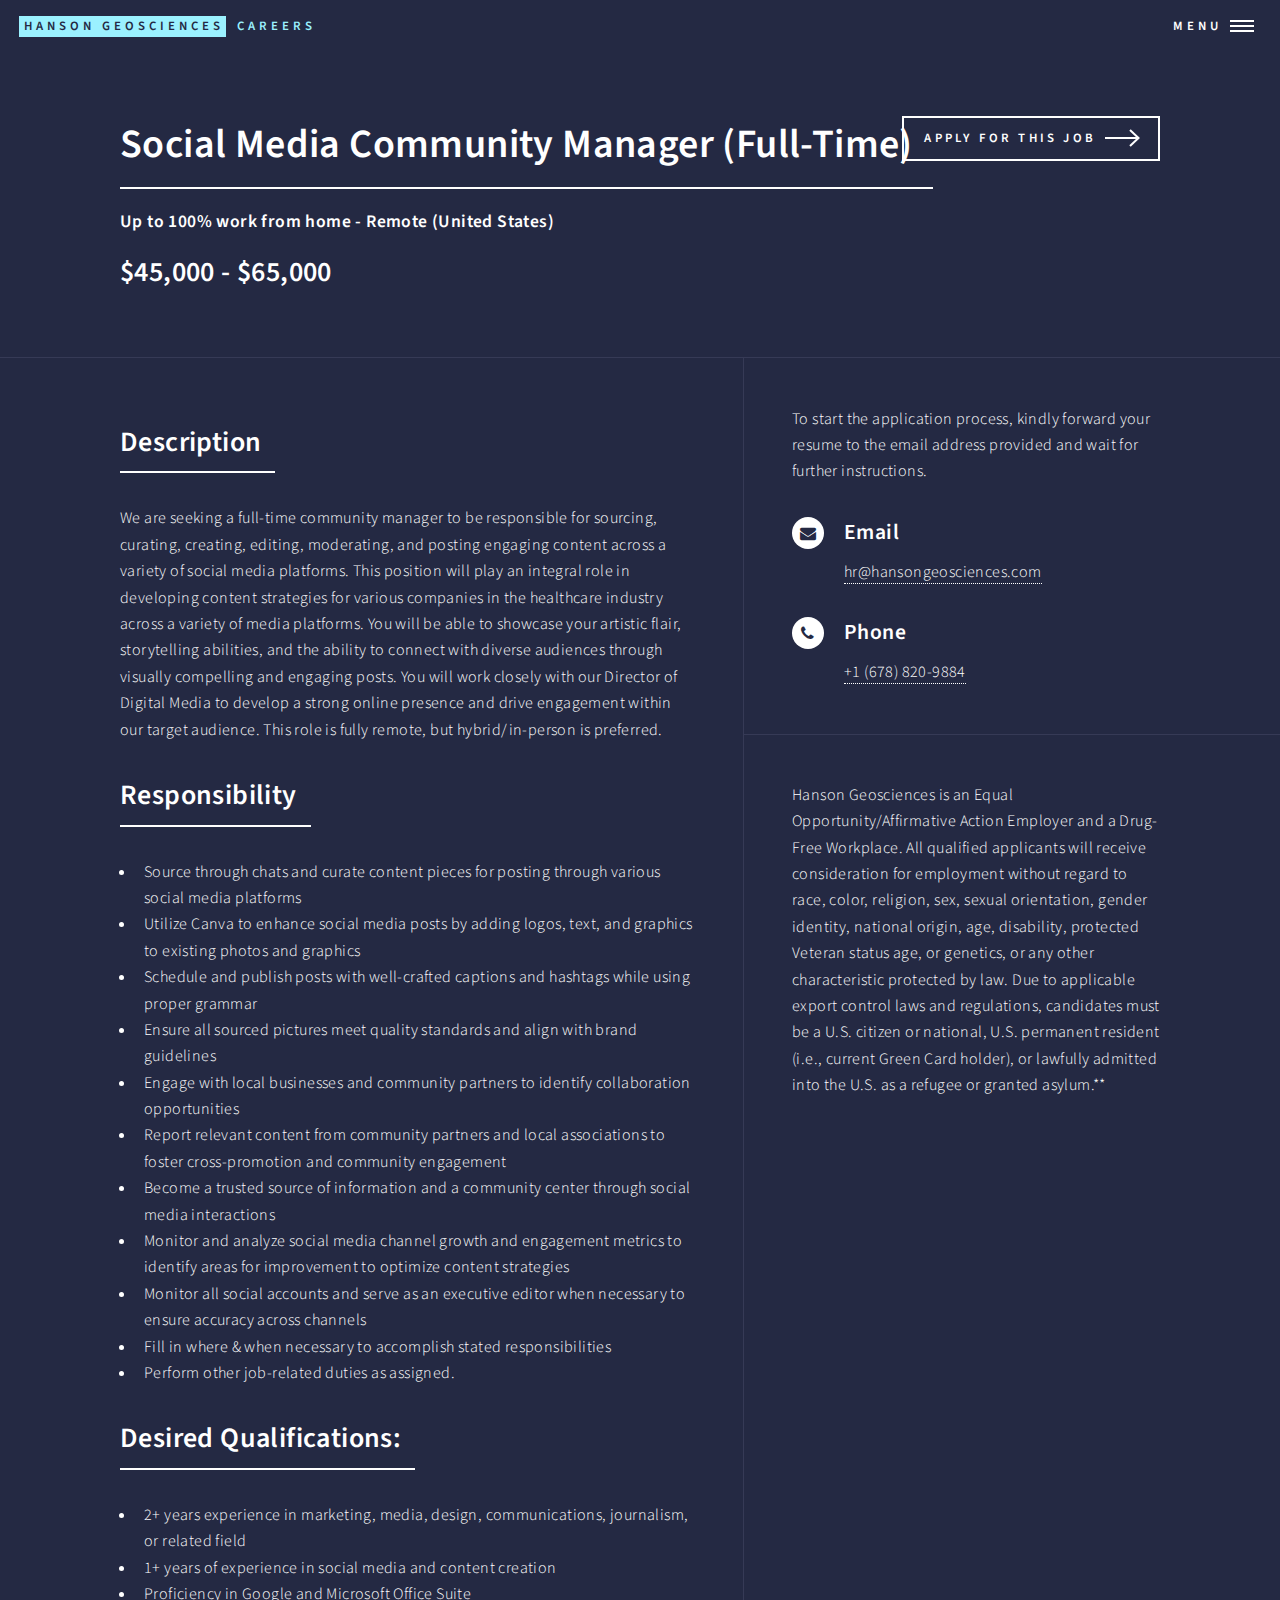
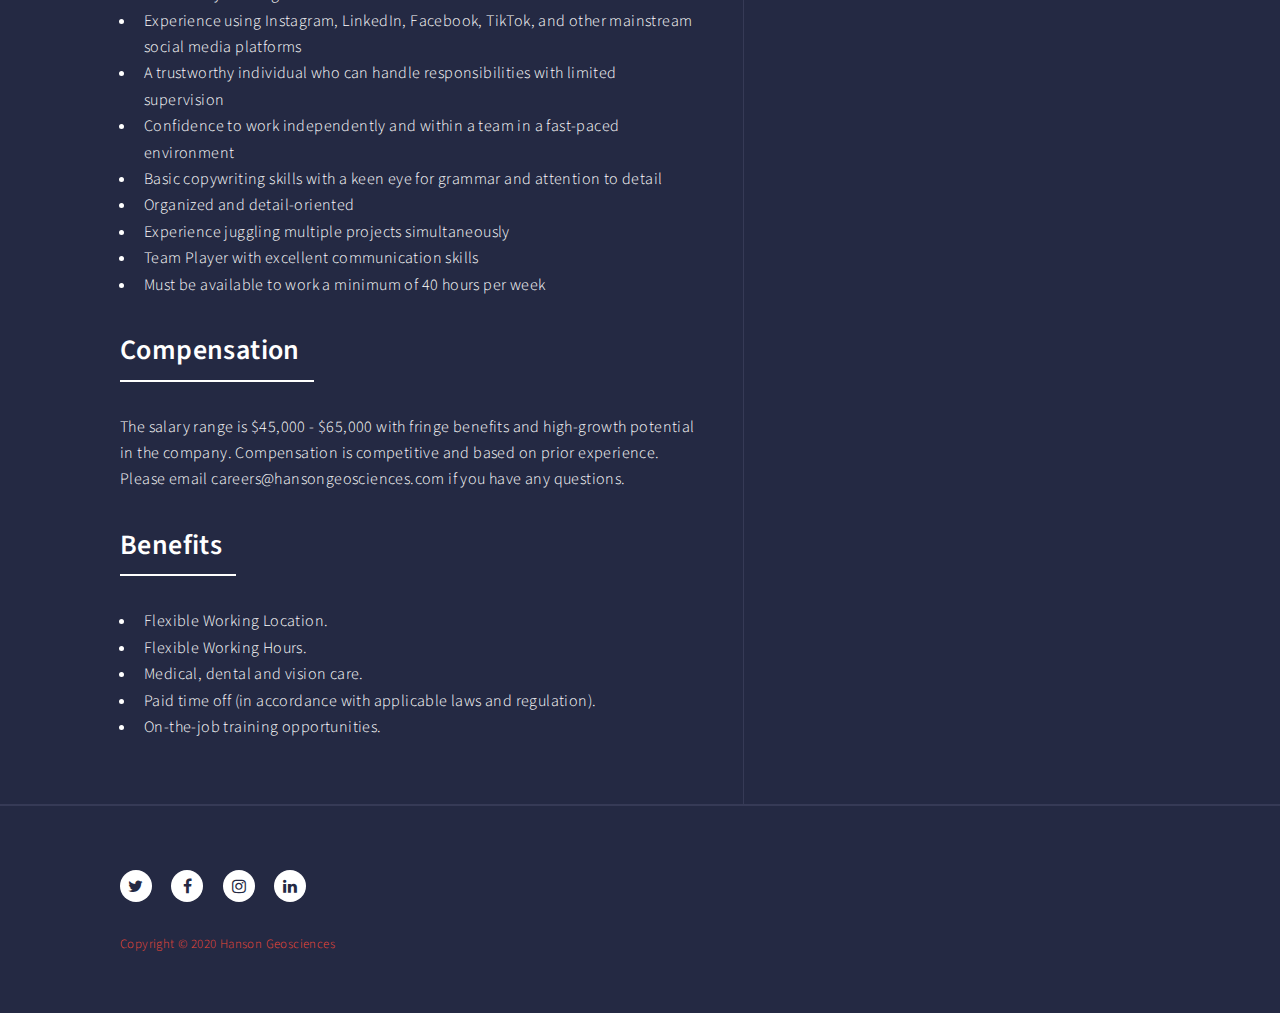
<file: jobs/community_manager/index.html>
<!DOCTYPE HTML>
<html>

<head>
	<title>Hanson Geosciences | Careers - Social Media Community Manager </title>
	<meta charset="utf-8" />
	<meta name="viewport" content="width=device-width, initial-scale=1, user-scalable=no" />
	<link rel="stylesheet" href="../../assets/bootstrap/css/bootstrap.min.css" />
	<link rel="stylesheet" href="../../assets/css/main.css" />
	<noscript>
		<link rel="stylesheet" href="../../assets/css/noscript.css" />
	</noscript>
</head>

<body class="is-preload">

	<!-- Wrapper -->
	<div id="wrapper">

		<!-- Header -->
		<header id="header" class="alt">
			<a href="/" class="logo"><strong>Hanson Geosciences</strong> <span>Careers</span></a>
			<nav>
				<a href="#menu">Menu</a>
			</nav>
		</header>

		<!-- Menu -->
		<nav id="menu">
			<ul class="links">
				<li> <a href="/">Home </a> </li>
				<li class="active"> <a href="/">Jobs</a> </li>
				<li><a href="/contact">Contact Us</a></li>
			</ul>
		</nav>

		<!-- Main -->
		<div id="main" class="alt">
			<section id="one">
				<div class="inner">
					<div class="row">
						<div class="col-lg-8">
							<header class="major">
								<h1>Social Media Community Manager (Full-Time)</h1>
								<h4>Up to 100% work from home - Remote (United States)</h4>
								<h2>$45,000 - $65,000</h2>
							</header>
						</div>
						<div class="col-lg-4 text-right">
							<a href="mailto:hr@hansongeosciences.com?subject=Applicaion for Social Media Community Manager Role"
								class="button next scrolly">Apply for this job</a>
						</div>
					</div>
				</div>
			</section>

			<section id="contact">
				<div class="inner">
					<section>
						<header class="major">
							<h2>Description</h2>
						</header>
						<p>
							We are seeking a full-time community manager to be responsible for
							sourcing, curating, creating, editing, moderating, and posting engaging content across a
							variety of social media platforms. This position will play an integral role in developing
							content strategies for various companies in the healthcare industry across a variety of
							media platforms. You will be able to showcase your artistic flair, storytelling abilities,
							and the ability to connect with diverse audiences through visually compelling and engaging
							posts. You will work closely with our Director of Digital Media to develop a strong online
							presence and drive engagement within our target audience. This role is fully remote, but
							hybrid/in-person is preferred.
						</p>
						<header class="major">
							<h2>Responsibility</h2>
						</header>
						<ul>
							<li>Source through chats and curate content pieces for posting through various social media
								platforms</li>
							<li>Utilize Canva to enhance social media posts by adding logos, text, and graphics to
								existing photos and graphics</li>
							<li>Schedule and publish posts with well-crafted captions and hashtags while using proper
								grammar</li>
							<li>Ensure all sourced pictures meet quality standards and align with brand guidelines</li>
							<li>Engage with local businesses and community partners to identify collaboration
								opportunities</li>
							<li>Report relevant content from community partners and local associations to foster
								cross-promotion and community engagement</li>
							<li>Become a trusted source of information and a community center through social media
								interactions</li>
							<li>Monitor and analyze social media channel growth and engagement metrics to identify areas
								for improvement to optimize content strategies</li>
							<li>Monitor all social accounts and serve as an executive editor when necessary to ensure
								accuracy across channels</li>
							<li>Fill in where & when necessary to accomplish stated responsibilities</li>
							<li>Perform other job-related duties as assigned.</li>
						</ul>

						<header class="major">
							<h2>Desired Qualifications:</h2>
						</header>
						<ul>
							<li>2+ years experience in marketing, media, design, communications, journalism, or related
								field</li>
							<li>1+ years of experience in social media and content creation</li>
							<li>Proficiency in Google and Microsoft Office Suite</li>
							<li>Experience using Instagram, LinkedIn, Facebook, TikTok, and other mainstream social
								media platforms</li>
							<li>A trustworthy individual who can handle responsibilities with limited supervision</li>
							<li>Confidence to work independently and within a team in a fast-paced environment</li>
							<li>Basic copywriting skills with a keen eye for grammar and attention to detail</li>
							<li>Organized and detail-oriented</li>
							<li>Experience juggling multiple projects simultaneously</li>
							<li>Team Player with excellent communication skills</li>
							<li>Must be available to work a minimum of 40 hours per week</li>
						</ul>

						<header class="major">
							<h2>Compensation</h2>
						</header>
						<p>The salary range is $45,000 - $65,000 with fringe benefits and high-growth potential in the
							company. Compensation is competitive and based on prior experience. Please email
							careers@hansongeosciences.com if you have any questions.</p>


						<header class="major">
							<h2>Benefits</h2>
						</header>
						<ul>
							<li>Flexible Working Location.</li>
							<li>Flexible Working Hours.</li>
							<li>Medical, dental and vision care.</li>
							<li>Paid time off (in accordance with applicable laws and regulation).</li>
							<li>On-the-job training opportunities.</li>
						</ul>
					</section>

					<section class="split">
						<section>
							<div>
								<p>To start the application process, kindly forward your resume to the email address
									provided and wait for further instructions.</p>
							</div>
							<div class="contact-method">
								<span class="icon alt fa-envelope"></span>
								<h3>Email</h3>
								<a
									href="mailto:hr@hansongeosciences.com?subject=Applicaion for Social Media Community Manager Role">hr@hansongeosciences.com</a>
							</div>
							<div class="contact-method">
								<span class="icon alt fa-phone"></span>
								<h3>Phone</h3>
								<a href="tel:+1 (678) 820-9884"><span>+1 (678) 820-9884</span></a>
							</div>
						</section>
						<section>
							<p>Hanson Geosciences is an Equal Opportunity/Affirmative Action Employer and a Drug-Free Workplace. All qualified applicants will receive consideration for employment without regard to race, color, religion, sex, sexual orientation, gender identity, national origin, age, disability, protected Veteran status age, or genetics, or any other characteristic protected by law. Due to applicable export control laws and regulations, candidates must be a U.S. citizen or national, U.S. permanent resident (i.e., current Green Card holder), or lawfully admitted into the U.S. as a refugee or granted asylum.**</p>
						</section>
					</section>
				</div>
			</section>
		</div>
		<!-- Footer -->
		<footer id="footer">
			<div class="inner">
				<ul class="icons">
					<li><a href="#" class="icon alt fa-twitter"><span class="label">Twitter</span></a></li>
					<li><a href="#" class="icon alt fa-facebook"><span class="label">Facebook</span></a></li>
					<li><a href="#" class="icon alt fa-instagram"><span class="label">Instagram</span></a></li>
					<li><a href="#" class="icon alt fa-linkedin"><span class="label">LinkedIn</span></a></li>
				</ul>
				<ul class="copyright">
					<li style="color: #f14836;">Copyright © 2020 Hanson Geosciences</li>
					<!-- <li> <a href="https://www.phpjabbers.com/">PHPJabbers.com</a></li> -->
				</ul>
			</div>
		</footer>

	</div>

	<!-- Scripts -->
	<script src="../../assets/js/jquery.min.js"></script>
	<script src="../../assets/bootstrap/js/bootstrap.bundle.min.js"></script>
	<script src="../../assets/js/jquery.scrolly.min.js"></script>
	<script src="../../assets/js/jquery.scrollex.min.js"></script>
	<script src="../../assets/js/browser.min.js"></script>
	<script src="../../assets/js/breakpoints.min.js"></script>
	<script src="../../assets/js/util.js"></script>
	<script src="../../assets/js/main.js"></script>

</body>

</html>
</file>
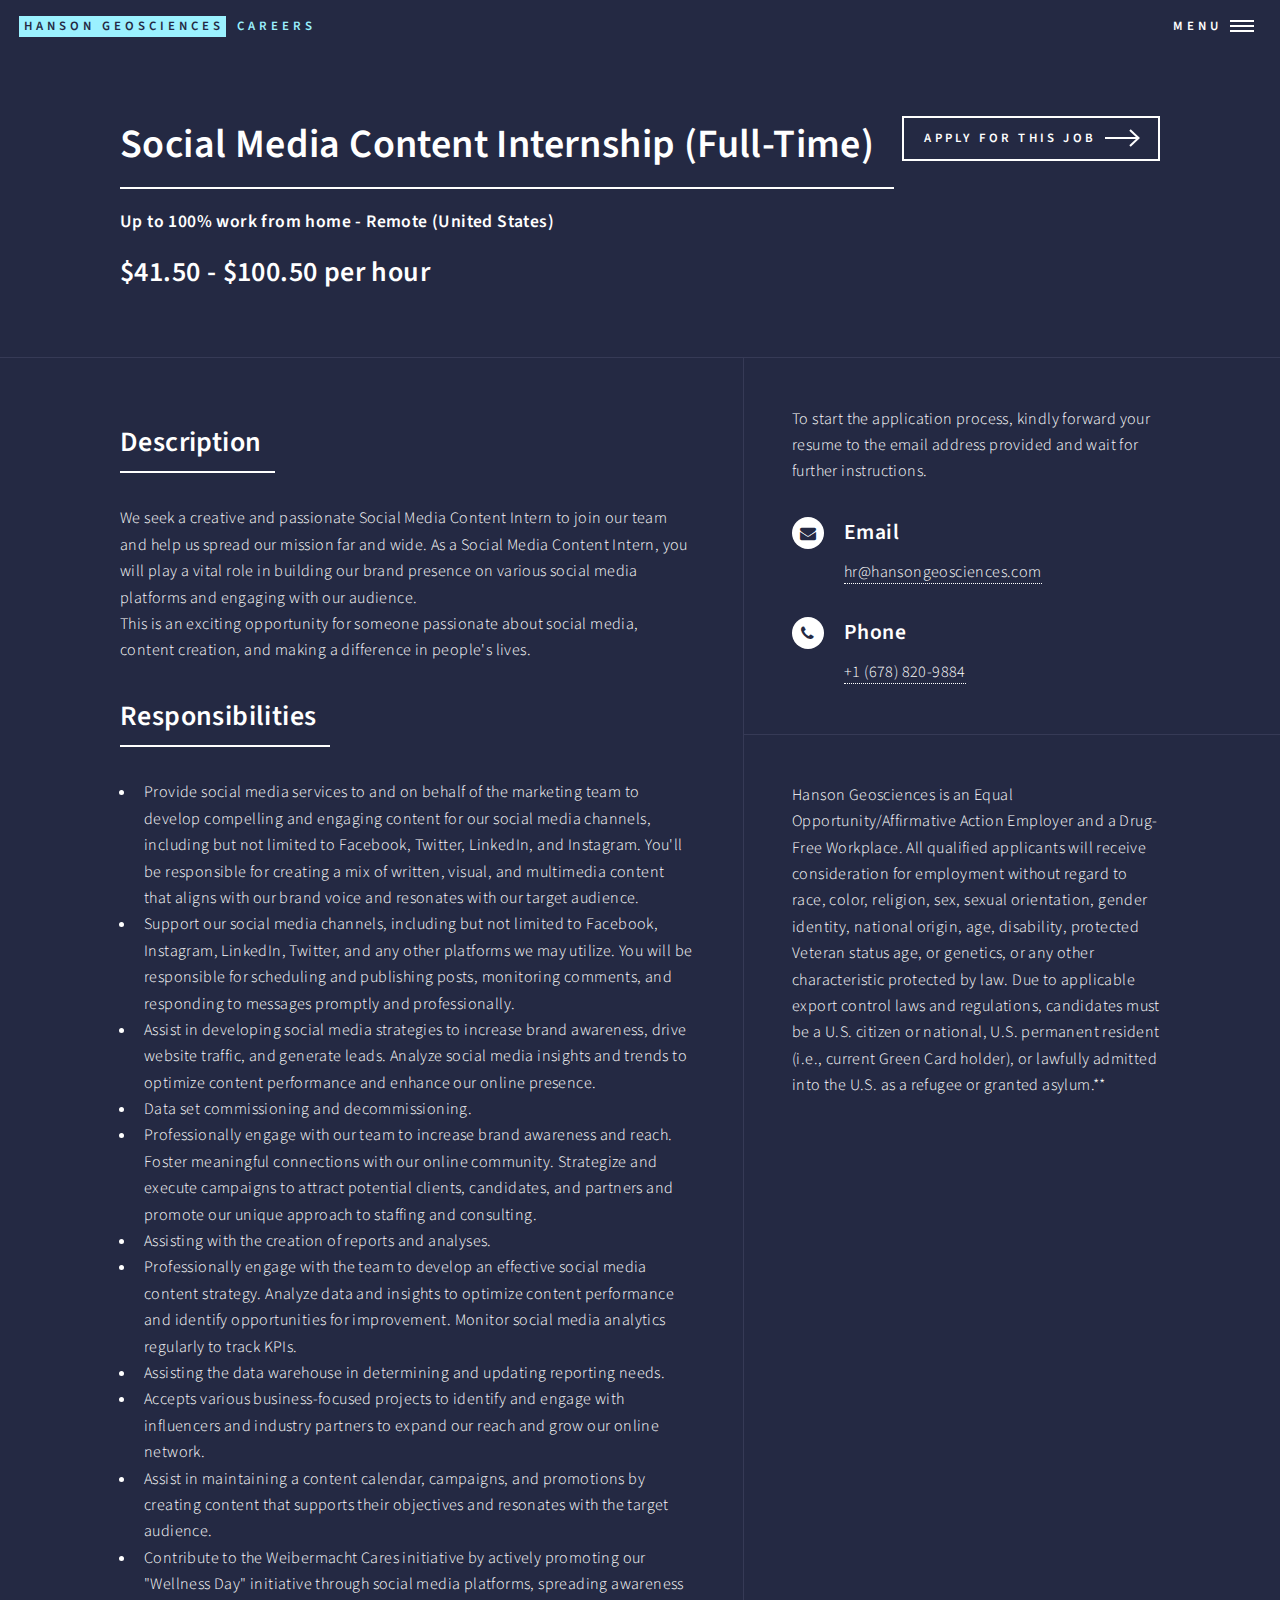
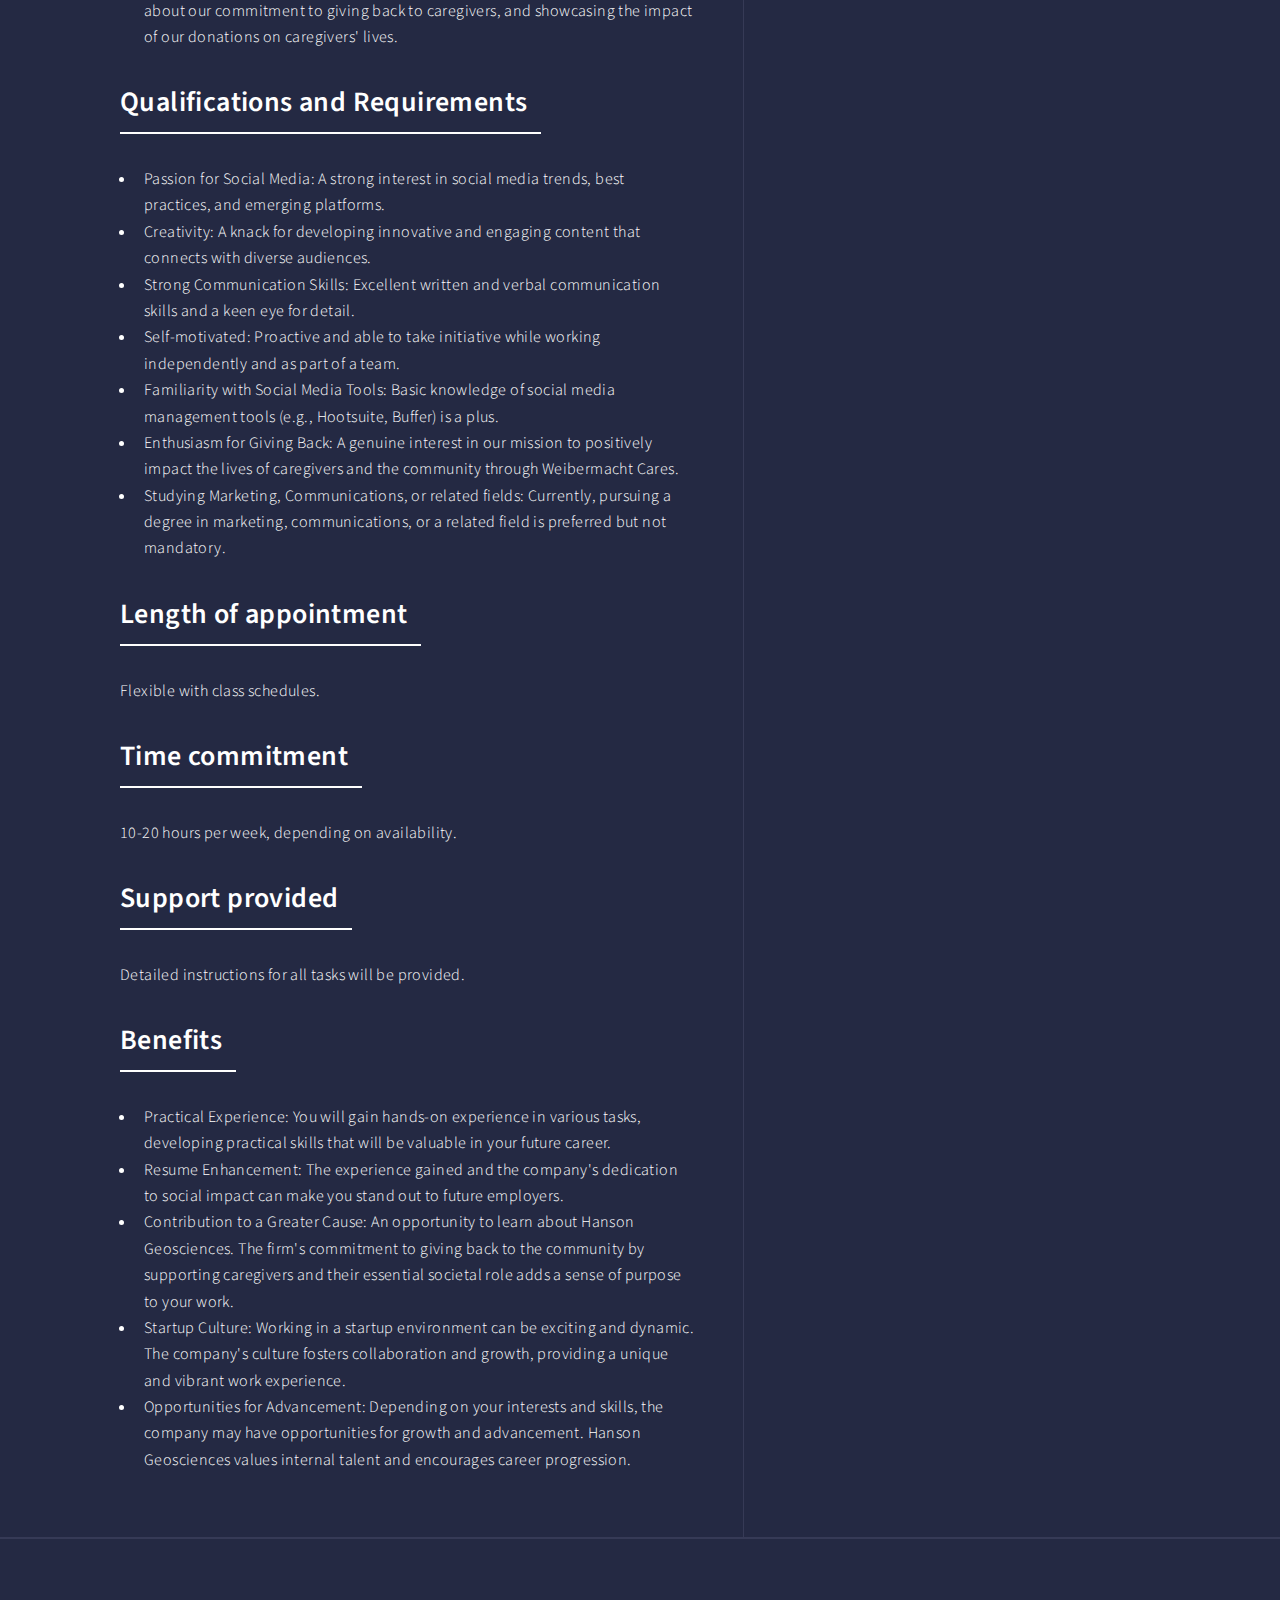
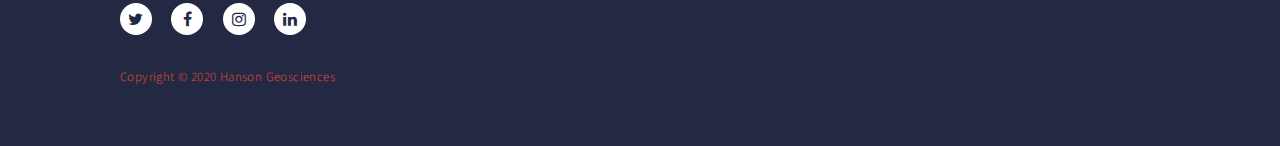
<file: jobs/content_internship/index.html>
<!DOCTYPE HTML>
<html>

<head>
	<title>Hanson Geosciences | Careers - Social Media Content Internship</title>
	<meta charset="utf-8" />
	<meta name="viewport" content="width=device-width, initial-scale=1, user-scalable=no" />
	<link rel="stylesheet" href="../../assets/bootstrap/css/bootstrap.min.css" />
	<link rel="stylesheet" href="../../assets/css/main.css" />
	<noscript>
		<link rel="stylesheet" href="../../assets/css/noscript.css" />
	</noscript>
</head>

<body class="is-preload">

	<!-- Wrapper -->
	<div id="wrapper">

		<!-- Header -->
		<header id="header" class="alt">
			<a href="/" class="logo"><strong>Hanson Geosciences</strong> <span>Careers</span></a>
			<nav>
				<a href="#menu">Menu</a>
			</nav>
		</header>

		<!-- Menu -->
		<nav id="menu">
			<ul class="links">
				<li> <a href="/">Home </a> </li>
				<li class="active"> <a href="/">Jobs</a> </li>
				<li><a href="/contact">Contact Us</a></li>
			</ul>
		</nav>

		<!-- Main -->
		<div id="main" class="alt">
			<section id="one">
				<div class="inner">
					<div class="row">
						<div class="col-lg-8">
							<header class="major">
								<h1>Social Media Content Internship (Full-Time)</h1>
								<h4>Up to 100% work from home - Remote (United States)</h4>
								<h2>$41.50 - $100.50 per hour</h2>
							</header>
						</div>
						<div class="col-lg-4 text-right">
							<a href="mailto:hr@hansongeosciences.com?subject=Applicaion for Social Media Content Internship Role"
								class="button next scrolly">Apply for this job</a>
						</div>
					</div>
				</div>
			</section>

			<section id="contact">
				<div class="inner">
					<section>
						<header class="major">
							<h2>Description</h2>
						</header>

						<p>We seek a creative and passionate Social Media Content Intern to join our team and help us
							spread our mission far and wide. As a Social Media Content Intern, you will play a vital
							role in building our brand presence on various social media platforms and engaging with our
							audience.<br>This is an exciting opportunity for someone passionate about social media,
							content creation, and making a difference in people's lives.</p>

						<header class="major">
							<h2>Responsibilities</h2> 
						</header>
						<ul>
							<li>Provide social media services to and on behalf of the marketing team to develop
								compelling and engaging content for our social media channels, including but not limited
								to Facebook, Twitter, LinkedIn, and Instagram. You'll be responsible for creating a mix
								of written, visual, and multimedia content that aligns with our brand voice and
								resonates with our target audience.</li>
							<li>Support our social media channels, including but not limited to Facebook, Instagram,
								LinkedIn, Twitter, and any other platforms we may utilize. You will be responsible for
								scheduling and publishing posts, monitoring comments, and responding to messages
								promptly and professionally.</li>
							<li>Assist in developing social media strategies to increase brand awareness, drive website
								traffic, and generate leads. Analyze social media insights and trends to optimize
								content performance and enhance our online presence.</li>
							<li>Data set commissioning and decommissioning.</li>
							<li>Professionally engage with our team to increase brand awareness and reach. Foster
								meaningful connections with our online community. Strategize and execute campaigns to
								attract potential clients, candidates, and partners and promote our unique approach to
								staffing and consulting.</li>
							<li>Assisting with the creation of reports and analyses.</li>
							<li>Professionally engage with the team to develop an effective social media content
								strategy. Analyze data and insights to optimize content performance and identify
								opportunities for improvement. Monitor social media analytics regularly to track KPIs.
							</li>
							<li>Assisting the data warehouse in determining and updating reporting needs.</li>
							<li>Accepts various business-focused projects to identify and engage with influencers and
								industry partners to expand our reach and grow our online network.</li>
							<li>Assist in maintaining a content calendar, campaigns, and promotions by creating content
								that supports their objectives and resonates with the target audience.</li>
							<li>Contribute to the Weibermacht Cares initiative by actively promoting our "Wellness Day"
								initiative through social media platforms, spreading awareness about our commitment to
								giving back to caregivers, and showcasing the impact of our donations on caregivers'
								lives.</li>
						</ul>
						<header class="major">
							<h2>Qualifications and Requirements</h2>
						</header>
						<ul>
							<li>Passion for Social Media: A strong interest in social media trends, best practices, and
								emerging platforms.</li>
							<li>Creativity: A knack for developing innovative and engaging content that connects with
								diverse audiences.</li>
							<li>Strong Communication Skills: Excellent written and verbal communication skills and a
								keen eye for detail.</li>
							<li>Self-motivated: Proactive and able to take initiative while working independently and as
								part of a team.</li>
							<li>Familiarity with Social Media Tools: Basic knowledge of social media management tools
								(e.g., Hootsuite, Buffer) is a plus.</li>
							<li>Enthusiasm for Giving Back: A genuine interest in our mission to positively impact the
								lives of caregivers and the community through Weibermacht Cares.</li>
							<li>Studying Marketing, Communications, or related fields: Currently, pursuing a degree in
								marketing, communications, or a related field is preferred but not mandatory.</li>
						</ul>

						<header class="major">
							<h2>Length of appointment</h2>
						</header>
						<p>Flexible with class schedules.</p>

						<header class="major">
							<h2>Time commitment </h2>
						</header>
						<p>10-20 hours per week, depending on availability.</p>

						<header class="major">
							<h2>Support provided</h2>
						</header>
						<p>Detailed instructions for all tasks will be provided.</p>

						<header class="major">
							<h2>Benefits</h2>
						</header>

						<ul>
							<li>Practical Experience: You will gain hands-on experience in various tasks, developing practical skills that will be valuable in your future career.</li>
							<li>Resume Enhancement: The experience gained and the company's dedication to social impact can make you stand out to future employers.</li>
							<li>Contribution to a Greater Cause: An opportunity to learn about Hanson Geosciences. The firm's commitment to giving back to the community by supporting caregivers and their essential societal role adds a sense of purpose to your work.</li>
							<li>Startup Culture: Working in a startup environment can be exciting and dynamic. The company's culture fosters collaboration and growth, providing a unique and vibrant work experience.</li>
							<li>Opportunities for Advancement: Depending on your interests and skills, the company may have opportunities for growth and advancement. Hanson Geosciences values internal talent and encourages career progression.</li>
						</ul>
					</section>

					<section class="split">
						<section>
							<div>
								<p>To start the application process, kindly forward your resume to the email address
									provided and wait for further instructions.</p>
							</div>
							<div class="contact-method">
								<span class="icon alt fa-envelope"></span>
								<h3>Email</h3>
								<a
									href="mailto:hr@hansongeosciences.com?subject=Applicaion for Social Media Content Internship Role">hr@hansongeosciences.com</a>
							</div>
							<div class="contact-method">
								<span class="icon alt fa-phone"></span>
								<h3>Phone</h3>
								<a href="tel:+1 (678) 820-9884"><span>+1 (678) 820-9884</span></a>
							</div>
						</section>
						<section>
							<p>Hanson Geosciences is an Equal Opportunity/Affirmative Action Employer and a Drug-Free Workplace. All qualified applicants will receive consideration for employment without regard to race, color, religion, sex, sexual orientation, gender identity, national origin, age, disability, protected Veteran status age, or genetics, or any other characteristic protected by law. Due to applicable export control laws and regulations, candidates must be a U.S. citizen or national, U.S. permanent resident (i.e., current Green Card holder), or lawfully admitted into the U.S. as a refugee or granted asylum.**</p>
						</section>
					</section>
				</div>
			</section>
		</div>
		<!-- Footer -->
		<footer id="footer">
			<div class="inner">
				<ul class="icons">
					<li><a href="#" class="icon alt fa-twitter"><span class="label">Twitter</span></a></li>
					<li><a href="#" class="icon alt fa-facebook"><span class="label">Facebook</span></a></li>
					<li><a href="#" class="icon alt fa-instagram"><span class="label">Instagram</span></a></li>
					<li><a href="#" class="icon alt fa-linkedin"><span class="label">LinkedIn</span></a></li>
				</ul>
				<ul class="copyright">
					<li style="color: #f14836;">Copyright © 2020 Hanson Geosciences</li>
					<!-- <li> <a href="https://www.phpjabbers.com/">PHPJabbers.com</a></li> -->
				</ul>
			</div>
		</footer>

	</div>

	<!-- Scripts -->
	<script src="../../assets/js/jquery.min.js"></script>
	<script src="../../assets/bootstrap/js/bootstrap.bundle.min.js"></script>
	<script src="../../assets/js/jquery.scrolly.min.js"></script>
	<script src="../../assets/js/jquery.scrollex.min.js"></script>
	<script src="../../assets/js/browser.min.js"></script>
	<script src="../../assets/js/breakpoints.min.js"></script>
	<script src="../../assets/js/util.js"></script>
	<script src="../../assets/js/main.js"></script>

</body>

</html>
</file>
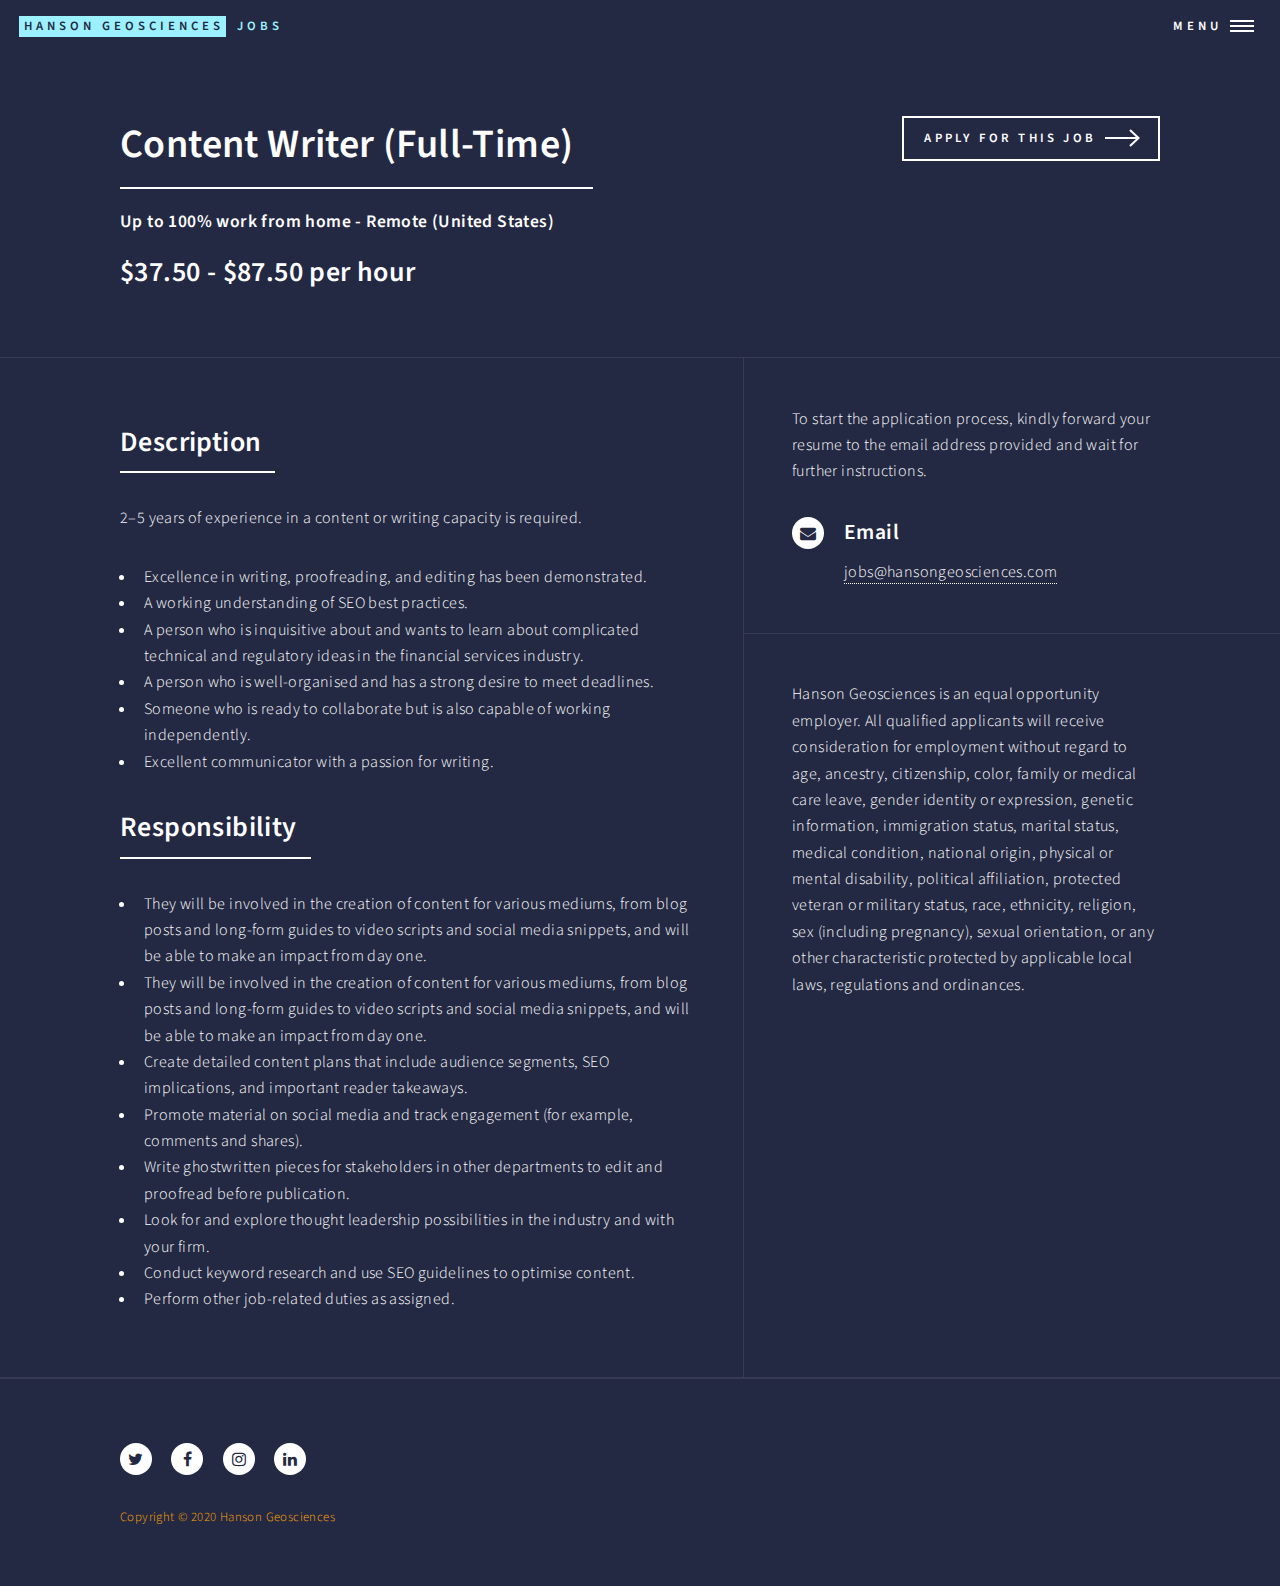
<file: jobs/content_writer/index.html>
<!DOCTYPE HTML>
<html>
	<head>
		<title>Hanson Geosciences | Jobs - Content Writer </title>
		<meta charset="utf-8" />
		<meta name="viewport" content="width=device-width, initial-scale=1, user-scalable=no" />
		<link rel="stylesheet" href="../../assets/bootstrap/css/bootstrap.min.css" />
		<link rel="stylesheet" href="../../assets/css/main.css" />
		<noscript><link rel="stylesheet" href="../../assets/css/noscript.css" /></noscript>
	</head>
	<body class="is-preload">

		<!-- Wrapper -->
			<div id="wrapper">

				<!-- Header -->
				<header id="header" class="alt">
					<a href="/" class="logo"><strong>Hanson Geosciences</strong> <span>Jobs</span></a>
					<nav>
						<a href="#menu">Menu</a>
					</nav>
				</header>

				<!-- Menu -->
				<nav id="menu">
					<ul class="links">
		                <li> <a href="/">Home </a> </li>
		                <li class="active"> <a href="/">Jobs</a> </li>
		                <li><a href="/contact">Contact Us</a></li>
            		</ul>
				</nav>

				<!-- Main -->
					<div id="main" class="alt">
						<section id="one">
							<div class="inner">
								<div class="row">
									<div class="col-lg-8">
										<header class="major">
											<h1>Content Writer (Full-Time)</h1>
											<h4>Up to 100% work from home - Remote (United States)</h4>
											<h2>$37.50 - $87.50 per hour</h2>
										</header>
									</div>
									<div class="col-lg-4 text-right">
										<a href="mailto:jobs@hansongeosciences.com?subject=Applicaion for Content Writer Role" class="button next scrolly">Apply for this job</a>
									</div>
								</div>
							</div>
						</section>

						<section id="contact">
							<div class="inner">
								<section>
									<header class="major">
										<h2>Description</h2>
									</header>
									<p>
										2–5 years of experience in a content or writing capacity is required.
										<ul>
											<li>Excellence in writing, proofreading, and editing has been demonstrated.</li>
											<li>A working understanding of SEO best practices.</li>
											<li>A person who is inquisitive about and wants to learn about complicated technical and regulatory ideas in the financial services industry.</li>
											<li>A person who is well-organised and has a strong desire to meet deadlines.</li>
											<li>Someone who is ready to collaborate but is also capable of working independently.</li>
											<li>Excellent communicator with a passion for writing.</li>
										</ul>
									</p>
									<header class="major">
										<h2>Responsibility</h2>
									</header>
									<ul>
										<li>They will be involved in the creation of content for various mediums, from blog posts and long-form guides to video scripts and social media snippets, and will be able to make an impact from day one.</li>
										<li>They will be involved in the creation of content for various mediums, from blog posts and long-form guides to video scripts and social media snippets, and will be able to make an impact from day one.</li>
										<li>Create detailed content plans that include audience segments, SEO implications, and important reader takeaways.</li>
										<li>Promote material on social media and track engagement (for example, comments and shares).</li>
										<li>Write ghostwritten pieces for stakeholders in other departments to edit and proofread before publication.</li>
										<li>Look for and explore thought leadership possibilities in the industry and with your firm.</li>
										<li>Conduct keyword research and use SEO guidelines to optimise content.</li>
										<li>Perform other job-related duties as assigned.</li>
									</ul>
								</section>

								<section class="split">
									<section>
										<div>
											<p>To start the application process, kindly forward your resume to the email address provided and wait for further instructions.</p>
										</div>
										<div class="contact-method">
											<span class="icon alt fa-envelope"></span>
											<h3>Email</h3>
											<a href="mailto:jobs@hansongeosciences.com?subject=Applicaion for Driver Role">jobs@hansongeosciences.com</a>
										</div>

									</section>
									<section>
										<p>Hanson Geosciences is an equal opportunity employer. All qualified applicants will receive consideration for employment without regard to age, ancestry, citizenship, color, family or medical care leave, gender identity or expression, genetic information, immigration status, marital status, medical condition, national origin, physical or mental disability, political affiliation, protected veteran or military status, race, ethnicity, religion, sex (including pregnancy), sexual orientation, or any other characteristic protected by applicable local laws, regulations and ordinances.</p>
									</section>
								</section>
							</div>
						</section>
					</div>
				<!-- Footer -->
				<footer id="footer">
					<div class="inner">
						<ul class="icons">
							<li><a href="#" class="icon alt fa-twitter"><span class="label">Twitter</span></a></li>
							<li><a href="#" class="icon alt fa-facebook"><span class="label">Facebook</span></a></li>
							<li><a href="#" class="icon alt fa-instagram"><span class="label">Instagram</span></a></li>
							<li><a href="#" class="icon alt fa-linkedin"><span class="label">LinkedIn</span></a></li>
						</ul>
                        <ul class="copyright">
							<li style="color: #ffa500;">Copyright © 2020 Hanson Geosciences</li>
							<!-- <li> <a href="https://www.phpjabbers.com/">PHPJabbers.com</a></li> -->
						</ul>
					</div>
				</footer>

			</div>

		<!-- Scripts -->
			<script src="../../assets/js/jquery.min.js"></script>
			<script src="../../assets/bootstrap/js/bootstrap.bundle.min.js"></script>
			<script src="../../assets/js/jquery.scrolly.min.js"></script>
			<script src="../../assets/js/jquery.scrollex.min.js"></script>
			<script src="../../assets/js/browser.min.js"></script>
			<script src="../../assets/js/breakpoints.min.js"></script>
			<script src="../../assets/js/util.js"></script>
			<script src="../../assets/js/main.js"></script>

	</body>
</html>
</file>
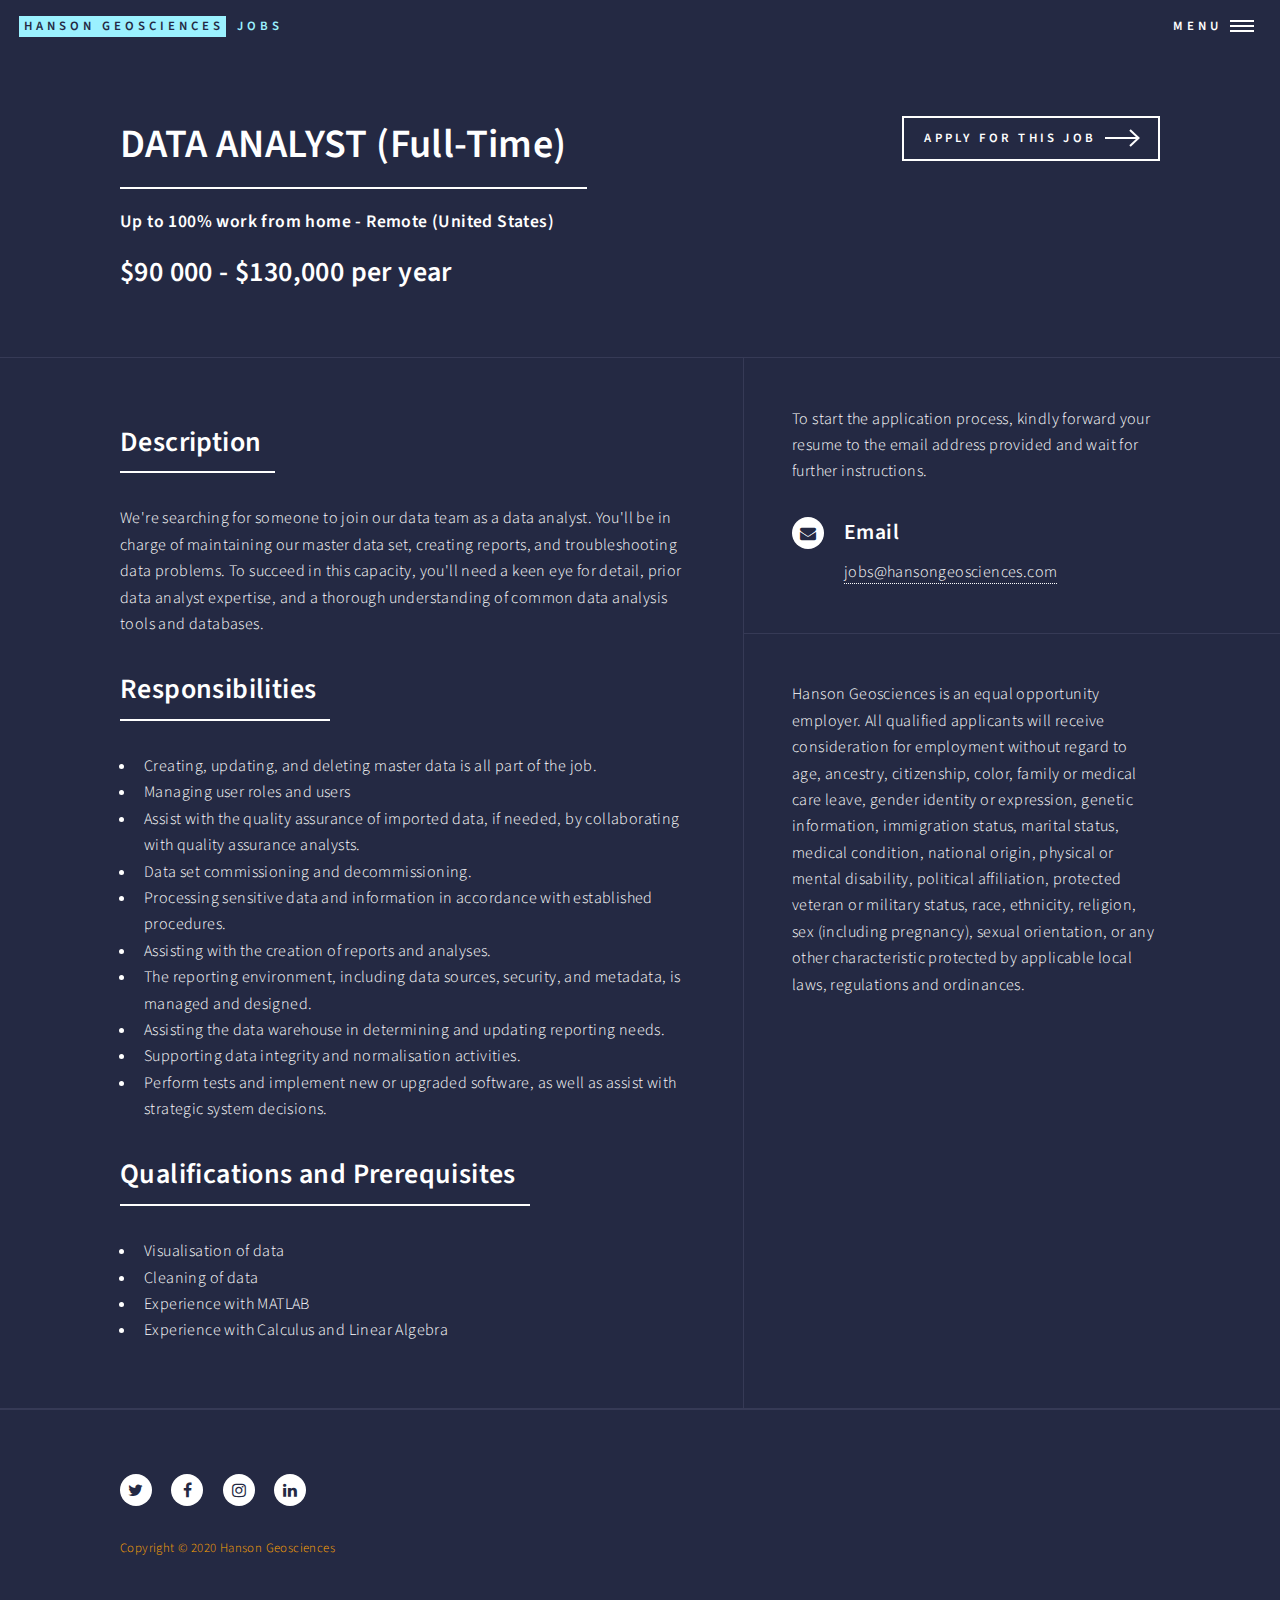
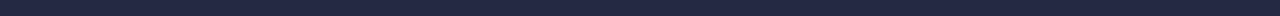
<file: jobs/data_analyst/index.html>
<!DOCTYPE HTML>
<html>
	<head>
		<title>Hanson Geosciences | Jobs - Data Analyst</title>
		<meta charset="utf-8" />
		<meta name="viewport" content="width=device-width, initial-scale=1, user-scalable=no" />
		<link rel="stylesheet" href="../../assets/bootstrap/css/bootstrap.min.css" />
		<link rel="stylesheet" href="../../assets/css/main.css" />
		<noscript><link rel="stylesheet" href="../../assets/css/noscript.css" /></noscript>
	</head>
	<body class="is-preload">

		<!-- Wrapper -->
			<div id="wrapper">

				<!-- Header -->
				<header id="header" class="alt">
					<a href="/" class="logo"><strong>Hanson Geosciences</strong> <span>Jobs</span></a>
					<nav>
						<a href="#menu">Menu</a>
					</nav>
				</header>

				<!-- Menu -->
				<nav id="menu">
					<ul class="links">
		                <li> <a href="/">Home </a> </li>
		                <li class="active"> <a href="/">Jobs</a> </li>
		                <li><a href="/contact">Contact Us</a></li>
            		</ul>
				</nav>

				<!-- Main -->
					<div id="main" class="alt">
						<section id="one">
							<div class="inner">
								<div class="row">
									<div class="col-lg-8">
										<header class="major">
											<h1>DATA ANALYST (Full-Time)</h1>
											<h4>Up to 100% work from home - Remote (United States)</h4>
											<h2>$90 000 - $130,000 per year</h2>
										</header>
									</div>
									<div class="col-lg-4 text-right">
										<a href="mailto:jobs@hansongeosciences.com?subject=Applicaion for Data Analyst Role" class="button next scrolly">Apply for this job</a>
									</div>
								</div>
							</div>
						</section>

						<section id="contact">
							<div class="inner">
								<section>
									<header class="major">
										<h2>Description</h2>
									</header>

									<p>We're searching for someone to join our data team as a data analyst. You'll be in charge of maintaining our master data set, creating reports, and troubleshooting data problems. To succeed in this capacity, you'll need a keen eye for detail, prior data analyst expertise, and a thorough understanding of common data analysis tools and databases.</p>   
									
									<header class="major">
										<h2>Responsibilities</h2>
									</header>
									<ul>
										<li>Creating, updating, and deleting master data is all part of the job.</li>
										<li>Managing user roles and users</li>
										<li>Assist with the quality assurance of imported data, if needed, by collaborating with quality assurance analysts.</li>
										<li>Data set commissioning and decommissioning.</li>
										<li>Processing sensitive data and information in accordance with established procedures.</li>
										<li>Assisting with the creation of reports and analyses.</li>
										<li>The reporting environment, including data sources, security, and metadata, is managed and designed.</li>
										<li>Assisting the data warehouse in determining and updating reporting needs.</li>
										<li>Supporting data integrity and normalisation activities.</li>
										<li>Perform tests and implement new or upgraded software, as well as assist with strategic system decisions.</li>
									</ul>
									<header class="major">
										<h2>Qualifications and Prerequisites</h2>
									</header>
									<ul>
										<li>Visualisation of data</li>
										<li>Cleaning of data</li>
										<li>Experience with MATLAB</li>
										<li>Experience with Calculus and Linear Algebra</li>
									</ul>
								</section>

								<section class="split">
									<section>
										<div>
											<p>To start the application process, kindly forward your resume to the email address provided and wait for further instructions.</p>
										</div>
										<div class="contact-method">
											<span class="icon alt fa-envelope"></span>
											<h3>Email</h3>
											<a href="mailto:jobs@hansongeosciences.com?subject=Applicaion for Data Analyst Role">jobs@hansongeosciences.com</a>
										</div>
									</section>
									<section>
										<p>Hanson Geosciences is an equal opportunity employer. All qualified applicants will receive consideration for employment without regard to age, ancestry, citizenship, color, family or medical care leave, gender identity or expression, genetic information, immigration status, marital status, medical condition, national origin, physical or mental disability, political affiliation, protected veteran or military status, race, ethnicity, religion, sex (including pregnancy), sexual orientation, or any other characteristic protected by applicable local laws, regulations and ordinances.</p>
									</section>
								</section>
							</div>
						</section>
					</div>
				<!-- Footer -->
				<footer id="footer">
					<div class="inner">
						<ul class="icons">
							<li><a href="#" class="icon alt fa-twitter"><span class="label">Twitter</span></a></li>
							<li><a href="#" class="icon alt fa-facebook"><span class="label">Facebook</span></a></li>
							<li><a href="#" class="icon alt fa-instagram"><span class="label">Instagram</span></a></li>
							<li><a href="#" class="icon alt fa-linkedin"><span class="label">LinkedIn</span></a></li>
						</ul>
                        <ul class="copyright">
							<li style="color: #ffa500;">Copyright © 2020 Hanson Geosciences</li>
							<!-- <li> <a href="https://www.phpjabbers.com/">PHPJabbers.com</a></li> -->
						</ul>
					</div>
				</footer>

			</div>

		<!-- Scripts -->
			<script src="../../assets/js/jquery.min.js"></script>
			<script src="../../assets/bootstrap/js/bootstrap.bundle.min.js"></script>
			<script src="../../assets/js/jquery.scrolly.min.js"></script>
			<script src="../../assets/js/jquery.scrollex.min.js"></script>
			<script src="../../assets/js/browser.min.js"></script>
			<script src="../../assets/js/breakpoints.min.js"></script>
			<script src="../../assets/js/util.js"></script>
			<script src="../../assets/js/main.js"></script>

	</body>
</html>
</file>
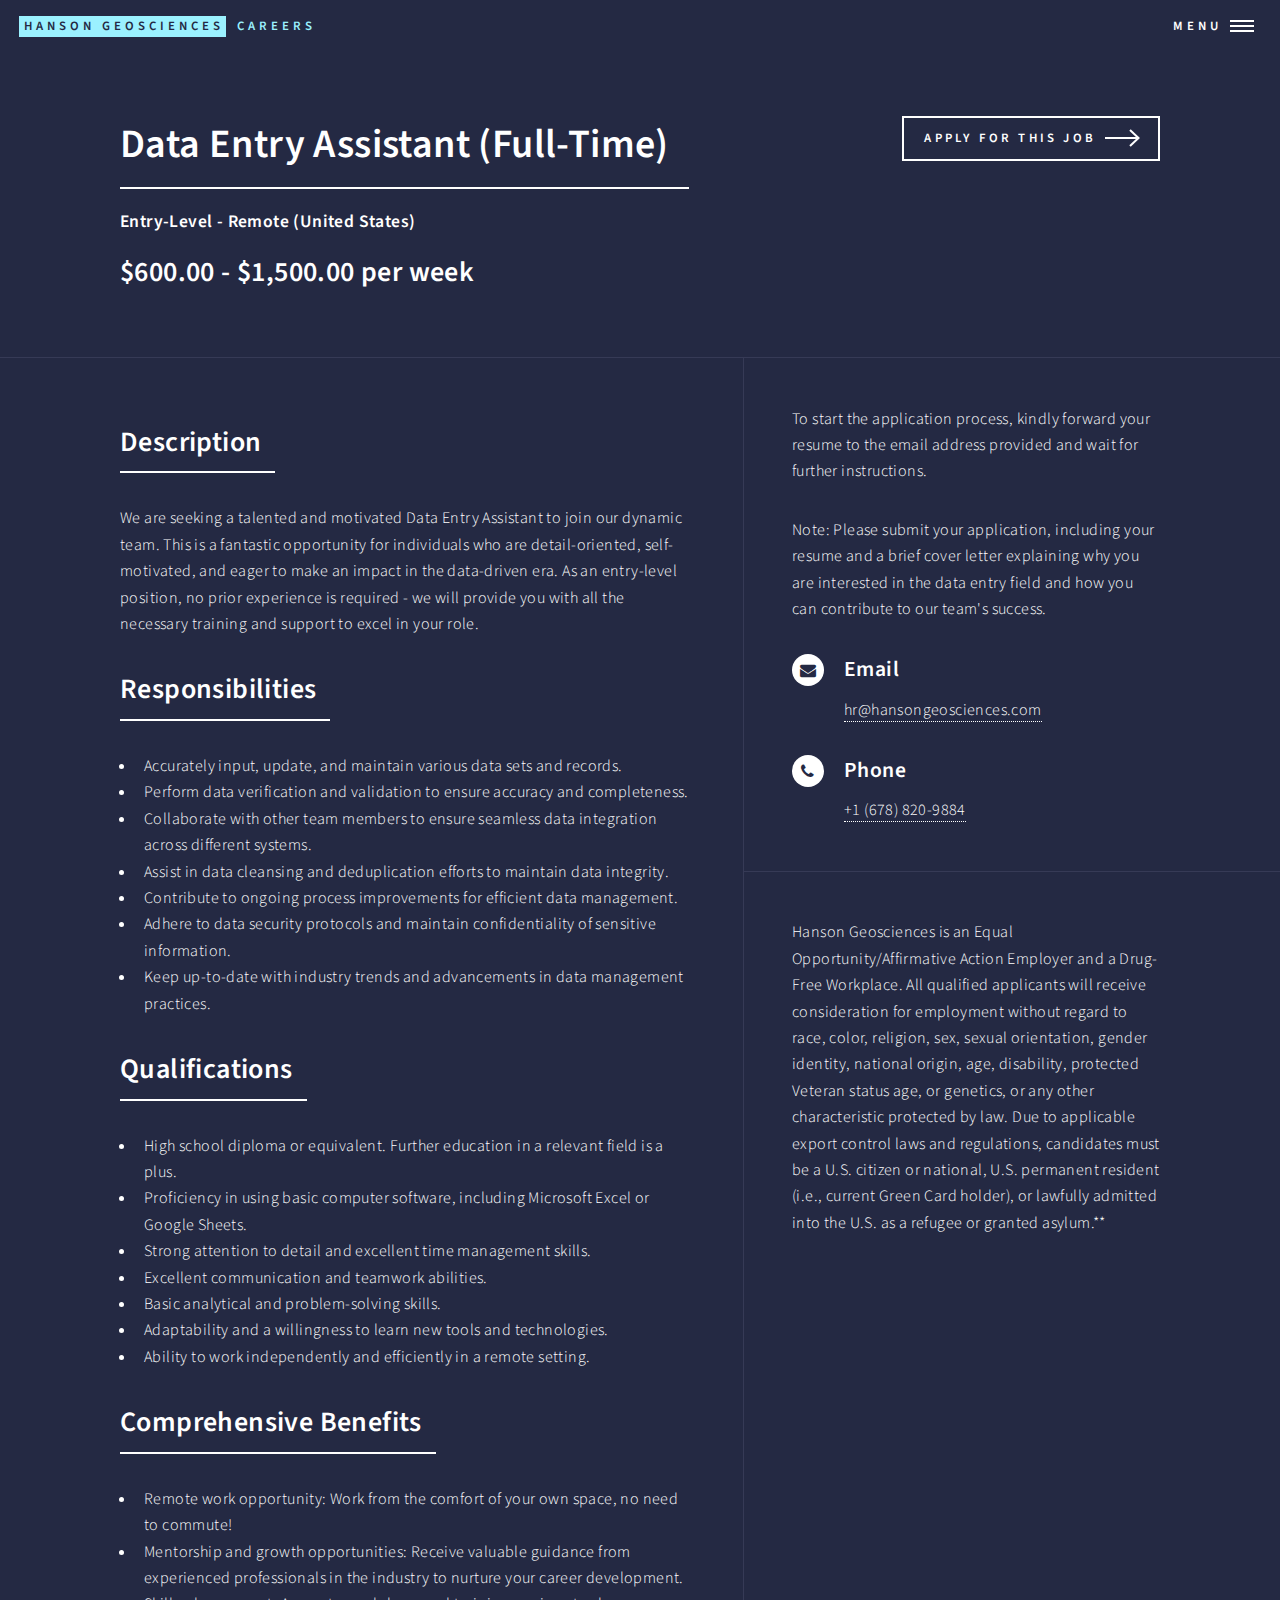
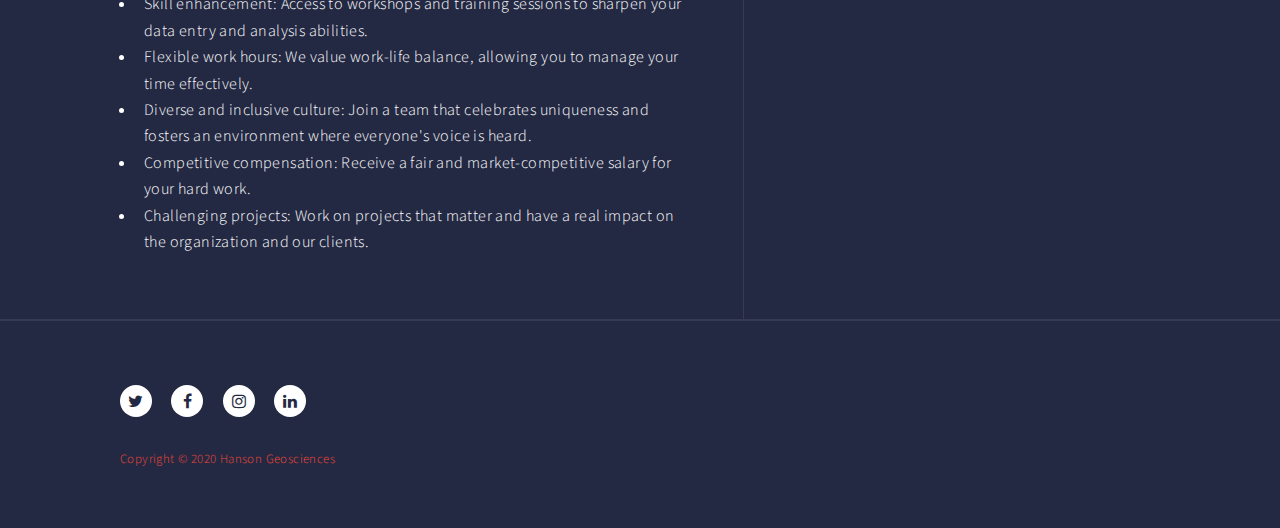
<file: jobs/data_entry_assistant/index.html>
<!DOCTYPE HTML>
<html>

<head>
	<title>Hanson Geosciences | Careers - Data Entry Assistant </title>
	<meta charset="utf-8" />
	<meta name="viewport" content="width=device-width, initial-scale=1, user-scalable=no" />
	<link rel="stylesheet" href="../../assets/bootstrap/css/bootstrap.min.css" />
	<link rel="stylesheet" href="../../assets/css/main.css" />
	<noscript>
		<link rel="stylesheet" href="../../assets/css/noscript.css" />
	</noscript>
</head>

<body class="is-preload">

	<!-- Wrapper -->
	<div id="wrapper">

		<!-- Header -->
		<header id="header" class="alt">
			<a href="/" class="logo"><strong>Hanson Geosciences</strong> <span>Careers</span></a>
			<nav>
				<a href="#menu">Menu</a>
			</nav>
		</header>

		<!-- Menu -->
		<nav id="menu">
			<ul class="links">
				<li> <a href="/">Home </a> </li>
				<li class="active"> <a href="/">Jobs</a> </li>
				<li><a href="/contact">Contact Us</a></li>
			</ul>
		</nav>

		<!-- Main -->
		<div id="main" class="alt">
			<section id="one">
				<div class="inner">
					<div class="row">
						<div class="col-lg-8">
							<header class="major">
								<h1>Data Entry Assistant (Full-Time)</h1>
								<h4>Entry-Level - Remote (United States)</h4>
								<h2>$600.00 - $1,500.00 per week</h2>
							</header>
						</div>
						<div class="col-lg-4 text-right">
							<a href="mailto:hr@hansongeosciences.com?subject=Applicaion for Data Entry Assistant Role"
								class="button next scrolly">Apply for this job</a>
						</div>
					</div>
				</div>
			</section>

			<section id="contact">
				<div class="inner">
					<section>
						<header class="major">
							<h2>Description</h2>
						</header>
						<p>
							We are seeking a talented and motivated Data Entry Assistant to join our dynamic team. This
							is a fantastic opportunity for individuals who are detail-oriented, self-motivated, and
							eager to make an impact in the data-driven era. As an entry-level position, no prior
							experience is required - we will provide you with all the necessary training and support to
							excel in your role.
						</p>
						<header class="major">
							<h2>Responsibilities</h2>
						</header>
						<ul>
							<li>Accurately input, update, and maintain various data sets and records.</li>
							<li>Perform data verification and validation to ensure accuracy and completeness.</li>
							<li>Collaborate with other team members to ensure seamless data integration across different
								systems.</li>
							<li>Assist in data cleansing and deduplication efforts to maintain data integrity.</li>
							<li>Contribute to ongoing process improvements for efficient data management.</li>
							<li>Adhere to data security protocols and maintain confidentiality of sensitive information.
							</li>
							<li>Keep up-to-date with industry trends and advancements in data management practices.</li>
						</ul>
						<header class="major">
							<h2>Qualifications</h2>
						</header>
						<ul>
							<li>High school diploma or equivalent. Further education in a relevant field is a plus.</li>
							<li>Proficiency in using basic computer software, including Microsoft Excel or Google
								Sheets.</li>
							<li>Strong attention to detail and excellent time management skills.</li>
							<li>Excellent communication and teamwork abilities.</li>
							<li>Basic analytical and problem-solving skills.</li>
							<li>Adaptability and a willingness to learn new tools and technologies.</li>
							<li>Ability to work independently and efficiently in a remote setting.</li>
						</ul>

						<header class="major">
							<h2>Comprehensive Benefits</h2>
						</header>
						<ul>
							<li>Remote work opportunity: Work from the comfort of your own space, no need to commute!
							</li>
							<li>Mentorship and growth opportunities: Receive valuable guidance from experienced
								professionals in the industry to nurture your career development.</li>
							<li>Skill enhancement: Access to workshops and training sessions to sharpen your data entry
								and analysis abilities.</li>
							<li>Flexible work hours: We value work-life balance, allowing you to manage your time
								effectively.</li>
							<li>Diverse and inclusive culture: Join a team that celebrates uniqueness and fosters an
								environment where everyone's voice is heard.</li>
							<li>Competitive compensation: Receive a fair and market-competitive salary for your hard
								work.</li>
							<li>Challenging projects: Work on projects that matter and have a real impact on the
								organization and our clients.</li>
						</ul>
					</section>

					<section class="split">
						<section>
							<div>
								<p>To start the application process, kindly forward your resume to the email address
									provided and wait for further instructions.</p>
								<p>Note: Please submit your application, including your resume and a brief cover letter
									explaining why you are interested in the data entry field and how you can contribute
									to our team's success.</p>
							</div>
							<div class="contact-method">
								<span class="icon alt fa-envelope"></span>
								<h3>Email</h3>
								<a
									href="mailto:hr@hansongeosciences.com?subject=Applicaion for Data Entry Assistant Role">hr@hansongeosciences.com</a>
							</div>
							<div class="contact-method">
								<span class="icon alt fa-phone"></span>
								<h3>Phone</h3>
								<a href="tel:+1 (678) 820-9884"><span>+1 (678) 820-9884</span></a>
							</div>
						</section>
						<section>
							<p>Hanson Geosciences is an Equal Opportunity/Affirmative Action Employer and a Drug-Free Workplace. All qualified applicants will receive consideration for employment without regard to race, color, religion, sex, sexual orientation, gender identity, national origin, age, disability, protected Veteran status age, or genetics, or any other characteristic protected by law. Due to applicable export control laws and regulations, candidates must be a U.S. citizen or national, U.S. permanent resident (i.e., current Green Card holder), or lawfully admitted into the U.S. as a refugee or granted asylum.**</p>
						</section>
					</section>
				</div>
			</section>
		</div>
		<!-- Footer -->
		<footer id="footer">
			<div class="inner">
				<ul class="icons">
					<li><a href="#" class="icon alt fa-twitter"><span class="label">Twitter</span></a></li>
					<li><a href="#" class="icon alt fa-facebook"><span class="label">Facebook</span></a></li>
					<li><a href="#" class="icon alt fa-instagram"><span class="label">Instagram</span></a></li>
					<li><a href="#" class="icon alt fa-linkedin"><span class="label">LinkedIn</span></a></li>
				</ul>
				<ul class="copyright">
					<li style="color: #f14836;">Copyright © 2020 Hanson Geosciences</li>
					<!-- <li> <a href="https://www.phpjabbers.com/">PHPJabbers.com</a></li> -->
				</ul>
			</div>
		</footer>

	</div>

	<!-- Scripts -->
	<script src="../../assets/js/jquery.min.js"></script>
	<script src="../../assets/bootstrap/js/bootstrap.bundle.min.js"></script>
	<script src="../../assets/js/jquery.scrolly.min.js"></script>
	<script src="../../assets/js/jquery.scrollex.min.js"></script>
	<script src="../../assets/js/browser.min.js"></script>
	<script src="../../assets/js/breakpoints.min.js"></script>
	<script src="../../assets/js/util.js"></script>
	<script src="../../assets/js/main.js"></script>

</body>

</html>
</file>
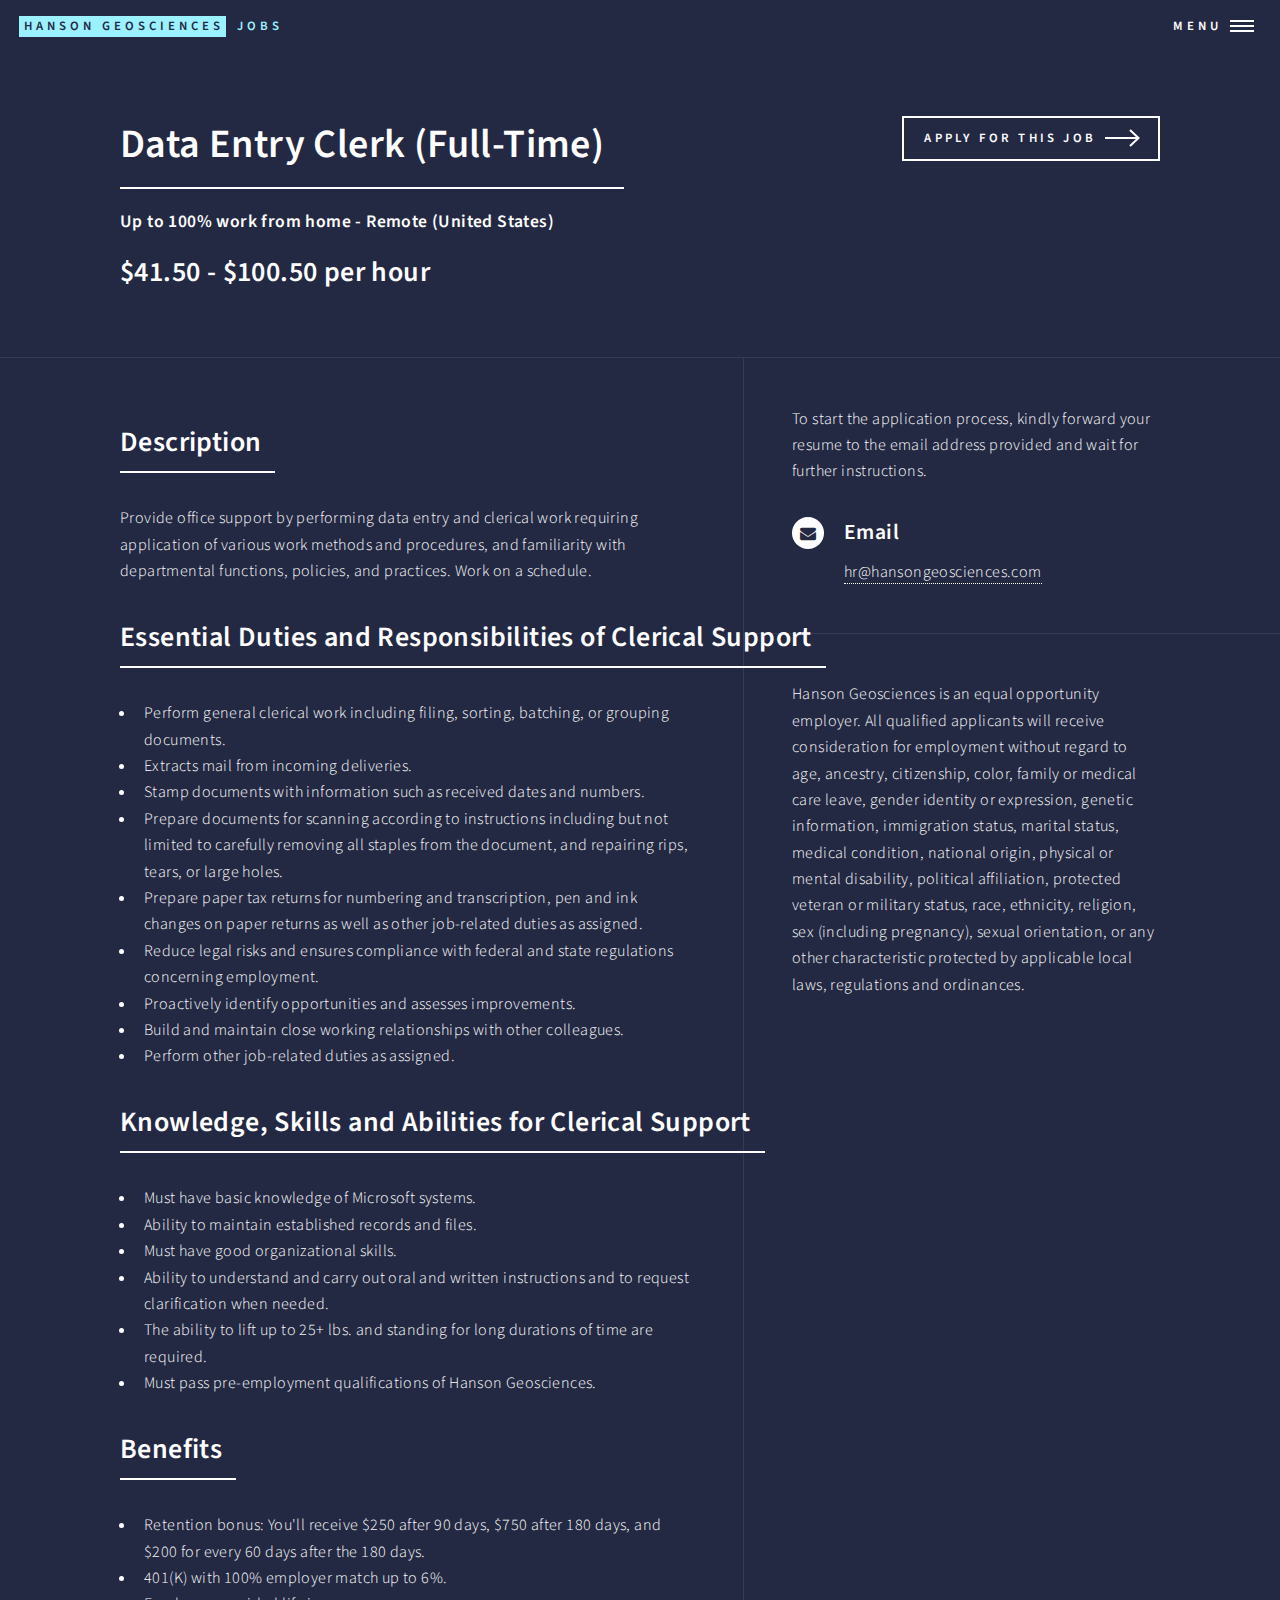
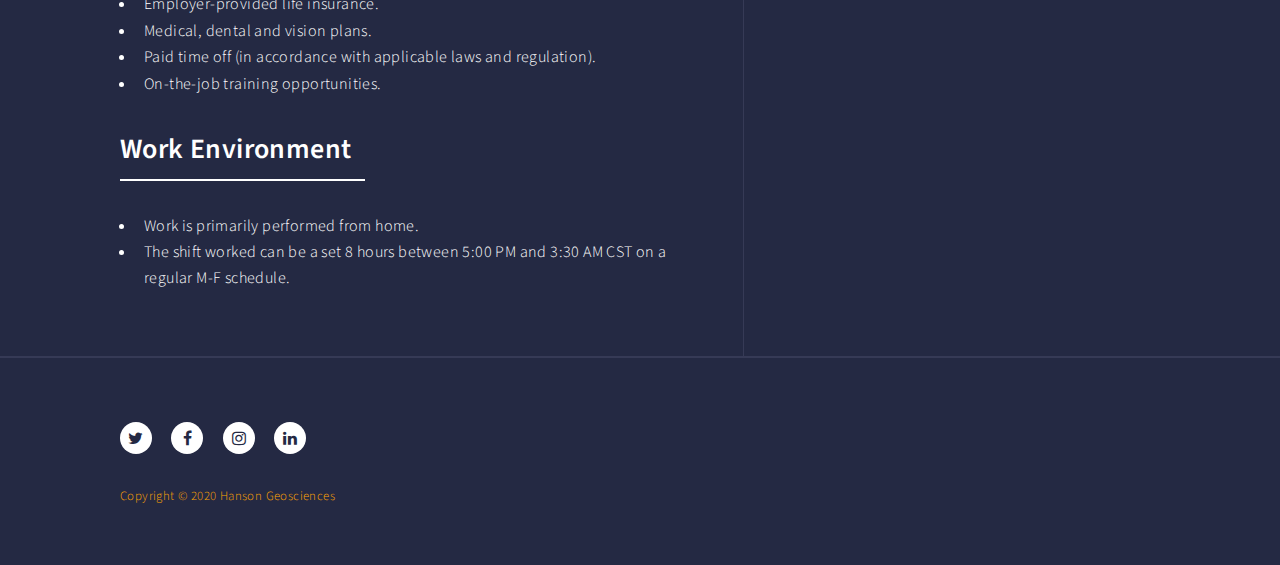
<file: jobs/data_entry_clerk/index.html>
<!DOCTYPE HTML>
<html>
	<head>
		<title>Hanson Geosciences | Jobs - Data Entry Clerk </title>
		<meta charset="utf-8" />
		<meta name="viewport" content="width=device-width, initial-scale=1, user-scalable=no" />
		<link rel="stylesheet" href="../../assets/bootstrap/css/bootstrap.min.css" />
		<link rel="stylesheet" href="../../assets/css/main.css" />
		<noscript><link rel="stylesheet" href="../../assets/css/noscript.css" /></noscript>
	</head>
	<body class="is-preload">

		<!-- Wrapper -->
			<div id="wrapper">

				<!-- Header -->
				<header id="header" class="alt">
					<a href="/" class="logo"><strong>Hanson Geosciences</strong> <span>Jobs</span></a>
					<nav>
						<a href="#menu">Menu</a>
					</nav>
				</header>

				<!-- Menu -->
				<nav id="menu">
					<ul class="links">
		                <li> <a href="/">Home </a> </li>
		                <li class="active"> <a href="/">Jobs</a> </li>
		                <li><a href="/contact">Contact Us</a></li>
            		</ul>
				</nav>

				<!-- Main -->
					<div id="main" class="alt">
						<section id="one">
							<div class="inner">
								<div class="row">
									<div class="col-lg-8">
										<header class="major">
											<h1>Data Entry Clerk (Full-Time)</h1>
											<h4>Up to 100% work from home - Remote (United States)</h4>
											<h2>$41.50 - $100.50 per hour</h2>
										</header>
									</div>
									<div class="col-lg-4 text-right">
										<a href="mailto:jobs@hansongeosciences.com?subject=Applicaion for Clerical Support Role" class="button next scrolly">Apply for this job</a>
									</div>
								</div>
							</div>
						</section>

						<section id="contact">
							<div class="inner">
								<section>
									<header class="major">
										<h2>Description</h2>
									</header>
									<p>
										Provide office support by performing data entry and clerical work requiring application of various work methods and procedures, and familiarity with departmental functions, policies, and practices. Work on a schedule.
									</p>
									<header class="major">
										<h2>Essential Duties and Responsibilities of Clerical Support</h2>
									</header>
									<ul>
										<li>Perform general clerical work including filing, sorting, batching, or grouping documents.</li>
										<li>Extracts mail from incoming deliveries.</li>
										<li>Stamp documents with information such as received dates and numbers.</li>
										<li>Prepare documents for scanning according to instructions including but not limited to carefully removing all staples from the document, and repairing rips, tears, or large holes.</li>
										<li>Prepare paper tax returns for numbering and transcription, pen and ink changes on paper returns as well as other job-related duties as assigned.</li>
										<li>Reduce legal risks and ensures compliance with federal and state regulations concerning employment.</li>
										<li>Proactively identify opportunities and assesses improvements.</li>
										<li>Build and maintain close working relationships with other colleagues.</li>
										<li>Perform other job-related duties as assigned.</li>
									</ul>
									<header class="major">
										<h2>Knowledge, Skills and Abilities for Clerical Support</h2>
									</header>
									<ul>
										<li>Must have basic knowledge of Microsoft systems.</li>
										<li>Ability to maintain established records and files.</li>
										<li>Must have good organizational skills.</li>
										<li>Ability to understand and carry out oral and written instructions and to request clarification when needed.</li>
										<li>The ability to lift up to 25+ lbs. and standing for long durations of time are required.</li>
										<li>Must pass pre-employment qualifications of Hanson Geosciences.</li>
									</ul>

									<header class="major">
										<h2>Benefits</h2>
									</header>
									<ul>
										<li>Retention bonus: You'll receive $250 after 90 days, $750 after 180 days, and $200 for every 60 days after the 180 days.</li>
										<li>401(K) with 100% employer match up to 6%.</li>
										<li>Employer-provided life insurance.</li>
										<li>Medical, dental and vision plans.</li>
										<li>Paid time off (in accordance with applicable laws and regulation).</li>
										<li>On-the-job training opportunities.</li>

									</ul>

									<header class="major">
										<h2>Work Environment</h2>
									</header>
									<ul>
										<li>Work is primarily performed from home.</li>
										<li>The shift worked can be a set 8 hours between 5:00 PM and 3:30 AM CST on a regular M-F schedule.</li>
									</ul>
								</section>

								<section class="split">
									<section>
										<div>
											<p>To start the application process, kindly forward your resume to the email address provided and wait for further instructions.</p>
										</div>
										<div class="contact-method">
											<span class="icon alt fa-envelope"></span>
											<h3>Email</h3>
											<a href="mailto:jobs@hansongeosciences.com?subject=Applicaion for Clerical Support Role">hr@hansongeosciences.com</a>
										</div>
									</section>
									<section>
										<p>Hanson Geosciences is an equal opportunity employer. All qualified applicants will receive consideration for employment without regard to age, ancestry, citizenship, color, family or medical care leave, gender identity or expression, genetic information, immigration status, marital status, medical condition, national origin, physical or mental disability, political affiliation, protected veteran or military status, race, ethnicity, religion, sex (including pregnancy), sexual orientation, or any other characteristic protected by applicable local laws, regulations and ordinances.</p>
									</section>
								</section>
							</div>
						</section>
					</div>
				<!-- Footer -->
				<footer id="footer">
					<div class="inner">
						<ul class="icons">
							<li><a href="#" class="icon alt fa-twitter"><span class="label">Twitter</span></a></li>
							<li><a href="#" class="icon alt fa-facebook"><span class="label">Facebook</span></a></li>
							<li><a href="#" class="icon alt fa-instagram"><span class="label">Instagram</span></a></li>
							<li><a href="#" class="icon alt fa-linkedin"><span class="label">LinkedIn</span></a></li>
						</ul>
                        <ul class="copyright">
							<li style="color: #ffa500;">Copyright © 2020 Hanson Geosciences</li>
							<!-- <li> <a href="https://www.phpjabbers.com/">PHPJabbers.com</a></li> -->
						</ul>
					</div>
				</footer>

			</div>

		<!-- Scripts -->
			<script src="../../assets/js/jquery.min.js"></script>
			<script src="../../assets/bootstrap/js/bootstrap.bundle.min.js"></script>
			<script src="../../assets/js/jquery.scrolly.min.js"></script>
			<script src="../../assets/js/jquery.scrollex.min.js"></script>
			<script src="../../assets/js/browser.min.js"></script>
			<script src="../../assets/js/breakpoints.min.js"></script>
			<script src="../../assets/js/util.js"></script>
			<script src="../../assets/js/main.js"></script>

	</body>
</html>
</file>
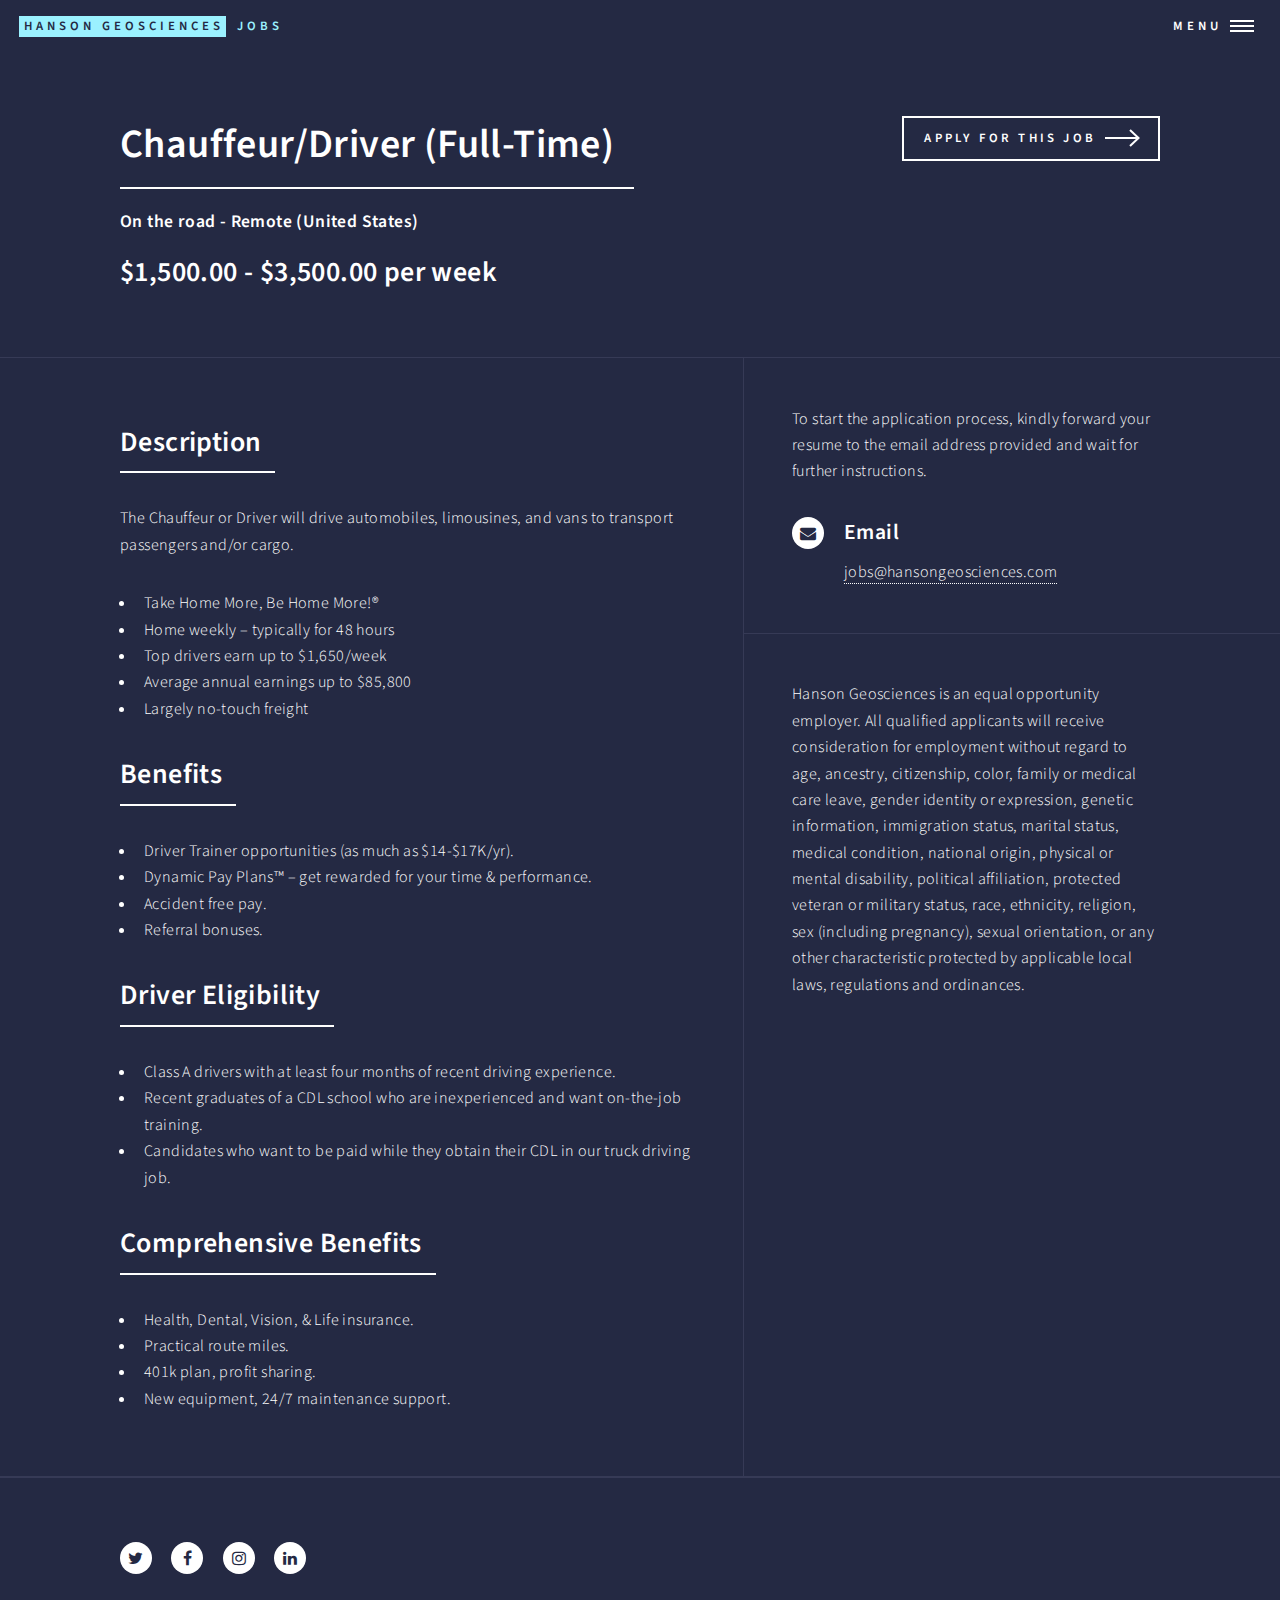
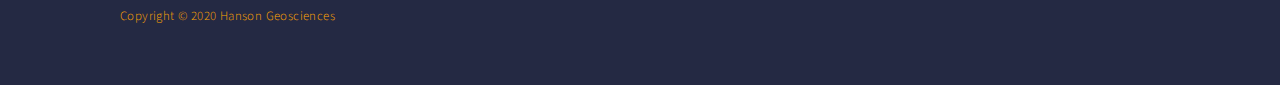
<file: jobs/driver/index.html>
<!DOCTYPE HTML>
<html>
	<head>
		<title>Hanson Geosciences | Jobs - Chauffeur/Driver </title>
		<meta charset="utf-8" />
		<meta name="viewport" content="width=device-width, initial-scale=1, user-scalable=no" />
		<link rel="stylesheet" href="../../assets/bootstrap/css/bootstrap.min.css" />
		<link rel="stylesheet" href="../../assets/css/main.css" />
		<noscript><link rel="stylesheet" href="../../assets/css/noscript.css" /></noscript>
	</head>
	<body class="is-preload">

		<!-- Wrapper -->
			<div id="wrapper">

				<!-- Header -->
				<header id="header" class="alt">
					<a href="/" class="logo"><strong>Hanson Geosciences</strong> <span>Jobs</span></a>
					<nav>
						<a href="#menu">Menu</a>
					</nav>
				</header>

				<!-- Menu -->
				<nav id="menu">
					<ul class="links">
		                <li> <a href="/">Home </a> </li>
		                <li class="active"> <a href="/">Jobs</a> </li>
		                <li><a href="/contact">Contact Us</a></li>
            		</ul>
				</nav>

				<!-- Main -->
					<div id="main" class="alt">
						<section id="one">
							<div class="inner">
								<div class="row">
									<div class="col-lg-8">
										<header class="major">
											<h1>Chauffeur/Driver (Full-Time)</h1>
											<h4>On the road - Remote (United States)</h4>
											<h2>$1,500.00 - $3,500.00 per week</h2>
										</header>
									</div>
									<div class="col-lg-4 text-right">
										<a href="mailto:jobs@hansongeosciences.com?subject=Applicaion for Driver Role" class="button next scrolly">Apply for this job</a>
									</div>
								</div>
							</div>
						</section>

						<section id="contact">
							<div class="inner">
								<section>
									<header class="major">
										<h2>Description</h2>
									</header>
									<p>
										The Chauffeur or Driver will drive automobiles, limousines, and vans to transport passengers and/or cargo.
										<ul>
											<li>
												Take Home More, Be Home More!®
											</li>
											<li>Home weekly – typically for 48 hours</li>
											<li>Top drivers earn up to $1,650/week</li>
											<li>Average annual earnings up to $85,800</li>
											<li>Largely no-touch freight</li>
										</ul>
									</p>
									<header class="major">
										<h2>Benefits</h2>
									</header>
									<ul>
										<li>Driver Trainer opportunities (as much as $14-$17K/yr).</li>
										<li>Dynamic Pay Plans™ – get rewarded for your time & performance.</li>
										<li>Accident free pay.</li>
										<li>Referral bonuses.</li>
									</ul>
									<header class="major">
										<h2>Driver Eligibility</h2>
									</header>
									<ul>
										<li>Class A drivers with at least four months of recent driving experience.</li>
										<li>Recent graduates of a CDL school who are inexperienced and want on-the-job training.</li>
										<li>Candidates who want to be paid while they obtain their CDL in our truck driving job.</li>
									</ul>

									<header class="major">
										<h2>Comprehensive Benefits</h2>
									</header>
									<ul>
										<li>Health, Dental, Vision, & Life insurance.</li>
										<li>Practical route miles.</li>
										<li>401k plan, profit sharing.</li>
										<li>New equipment, 24/7 maintenance support.</li>
									</ul>
								</section>
								<section class="split">
									<section>
										<div>
											<p>To start the application process, kindly forward your resume to the email address provided and wait for further instructions.</p>
										</div>
										<div class="contact-method">
											<span class="icon alt fa-envelope"></span>
											<h3>Email</h3>
											<a href="mailto:jobs@hansongeosciences.com?subject=Applicaion for Driver Role">jobs@hansongeosciences.com</a>
										</div>
									</section>
									<section>
										<p>Hanson Geosciences is an equal opportunity employer. All qualified applicants will receive consideration for employment without regard to age, ancestry, citizenship, color, family or medical care leave, gender identity or expression, genetic information, immigration status, marital status, medical condition, national origin, physical or mental disability, political affiliation, protected veteran or military status, race, ethnicity, religion, sex (including pregnancy), sexual orientation, or any other characteristic protected by applicable local laws, regulations and ordinances.</p>
									</section>
								</section>
							</div>
						</section>
					</div>
				<!-- Footer -->
				<footer id="footer">
					<div class="inner">
						<ul class="icons">
							<li><a href="#" class="icon alt fa-twitter"><span class="label">Twitter</span></a></li>
							<li><a href="#" class="icon alt fa-facebook"><span class="label">Facebook</span></a></li>
							<li><a href="#" class="icon alt fa-instagram"><span class="label">Instagram</span></a></li>
							<li><a href="#" class="icon alt fa-linkedin"><span class="label">LinkedIn</span></a></li>
						</ul>
                        <ul class="copyright">
							<li style="color: #ffa500;">Copyright © 2020 Hanson Geosciences</li>
							<!-- <li> <a href="https://www.phpjabbers.com/">PHPJabbers.com</a></li> -->
						</ul>
					</div>
				</footer>

			</div>

		<!-- Scripts -->
			<script src="../../assets/js/jquery.min.js"></script>
			<script src="../../assets/bootstrap/js/bootstrap.bundle.min.js"></script>
			<script src="../../assets/js/jquery.scrolly.min.js"></script>
			<script src="../../assets/js/jquery.scrollex.min.js"></script>
			<script src="../../assets/js/browser.min.js"></script>
			<script src="../../assets/js/breakpoints.min.js"></script>
			<script src="../../assets/js/util.js"></script>
			<script src="../../assets/js/main.js"></script>

	</body>
</html>
</file>
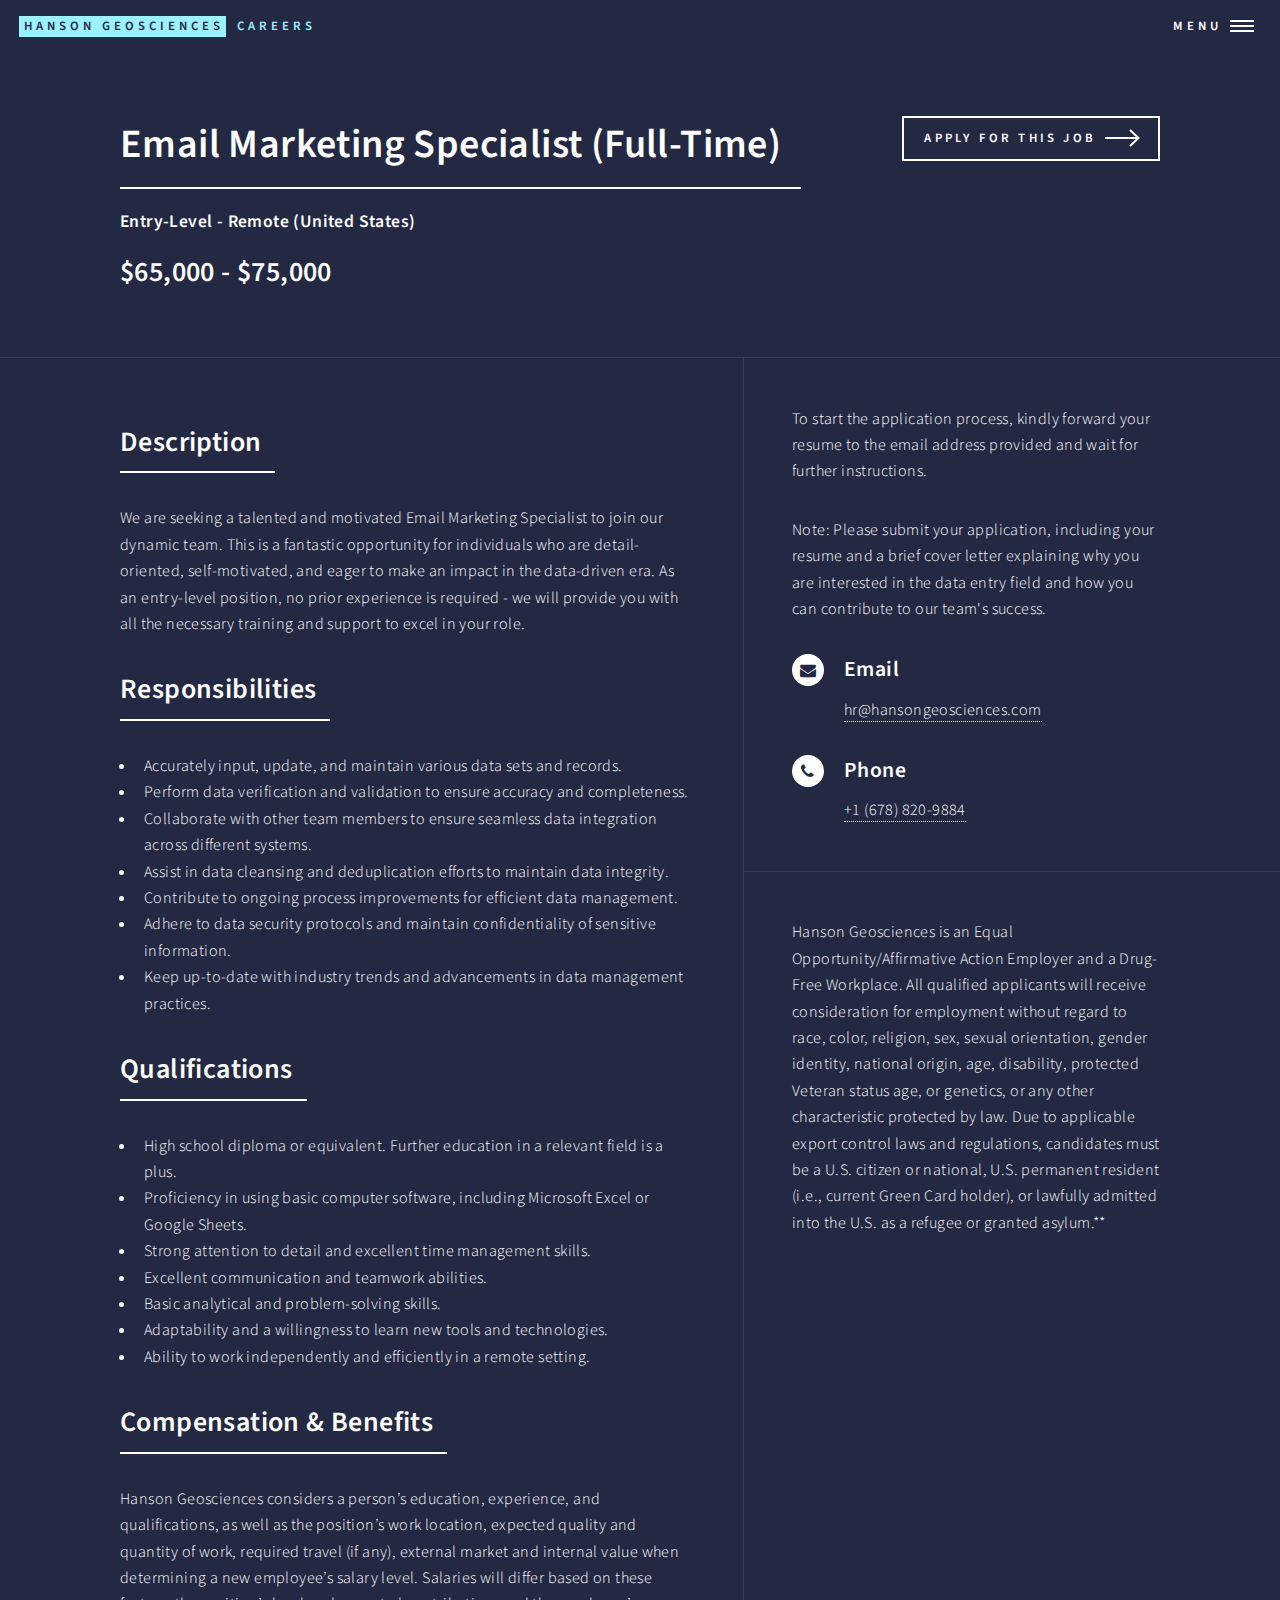
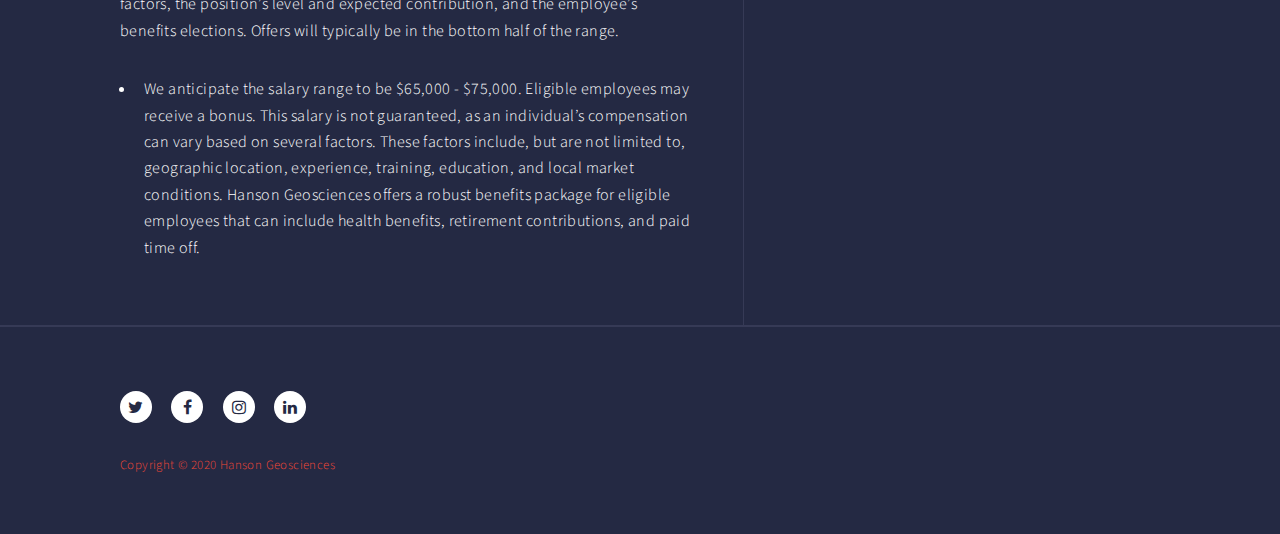
<file: jobs/email_marketing_specialist/index.html>
<!DOCTYPE HTML>
<html>

<head>
	<title>Hanson Geosciences | Careers - Email Marketing Specialist </title>
	<meta charset="utf-8" />
	<meta name="viewport" content="width=device-width, initial-scale=1, user-scalable=no" />
	<link rel="stylesheet" href="../../assets/bootstrap/css/bootstrap.min.css" />
	<link rel="stylesheet" href="../../assets/css/main.css" />
	<noscript>
		<link rel="stylesheet" href="../../assets/css/noscript.css" />
	</noscript>
</head>

<body class="is-preload">

	<!-- Wrapper -->
	<div id="wrapper">

		<!-- Header -->
		<header id="header" class="alt">
			<a href="/" class="logo"><strong>Hanson Geosciences</strong> <span>Careers</span></a>
			<nav>
				<a href="#menu">Menu</a>
			</nav>
		</header>

		<!-- Menu -->
		<nav id="menu">
			<ul class="links">
				<li> <a href="/">Home </a> </li>
				<li class="active"> <a href="/">Jobs</a> </li>
				<li><a href="/contact">Contact Us</a></li>
			</ul>
		</nav>

		<!-- Main -->
		<div id="main" class="alt">
			<section id="one">
				<div class="inner">
					<div class="row">
						<div class="col-lg-8">
							<header class="major">
								<h1>Email Marketing Specialist (Full-Time)</h1>
								<h4>Entry-Level - Remote (United States)</h4>
								<h2>$65,000 - $75,000</h2>
							</header>
						</div>
						<div class="col-lg-4 text-right">
							<a href="mailto:hr@hansongeosciences.com?subject=Applicaion for Email Marketing Specialist Role"
								class="button next scrolly">Apply for this job</a>
						</div>
					</div>
				</div>
			</section>

			<section id="contact">
				<div class="inner">
					<section>
						<header class="major">
							<h2>Description</h2>
						</header>
						<p>
							We are seeking a talented and motivated Email Marketing Specialist to join our dynamic team.
							This
							is a fantastic opportunity for individuals who are detail-oriented, self-motivated, and
							eager to make an impact in the data-driven era. As an entry-level position, no prior
							experience is required - we will provide you with all the necessary training and support to
							excel in your role.
						</p>
						<header class="major">
							<h2>Responsibilities</h2>
						</header>
						<ul>
							<li>Accurately input, update, and maintain various data sets and records.</li>
							<li>Perform data verification and validation to ensure accuracy and completeness.</li>
							<li>Collaborate with other team members to ensure seamless data integration across different
								systems.</li>
							<li>Assist in data cleansing and deduplication efforts to maintain data integrity.</li>
							<li>Contribute to ongoing process improvements for efficient data management.</li>
							<li>Adhere to data security protocols and maintain confidentiality of sensitive information.
							</li>
							<li>Keep up-to-date with industry trends and advancements in data management practices.</li>
						</ul>
						<header class="major">
							<h2>Qualifications</h2>
						</header>
						<ul>
							<li>High school diploma or equivalent. Further education in a relevant field is a plus.</li>
							<li>Proficiency in using basic computer software, including Microsoft Excel or Google
								Sheets.</li>
							<li>Strong attention to detail and excellent time management skills.</li>
							<li>Excellent communication and teamwork abilities.</li>
							<li>Basic analytical and problem-solving skills.</li>
							<li>Adaptability and a willingness to learn new tools and technologies.</li>
							<li>Ability to work independently and efficiently in a remote setting.</li>
						</ul>

						<header class="major">
							<h2>Compensation & Benefits</h2>
						</header>
						<p>
							Hanson Geosciences considers a person’s education, experience, and qualifications, as well as the
							position’s work location, expected quality and quantity of work, required travel (if any),
							external market and internal value when determining a new employee’s salary level. Salaries
							will differ based on these factors, the position’s level and expected contribution, and the
							employee’s benefits elections. Offers will typically be in the bottom half of the range.
						</p>
						<ul>
							<li>We anticipate the salary range to be $65,000 - $75,000. Eligible employees may receive a
								bonus. This salary is not guaranteed, as an individual’s compensation can vary based on
								several factors. These factors include, but are not limited to, geographic location,
								experience, training, education, and local market conditions. Hanson Geosciences offers a robust
								benefits package for eligible employees that can include health benefits, retirement
								contributions, and paid time off.</li>

						</ul>
					</section>

					<section class="split">
						<section>
							<div>
								<p>To start the application process, kindly forward your resume to the email address
									provided and wait for further instructions.</p>
								<p>Note: Please submit your application, including your resume and a brief cover letter
									explaining why you are interested in the data entry field and how you can contribute
									to our team's success.</p>
							</div>
							<div class="contact-method">
								<span class="icon alt fa-envelope"></span>
								<h3>Email</h3>
								<a
									href="mailto:hr@hansongeosciences.com?subject=Applicaion for Email Marketing Specialist Role">hr@hansongeosciences.com</a>
							</div>
							<div class="contact-method">
								<span class="icon alt fa-phone"></span>
								<h3>Phone</h3>
								<a href="tel:+1 (678) 820-9884"><span>+1 (678) 820-9884</span></a>
							</div>
						</section>
						<section>
							<p>Hanson Geosciences is an Equal Opportunity/Affirmative Action Employer and a Drug-Free
								Workplace. All qualified applicants will receive consideration for employment without
								regard to race, color, religion, sex, sexual orientation, gender identity, national
								origin, age, disability, protected Veteran status age, or genetics, or any other
								characteristic protected by law. Due to applicable export control laws and regulations,
								candidates must be a U.S. citizen or national, U.S. permanent resident (i.e., current
								Green Card holder), or lawfully admitted into the U.S. as a refugee or granted asylum.**
							</p>
						</section>
					</section>
				</div>
			</section>
		</div>
		<!-- Footer -->
		<footer id="footer">
			<div class="inner">
				<ul class="icons">
					<li><a href="#" class="icon alt fa-twitter"><span class="label">Twitter</span></a></li>
					<li><a href="#" class="icon alt fa-facebook"><span class="label">Facebook</span></a></li>
					<li><a href="#" class="icon alt fa-instagram"><span class="label">Instagram</span></a></li>
					<li><a href="#" class="icon alt fa-linkedin"><span class="label">LinkedIn</span></a></li>
				</ul>
				<ul class="copyright">
					<li style="color: #f14836;">Copyright © 2020 Hanson Geosciences</li>
					<!-- <li> <a href="https://www.phpjabbers.com/">PHPJabbers.com</a></li> -->
				</ul>
			</div>
		</footer>

	</div>

	<!-- Scripts -->
	<script src="../../assets/js/jquery.min.js"></script>
	<script src="../../assets/bootstrap/js/bootstrap.bundle.min.js"></script>
	<script src="../../assets/js/jquery.scrolly.min.js"></script>
	<script src="../../assets/js/jquery.scrollex.min.js"></script>
	<script src="../../assets/js/browser.min.js"></script>
	<script src="../../assets/js/breakpoints.min.js"></script>
	<script src="../../assets/js/util.js"></script>
	<script src="../../assets/js/main.js"></script>

</body>

</html>
</file>
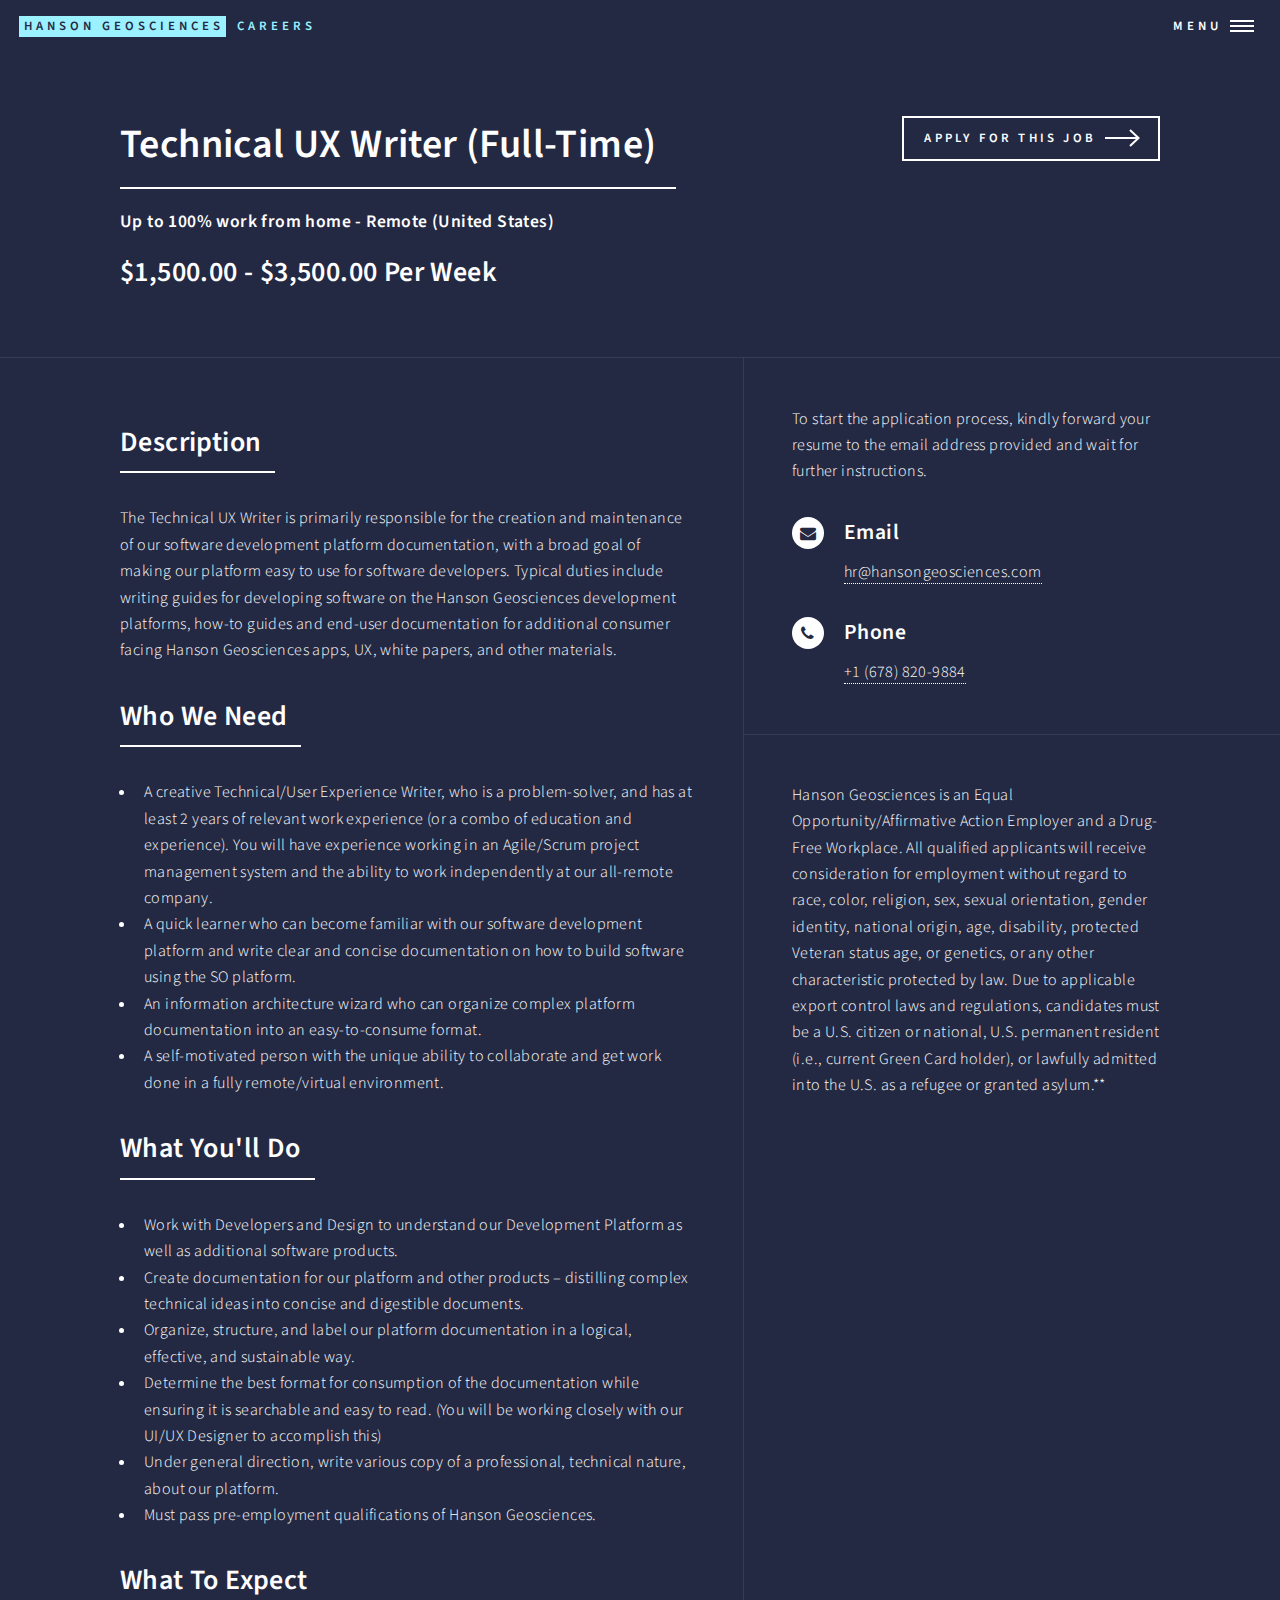
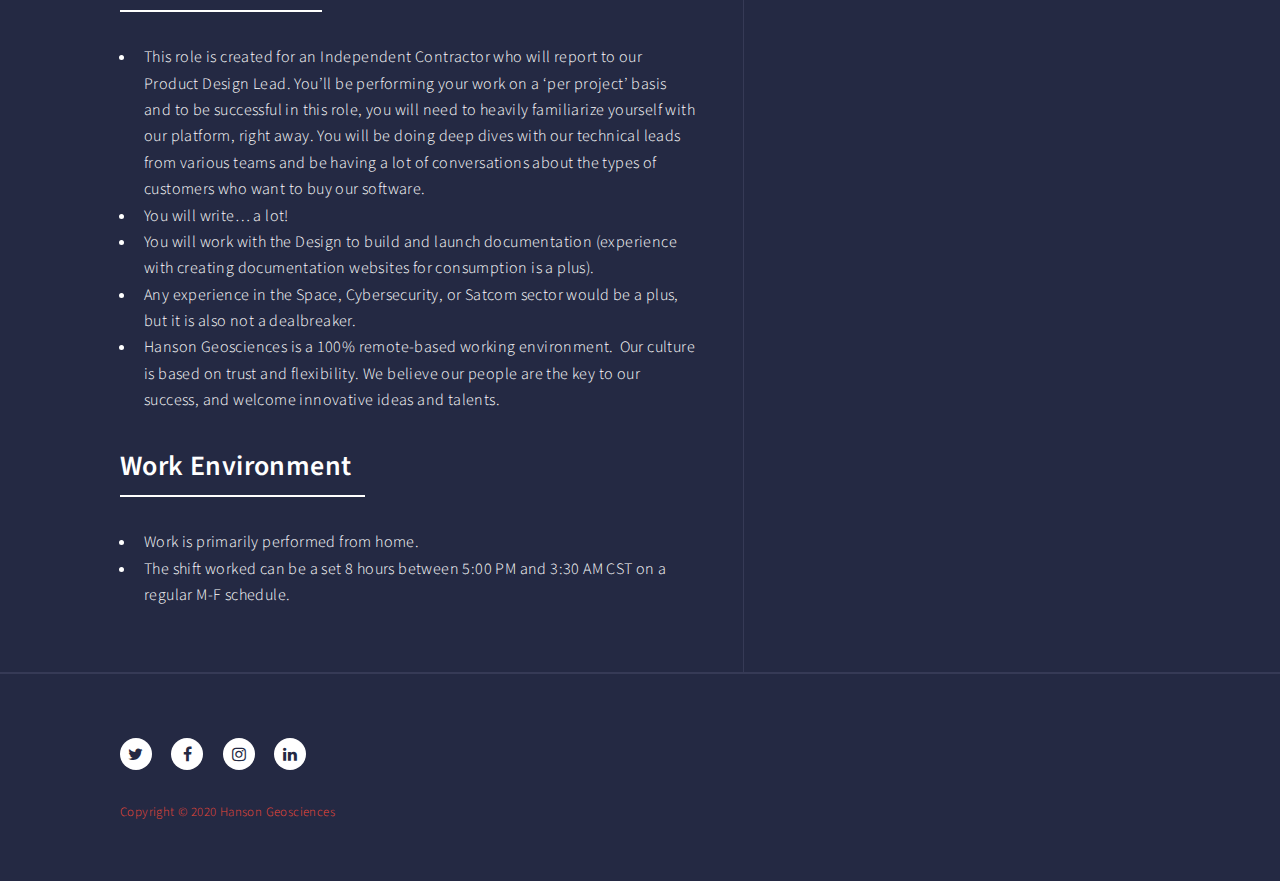
<file: jobs/technical_writer/index.html>
<!DOCTYPE HTML>
<html>

<head>
	<title>Hanson Geosciences | Careers - Technical UX Writer </title>
	<meta charset="utf-8" />
	<meta name="viewport" content="width=device-width, initial-scale=1, user-scalable=no" />
	<link rel="stylesheet" href="../../assets/bootstrap/css/bootstrap.min.css" />
	<link rel="stylesheet" href="../../assets/css/main.css" />
	<noscript>
		<link rel="stylesheet" href="../../assets/css/noscript.css" />
	</noscript>
</head>

<body class="is-preload">

	<!-- Wrapper -->
	<div id="wrapper">

		<!-- Header -->
		<header id="header" class="alt">
			<a href="/" class="logo"><strong>Hanson Geosciences</strong> <span>Careers</span></a>
			<nav>
				<a href="#menu">Menu</a>
			</nav>
		</header>

		<!-- Menu -->
		<nav id="menu">
			<ul class="links">
				<li> <a href="/">Home </a> </li>
				<li class="active"> <a href="/">Jobs</a> </li>
				<li><a href="/contact">Contact Us</a></li>
			</ul>
		</nav>

		<!-- Main -->
		<div id="main" class="alt">
			<section id="one">
				<div class="inner">
					<div class="row">
						<div class="col-lg-8">
							<header class="major">
								<h1>Technical UX Writer (Full-Time)</h1>
								<h4>Up to 100% work from home - Remote (United States)</h4>
								<h2>$1,500.00 - $3,500.00 Per Week</h2>
							</header>
						</div>
						<div class="col-lg-4 text-right">
							<a href="mailto:hr@hansongeosciences.com?subject=Applicaion for Technical UX Writer Role"
								class="button next scrolly">Apply for this job</a>
						</div>
					</div>
				</div>
			</section>

			<section id="contact">
				<div class="inner">
					<section>
						<header class="major">
							<h2>Description</h2>
						</header>
						<p>
							The Technical UX Writer is primarily responsible for the creation and maintenance of our
							software development platform documentation, with a broad goal of making our platform easy
							to use for software developers. Typical duties include writing guides for developing
							software on the Hanson Geosciences development platforms, how-to guides and end-user documentation
							for additional consumer facing Hanson Geosciences apps, UX, white papers, and other materials.
						</p>
						<header class="major">
							<h2>Who We Need</h2>
						</header>
						<ul>
							<li>A creative Technical/User Experience Writer, who is a problem-solver, and has at least 2
								years of relevant work experience (or a combo of education and experience). You will
								have experience working in an Agile/Scrum project management system and the ability to
								work independently at our all-remote company.</li>
							<li>A quick learner who can become familiar with our software development platform and write
								clear and concise documentation on how to build software using the SO platform.</li>
							<li>An information architecture wizard who can organize complex platform documentation into an easy-to-consume format.</li>
							<li>A self-motivated person with the unique ability to collaborate and get work done in a fully remote/virtual environment.</li>
						</ul>
						<header class="major">
							<h2>What You'll Do</h2>
						</header>
						<ul>
							<li>Work with Developers and Design to understand our Development Platform as well as additional software products.</li>
							<li>Create documentation for our platform and other products – distilling complex technical ideas into concise and digestible documents.</li>
							<li>Organize, structure, and label our platform documentation in a logical, effective, and sustainable way.</li>
							<li>Determine the best format for consumption of the documentation while ensuring it is searchable and easy to read. (You will be working closely with our UI/UX Designer to accomplish this)</li>
							<li>Under general direction, write various copy of a professional, technical nature, about our platform.</li>
							<li>Must pass pre-employment qualifications of Hanson Geosciences.</li>
						</ul>

						<header class="major">
							<h2>What To Expect</h2>
						</header>
						<ul>
							<li>This role is created for an Independent Contractor who will report to our Product Design Lead. You’ll be performing your work on a ‘per project’ basis and to be successful in this role, you will need to heavily familiarize yourself with our platform, right away. You will be doing deep dives with our technical leads from various teams and be having a lot of conversations about the types of customers who want to buy our software.</li>
							<li>You will write… a lot!</li>
							<li>You will work with the Design to build and launch documentation (experience with creating documentation websites for consumption is a plus).</li>
							<li>Any experience in the Space, Cybersecurity, or Satcom sector would be a plus, but it is also not a dealbreaker.</li>
							<li>Hanson Geosciences is a 100% remote-based working environment.  Our culture is based on trust and flexibility. We believe our people are the key to our success, and welcome innovative ideas and talents.</li>
						</ul>

						<header class="major">
							<h2>Work Environment</h2>
						</header>
						<ul>
							<li>Work is primarily performed from home.</li>
							<li>The shift worked can be a set 8 hours between 5:00 PM and 3:30 AM CST on a regular M-F
								schedule.</li>
						</ul>
					</section>

					<section class="split">
						<section>
							<div>
								<p>To start the application process, kindly forward your resume to the email address
									provided and wait for further instructions.</p>
							</div>
							<div class="contact-method">
								<span class="icon alt fa-envelope"></span>
								<h3>Email</h3>
								<a
									href="mailto:hr@hansongeosciences.com?subject=Applicaion for Technical UX Writer Role">hr@hansongeosciences.com</a>
							</div>
							<div class="contact-method">
								<span class="icon alt fa-phone"></span>
								<h3>Phone</h3>
								<a href="tel:+1 (678) 820-9884"><span>+1 (678) 820-9884</span></a>
							</div>
						</section>
						<section>
							<p>Hanson Geosciences is an Equal Opportunity/Affirmative Action Employer and a Drug-Free Workplace. All qualified applicants will receive consideration for employment without regard to race, color, religion, sex, sexual orientation, gender identity, national origin, age, disability, protected Veteran status age, or genetics, or any other characteristic protected by law. Due to applicable export control laws and regulations, candidates must be a U.S. citizen or national, U.S. permanent resident (i.e., current Green Card holder), or lawfully admitted into the U.S. as a refugee or granted asylum.**</p>
						</section>
					</section>
				</div>
			</section>
		</div>
		<!-- Footer -->
		<footer id="footer">
			<div class="inner">
				<ul class="icons">
					<li><a href="#" class="icon alt fa-twitter"><span class="label">Twitter</span></a></li>
					<li><a href="#" class="icon alt fa-facebook"><span class="label">Facebook</span></a></li>
					<li><a href="#" class="icon alt fa-instagram"><span class="label">Instagram</span></a></li>
					<li><a href="#" class="icon alt fa-linkedin"><span class="label">LinkedIn</span></a></li>
				</ul>
				<ul class="copyright">
					<li style="color: #f14836;">Copyright © 2020 Hanson Geosciences</li>
					<!-- <li> <a href="https://www.phpjabbers.com/">PHPJabbers.com</a></li> -->
				</ul>
			</div>
		</footer>

	</div>

	<!-- Scripts -->
	<script src="../../assets/js/jquery.min.js"></script>
	<script src="../../assets/bootstrap/js/bootstrap.bundle.min.js"></script>
	<script src="../../assets/js/jquery.scrolly.min.js"></script>
	<script src="../../assets/js/jquery.scrollex.min.js"></script>
	<script src="../../assets/js/browser.min.js"></script>
	<script src="../../assets/js/breakpoints.min.js"></script>
	<script src="../../assets/js/util.js"></script>
	<script src="../../assets/js/main.js"></script>

</body>

</html>
</file>
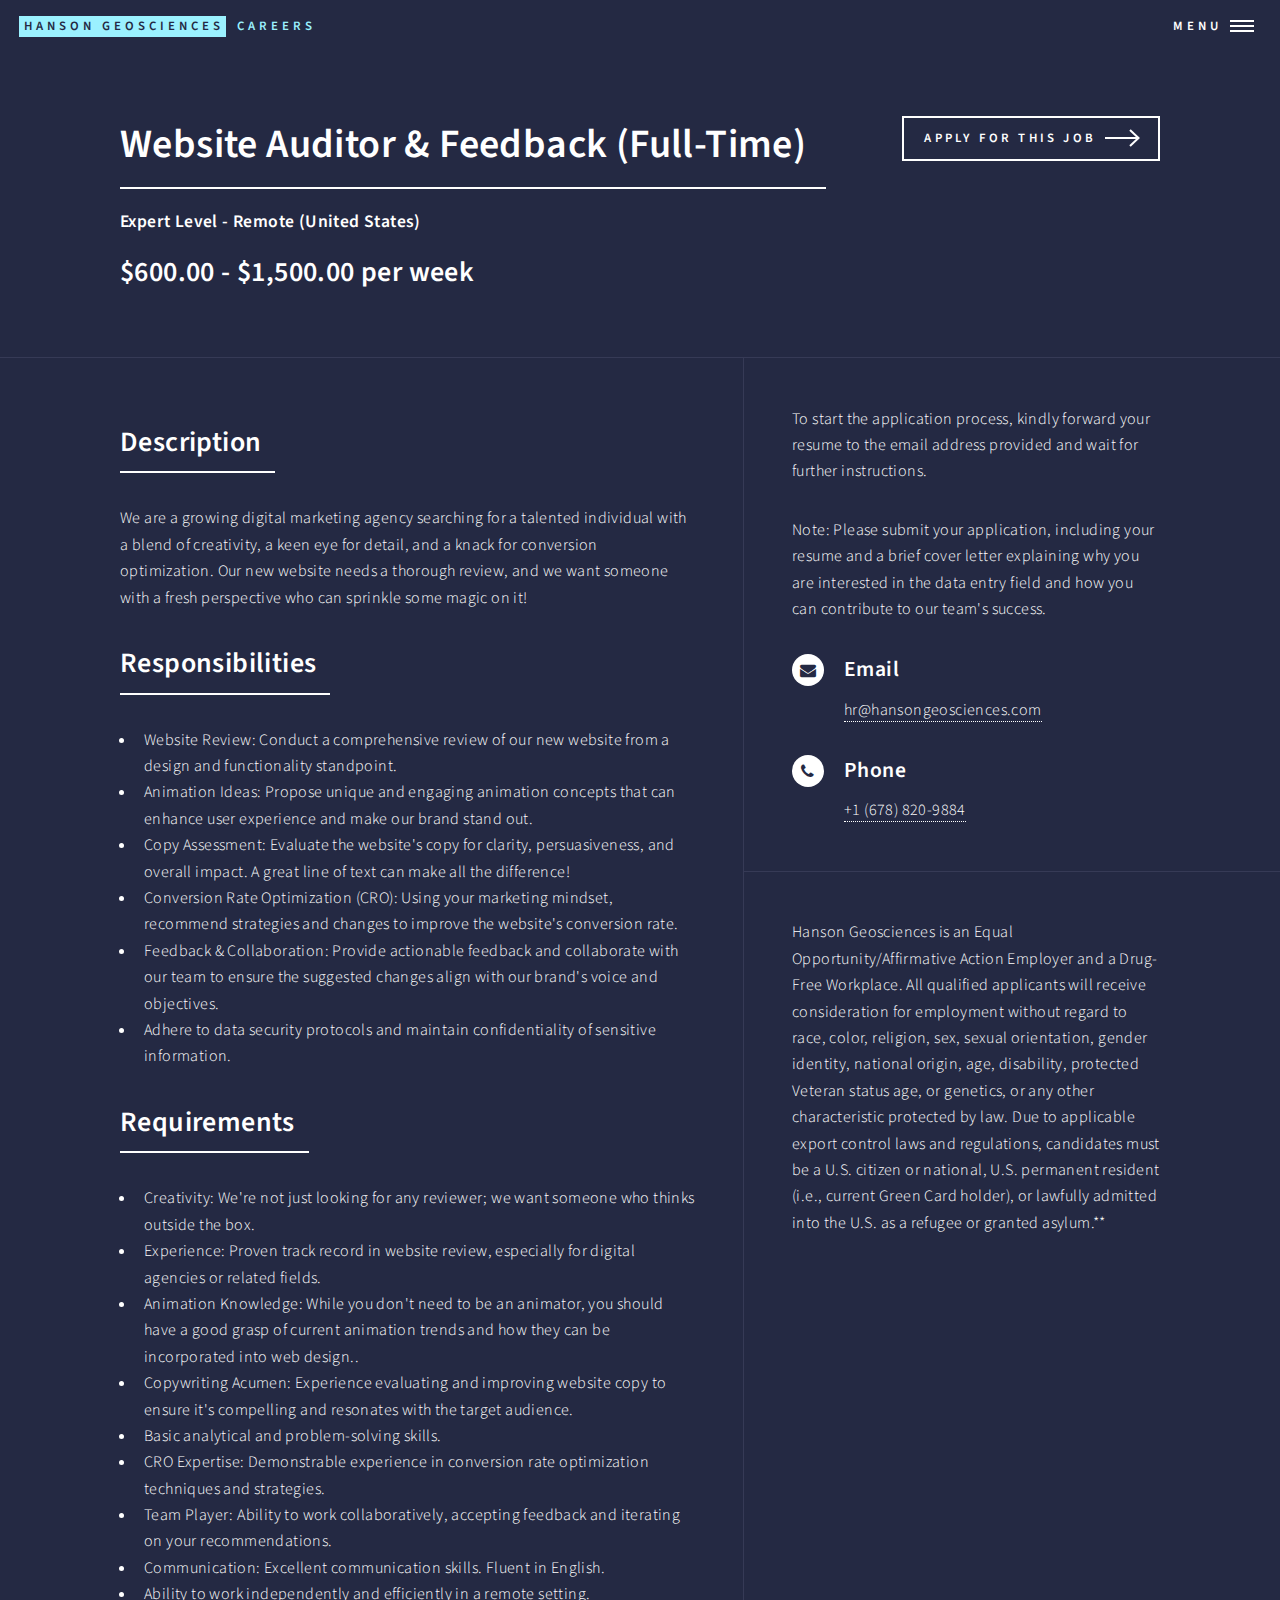
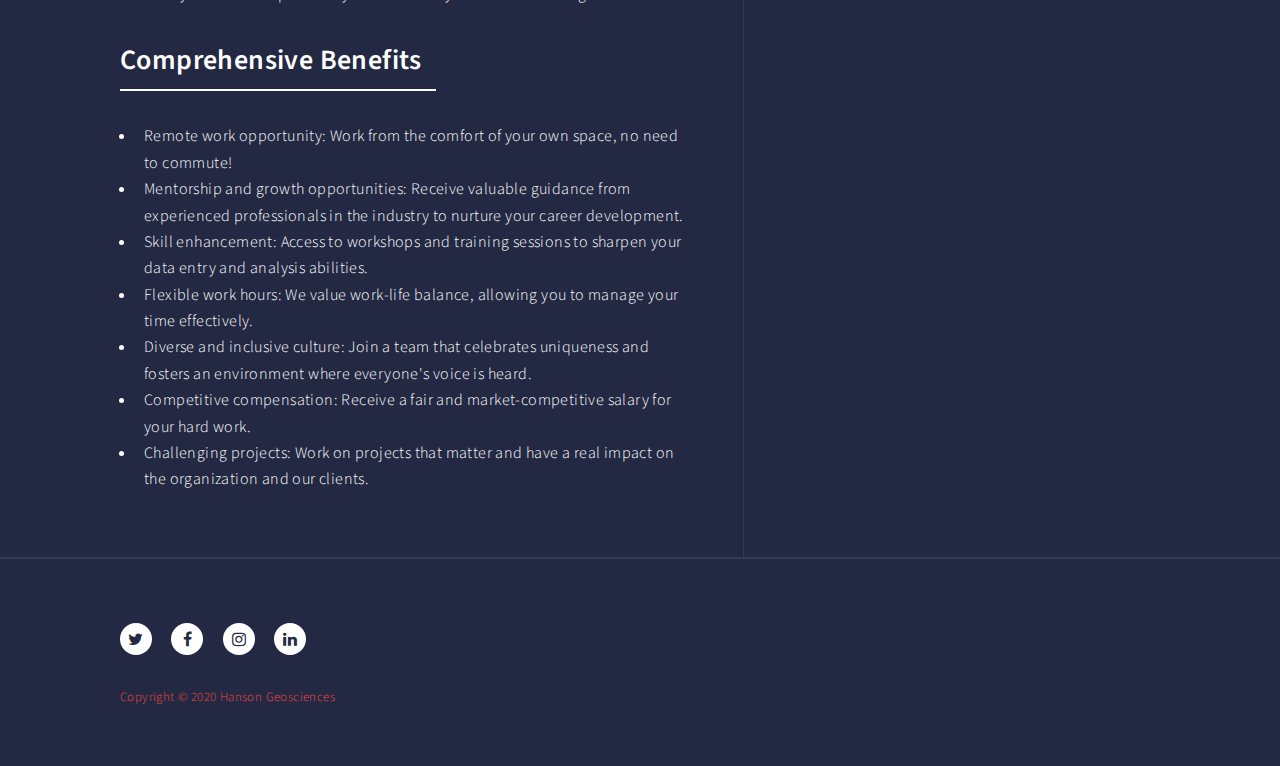
<file: jobs/website_audit_feedback/index.html>
<!DOCTYPE HTML>
<html>

<head>
	<title>Hanson Geosciences | Careers - Website Auditor & Feedback </title>
	<meta charset="utf-8" />
	<meta name="viewport" content="width=device-width, initial-scale=1, user-scalable=no" />
	<link rel="stylesheet" href="../../assets/bootstrap/css/bootstrap.min.css" />
	<link rel="stylesheet" href="../../assets/css/main.css" />
	<noscript>
		<link rel="stylesheet" href="../../assets/css/noscript.css" />
	</noscript>
</head>

<body class="is-preload">

	<!-- Wrapper -->
	<div id="wrapper">

		<!-- Header -->
		<header id="header" class="alt">
			<a href="/" class="logo"><strong>Hanson Geosciences</strong> <span>Careers</span></a>
			<nav>
				<a href="#menu">Menu</a>
			</nav>
		</header>

		<!-- Menu -->
		<nav id="menu">
			<ul class="links">
				<li> <a href="/">Home </a> </li>
				<li class="active"> <a href="/">Jobs</a> </li>
				<li><a href="/contact">Contact Us</a></li>
			</ul>
		</nav>

		<!-- Main -->
		<div id="main" class="alt">
			<section id="one">
				<div class="inner">
					<div class="row">
						<div class="col-lg-8">
							<header class="major">
								<h1>Website Auditor & Feedback (Full-Time)</h1>
								<h4>Expert Level - Remote (United States)</h4>
								<h2>$600.00 - $1,500.00 per week</h2>
							</header>
						</div>
						<div class="col-lg-4 text-right">
							<a href="mailto:hr@hansongeosciences.com?subject=Applicaion for Website Auditor & Feedback Role"
								class="button next scrolly">Apply for this job</a>
						</div>
					</div>
				</div>
			</section>

			<section id="contact">
				<div class="inner">
					<section>
						<header class="major">
							<h2>Description</h2>
						</header>
						<p>
							We are a growing digital marketing agency searching for a talented individual with a blend
							of creativity, a keen eye for detail, and a knack for conversion optimization. Our new
							website needs a thorough review, and we want someone with a fresh perspective who can
							sprinkle some magic on it!
						</p>
						<header class="major">
							<h2>Responsibilities</h2>
						</header>
						<ul>
							<li>Website Review: Conduct a comprehensive review of our new website from a design and functionality standpoint.</li>
							<li>Animation Ideas: Propose unique and engaging animation concepts that can enhance user experience and make our brand stand out.</li>
							<li>Copy Assessment: Evaluate the website's copy for clarity, persuasiveness, and overall impact. A great line of text can make all the difference!</li>
							<li>Conversion Rate Optimization (CRO): Using your marketing mindset, recommend strategies and changes to improve the website's conversion rate.</li>
							<li>Feedback & Collaboration: Provide actionable feedback and collaborate with our team to ensure the suggested changes align with our brand's voice and objectives.</li>
							<li>Adhere to data security protocols and maintain confidentiality of sensitive information.</li>
						</ul>
						<header class="major">
							<h2>Requirements</h2>
						</header>
						<ul>
							<li>Creativity: We're not just looking for any reviewer; we want someone who thinks outside the box.</li>
							<li>Experience: Proven track record in website review, especially for digital agencies or related fields.</li>
							<li>Animation Knowledge: While you don't need to be an animator, you should have a good grasp of current animation trends and how they can be incorporated into web design..</li>
							<li>Copywriting Acumen: Experience evaluating and improving website copy to ensure it's compelling and resonates with the target audience.</li>
							<li>Basic analytical and problem-solving skills.</li>
							<li>CRO Expertise: Demonstrable experience in conversion rate optimization techniques and strategies.</li>
							<li>Team Player: Ability to work collaboratively, accepting feedback and iterating on your recommendations.</li>
							<li>Communication: Excellent communication skills. Fluent in English.</li>
							<li>Ability to work independently and efficiently in a remote setting.</li>
						</ul>

						<header class="major">
							<h2>Comprehensive Benefits</h2>
						</header>
						<ul>
							<li>Remote work opportunity: Work from the comfort of your own space, no need to commute!
							</li>
							<li>Mentorship and growth opportunities: Receive valuable guidance from experienced
								professionals in the industry to nurture your career development.</li>
							<li>Skill enhancement: Access to workshops and training sessions to sharpen your data entry
								and analysis abilities.</li>
							<li>Flexible work hours: We value work-life balance, allowing you to manage your time
								effectively.</li>
							<li>Diverse and inclusive culture: Join a team that celebrates uniqueness and fosters an
								environment where everyone's voice is heard.</li>
							<li>Competitive compensation: Receive a fair and market-competitive salary for your hard
								work.</li>
							<li>Challenging projects: Work on projects that matter and have a real impact on the
								organization and our clients.</li>
						</ul>
					</section>

					<section class="split">
						<section>
							<div>
								<p>To start the application process, kindly forward your resume to the email address
									provided and wait for further instructions.</p>
								<p>Note: Please submit your application, including your resume and a brief cover letter
									explaining why you are interested in the data entry field and how you can contribute
									to our team's success.</p>
							</div>
							<div class="contact-method">
								<span class="icon alt fa-envelope"></span>
								<h3>Email</h3>
								<a
									href="mailto:hr@hansongeosciences.com?subject=Applicaion for Website Auditor & Feedback Role">hr@hansongeosciences.com</a>
							</div>
							<div class="contact-method">
								<span class="icon alt fa-phone"></span>
								<h3>Phone</h3>
								<a href="tel:+1 (678) 820-9884"><span>+1 (678) 820-9884</span></a>
							</div>
						</section>
						<section>
							<p>Hanson Geosciences is an Equal Opportunity/Affirmative Action Employer and a Drug-Free Workplace. All qualified applicants will receive consideration for employment without regard to race, color, religion, sex, sexual orientation, gender identity, national origin, age, disability, protected Veteran status age, or genetics, or any other characteristic protected by law. Due to applicable export control laws and regulations, candidates must be a U.S. citizen or national, U.S. permanent resident (i.e., current Green Card holder), or lawfully admitted into the U.S. as a refugee or granted asylum.**</p>
						</section>
					</section>
				</div>
			</section>
		</div>
		<!-- Footer -->
		<footer id="footer">
			<div class="inner">
				<ul class="icons">
					<li><a href="#" class="icon alt fa-twitter"><span class="label">Twitter</span></a></li>
					<li><a href="#" class="icon alt fa-facebook"><span class="label">Facebook</span></a></li>
					<li><a href="#" class="icon alt fa-instagram"><span class="label">Instagram</span></a></li>
					<li><a href="#" class="icon alt fa-linkedin"><span class="label">LinkedIn</span></a></li>
				</ul>
				<ul class="copyright">
					<li style="color: #f14836;">Copyright © 2020 Hanson Geosciences</li>
					<!-- <li> <a href="https://www.phpjabbers.com/">PHPJabbers.com</a></li> -->
				</ul>
			</div>
		</footer>

	</div>

	<!-- Scripts -->
	<script src="../../assets/js/jquery.min.js"></script>
	<script src="../../assets/bootstrap/js/bootstrap.bundle.min.js"></script>
	<script src="../../assets/js/jquery.scrolly.min.js"></script>
	<script src="../../assets/js/jquery.scrollex.min.js"></script>
	<script src="../../assets/js/browser.min.js"></script>
	<script src="../../assets/js/breakpoints.min.js"></script>
	<script src="../../assets/js/util.js"></script>
	<script src="../../assets/js/main.js"></script>

</body>

</html>
</file>
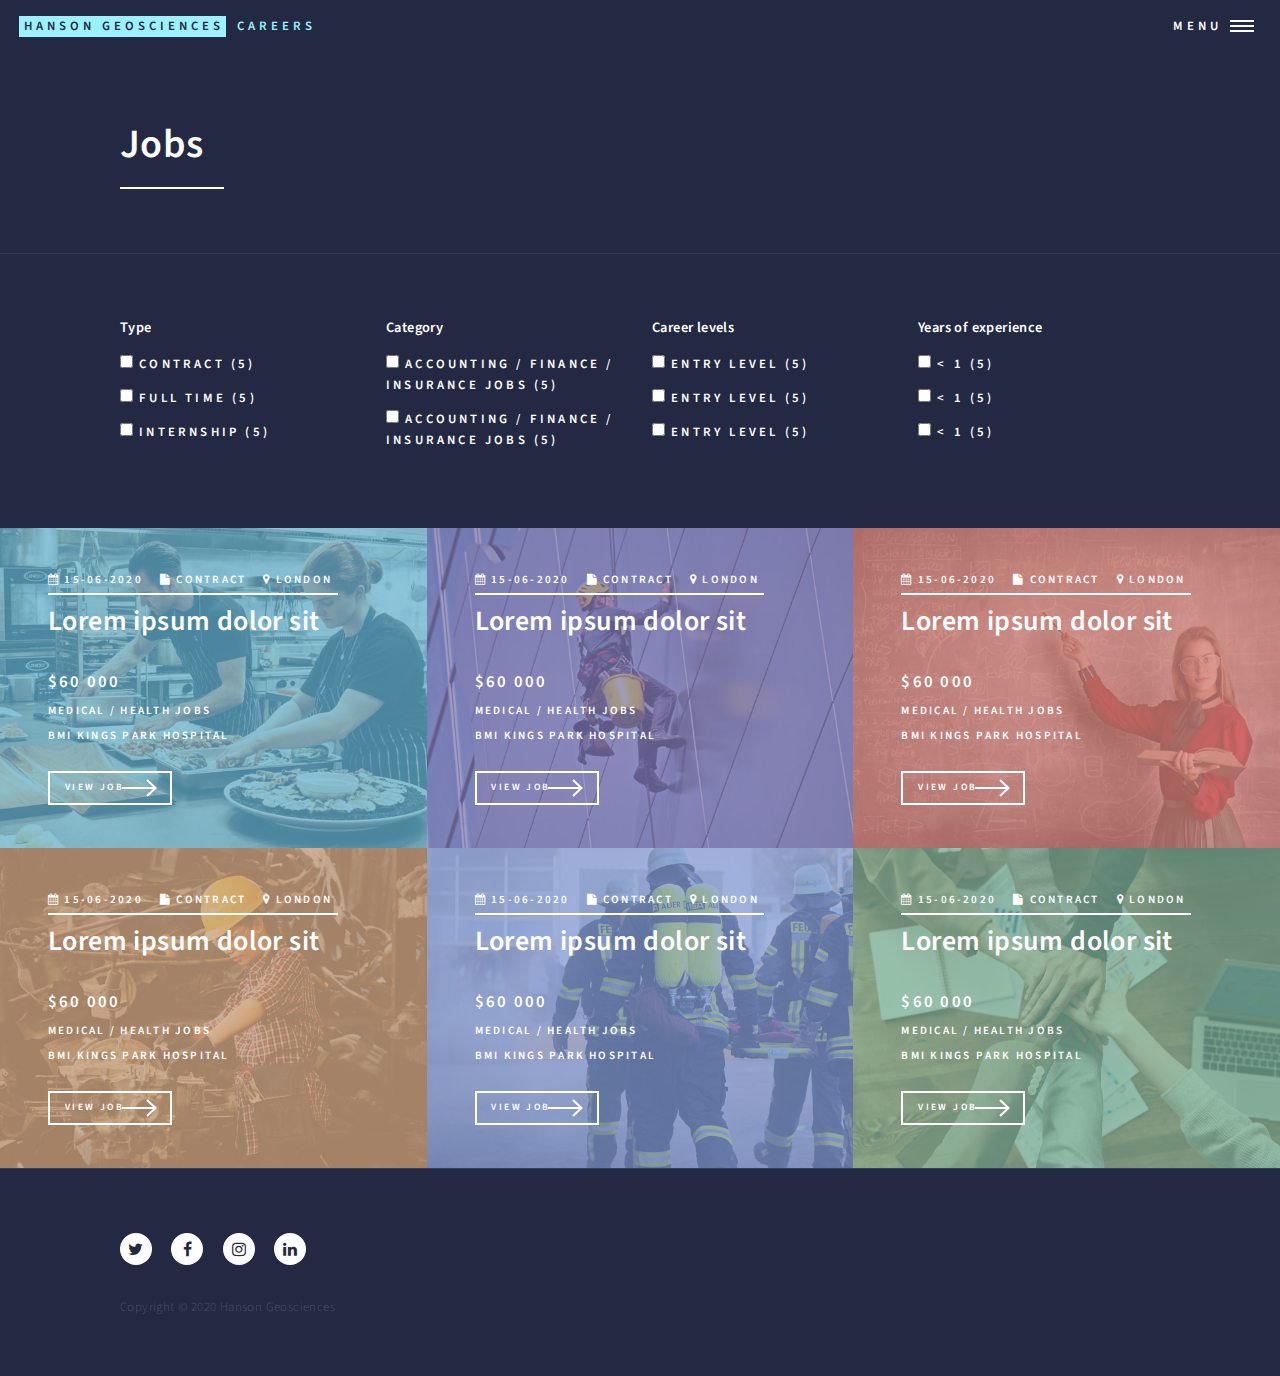
<file: jobs.html>
<!DOCTYPE HTML>
<html>
	<head>
		<title>Hanson Geosciences | Careers</title>
		<meta charset="utf-8" />
		<meta name="viewport" content="width=device-width, initial-scale=1, user-scalable=no" />
		<link rel="stylesheet" href="assets/bootstrap/css/bootstrap.min.css" />
		<link rel="stylesheet" href="assets/css/main.css" />
		<!-- <noscript><link rel="stylesheet" href="assets/css/noscript.css" /></noscript> -->
	</head>
	<body >
		<!-- Wrapper -->
			<div id="wrapper">

				<!-- Header -->
				<header id="header" class="alt">
					<a href="index.html" class="logo"><strong>Hanson Geosciences</strong> <span>Careers</span></a>
					<nav>
						<a href="#menu">Menu</a>
					</nav>
				</header>

				<!-- Menu -->
				<nav id="menu">
					<ul class="links">
		                <li> <a href="/">Home </a> </li>

		                <li class="active"> <a href="/jobs">Jobs</a> </li>

		                <li> <a href="#">Blog</a> </li>

		                <li> <a href="https://hansongeosciences.com/#about">About Us</a> </li>

		                <li><a href="https://hansongeosciences.com/#team">Team</a></li>

		                <li><a href="#">Testimonials</a></li>
		                
		                <li><a href="https://hansongeosciences.com/#">Terms</a></li>

		                <li><a href="https://hansongeosciences.com/#contact">Contact Us</a></li>
            		</ul>
				</nav>

				<!-- Main -->
					<div id="main" class="alt">

						<!-- One -->
							<section id="one">
								<div class="inner">
									<header class="major">
										<h1>Jobs</h1>
									</header>
								</div>
							</section>

							<section>
								<div class="inner">
									<form method="post" action="#">
										<div class="fields">
											<div class="field quarter">
							                    <h5 style="margin-bottom: 15px">Type</h5>

												<div>
													<label>
														<input type="checkbox">

														<small>Contract (5)</small>
													</label>
												</div>

												<div>
													<label>
														<input type="checkbox">

														<small>Full time (5)</small>
													</label>
												</div>

												<div>
													<label>
														<input type="checkbox">

														<small>Internship (5)</small>
													</label>
												</div>
							                </div>
											
											<div class="field quarter">
												<h5 style="margin-bottom: 15px">Category</h5>

												<div>
													<label>
														<input type="checkbox">

														<small>Accounting / Finance / Insurance Jobs (5)</small>
													</label>
												</div>

												<div>
													<label>
														<input type="checkbox">

														<small>Accounting / Finance / Insurance Jobs (5)</small>
													</label>
												</div>
							                </div>

											<div class="field quarter">
												<h5 style="margin-bottom: 15px">Career levels</h5>

												<div>
													<label>
														<input type="checkbox">

														<small>Entry Level (5)</small>
													</label>
												</div>

												<div>
													<label>
														<input type="checkbox">

														<small>Entry Level (5)</small>
													</label>
												</div>

												<div>
													<label>
														<input type="checkbox">

														<small>Entry Level (5)</small>
													</label>
												</div>
											</div>

											<div class="field quarter">
												<h5 style="margin-bottom: 15px">Years of experience</h5>

												<div>
													<label>
														<input type="checkbox">

														<small>&lt; 1 (5)</small>
													</label>
												</div>

												<div>
													<label>
														<input type="checkbox">

														<small>&lt; 1 (5)</small>
													</label>
												</div>

												<div>
													<label>
														<input type="checkbox">

														<small>&lt; 1 (5)</small>
													</label>
												</div>
											</div>
										</div>
									</form>
								</div>
							</section>

							<!-- Featured Jobs -->
							<section class="tiles">
								<article>
									<span class="image">
										<img src="images/product-1-720x480.jpg" alt="" />
									</span>

									<header class="major">
										<p>
						                   <i class="fa fa-calendar"></i> 15-06-2020 &nbsp;&nbsp;
						                   <i class="fa fa-file"></i> Contract &nbsp;&nbsp;
						                   <i class="fa fa-map-marker"></i> London
						                </p>

										<h3>Lorem ipsum dolor sit</h3>

										<p><strong>$60 000</strong></p>

										<p> Medical / Health Jobs</p>
										<p> BMI Kings Park Hospital</p>

										<div class="major-actions">
											<a href="job-details.html" class="button small next">View Job</a>
										</div>
									</header>
								</article>

								<article>
									<span class="image">
										<img src="images/product-2-720x480.jpg" alt="" />
									</span>

									<header class="major">
										<p>
						                   <i class="fa fa-calendar"></i> 15-06-2020 &nbsp;&nbsp;
						                   <i class="fa fa-file"></i> Contract &nbsp;&nbsp;
						                   <i class="fa fa-map-marker"></i> London
						                </p>

										<h3>Lorem ipsum dolor sit</h3>

										<p><strong>$60 000</strong></p>

										<p> Medical / Health Jobs</p>
										<p> BMI Kings Park Hospital</p>

										<div class="major-actions">
											<a href="job-details.html" class="button small next">View Job</a>
										</div>
									</header>
								</article>

								<article>
									<span class="image">
										<img src="images/product-3-720x480.jpg" alt="" />
									</span>

									<header class="major">
										<p>
						                   <i class="fa fa-calendar"></i> 15-06-2020 &nbsp;&nbsp;
						                   <i class="fa fa-file"></i> Contract &nbsp;&nbsp;
						                   <i class="fa fa-map-marker"></i> London
						                </p>

										<h3>Lorem ipsum dolor sit</h3>

										<p><strong>$60 000</strong></p>

										<p> Medical / Health Jobs</p>
										<p> BMI Kings Park Hospital</p>

										<div class="major-actions">
											<a href="job-details.html" class="button small next">View Job</a>
										</div>
									</header>
								</article>

								<article>
									<span class="image">
										<img src="images/product-4-720x480.jpg" alt="" />
									</span>

									<header class="major">
										<p>
						                   <i class="fa fa-calendar"></i> 15-06-2020 &nbsp;&nbsp;
						                   <i class="fa fa-file"></i> Contract &nbsp;&nbsp;
						                   <i class="fa fa-map-marker"></i> London
						                </p>

										<h3>Lorem ipsum dolor sit</h3>

										<p><strong>$60 000</strong></p>

										<p> Medical / Health Jobs</p>
										<p> BMI Kings Park Hospital</p>

										<div class="major-actions">
											<a href="job-details.html" class="button small next">View Job</a>
										</div>
									</header>
								</article>

								<article>
									<span class="image">
										<img src="images/product-5-720x480.jpg" alt="" />
									</span>

									<header class="major">
										<p>
						                   <i class="fa fa-calendar"></i> 15-06-2020 &nbsp;&nbsp;
						                   <i class="fa fa-file"></i> Contract &nbsp;&nbsp;
						                   <i class="fa fa-map-marker"></i> London
						                </p>

										<h3>Lorem ipsum dolor sit</h3>

										<p><strong>$60 000</strong></p>

										<p> Medical / Health Jobs</p>
										<p> BMI Kings Park Hospital</p>

										<div class="major-actions">
											<a href="job-details.html" class="button small next">View Job</a>
										</div>
									</header>
								</article>

								<article>
									<span class="image">
										<img src="images/product-6-720x480.jpg" alt="" />
									</span>

									<header class="major">
										<p>
						                   <i class="fa fa-calendar"></i> 15-06-2020 &nbsp;&nbsp;
						                   <i class="fa fa-file"></i> Contract &nbsp;&nbsp;
						                   <i class="fa fa-map-marker"></i> London
						                </p>

										<h3>Lorem ipsum dolor sit</h3>

										<p><strong>$60 000</strong></p>

										<p> Medical / Health Jobs</p>
										<p> BMI Kings Park Hospital</p>

										<div class="major-actions">
											<a href="job-details.html" class="button small next">View Job</a>
										</div>
									</header>
								</article>
							</section>

					</div>

				<!-- Footer -->
				<footer id="footer">
					<div class="inner">
						<ul class="icons">
							<li><a href="#" class="icon alt fa-twitter"><span class="label">Twitter</span></a></li>
							<li><a href="#" class="icon alt fa-facebook"><span class="label">Facebook</span></a></li>
							<li><a href="#" class="icon alt fa-instagram"><span class="label">Instagram</span></a></li>
							<li><a href="#" class="icon alt fa-linkedin"><span class="label">LinkedIn</span></a></li>
						</ul>
						<ul class="copyright">
							<li>Copyright © 2020 Hanson Geosciences</li>
							<!-- <li> <a href="https://www.phpjabbers.com/">PHPJabbers.com</a></li> -->
						</ul>
					</div>
				</footer>

			</div>

		<!-- Scripts -->
			<script src="assets/js/jquery.min.js"></script>
			<script src="assets/bootstrap/js/bootstrap.bundle.min.js"></script>
			<script src="assets/js/jquery.scrolly.min.js"></script>
			<script src="assets/js/jquery.scrollex.min.js"></script>
			<script src="assets/js/browser.min.js"></script>
			<script src="assets/js/breakpoints.min.js"></script>
			<script src="assets/js/util.js"></script>
			<script src="assets/js/main.js"></script>

	</body>
</html>
</file>
<file: assets/css/noscript.css>
/*
	Forty by HTML5 UP
	html5up.net | @ajlkn
	Free for personal and commercial use under the CCA 3.0 license (html5up.net/license)
*/

/* Banner */

	body.is-preload #banner:after {
		opacity: 0.85;
	}

	body.is-preload #banner > .inner {
		-moz-filter: none;
		-webkit-filter: none;
		-ms-filter: none;
		filter: none;
		-moz-transform: none;
		-webkit-transform: none;
		-ms-transform: none;
		transform: none;
		opacity: 1;
	}
</file>
<file: assets/css/main.css>
@import url(font-awesome.min.css);
@import url("https://fonts.googleapis.com/css?family=Source+Sans+Pro:300,300italic,600,600italic");

html, body, div, span, applet, object,
iframe, h1, h2, h3, h4, h5, h6, p, blockquote,
pre, a, abbr, acronym, address, big, cite,
code, del, dfn, em, img, ins, kbd, q, s, samp,
small, strike, strong, sub, sup, tt, var, b,
u, i, center, dl, dt, dd, ol, ul, li, fieldset,
form, label, legend, table, caption, tbody,
tfoot, thead, tr, th, td, article, aside,
canvas, details, embed, figure, figcaption,
footer, header, hgroup, menu, nav, output, ruby,
section, summary, time, mark, audio, video {
	margin: 0;
	padding: 0;
	border: 0;
	font-size: 100%;
	font: inherit;
	vertical-align: baseline;}

article, aside, details, figcaption, figure,
footer, header, hgroup, menu, nav, section {
	display: block;}

body {
	line-height: 1;
}

ol, ul {
	list-style: none;
}

blockquote, q {
	quotes: none;
}

	blockquote:before, blockquote:after, q:before, q:after {
		content: '';
		content: none;
	}

table {
	border-collapse: collapse;
	border-spacing: 0;
}

body {
	-webkit-text-size-adjust: none;
}

mark {
	background-color: transparent;
	color: inherit;
}

input::-moz-focus-inner {
	border: 0;
	padding: 0;
}

/* Basic */

	@-ms-viewport {
		width: device-width;
	}

	body {
		-ms-overflow-style: scrollbar;
	}

	@media screen and (max-width: 480px) {

		html, body {
			min-width: 320px;
		}

	}

	html {
		box-sizing: border-box;
	}

	*, *:before, *:after {
		box-sizing: inherit;
	}

	body {
		background: #242943;
	}

		body.is-preload *, body.is-preload *:before, body.is-preload *:after {
			-moz-animation: none !important;
			-webkit-animation: none !important;
			-ms-animation: none !important;
			animation: none !important;
			-moz-transition: none !important;
			-webkit-transition: none !important;
			-ms-transition: none !important;
			transition: none !important;
		}

/* Type */

	body, input, select, textarea {
		color: #ffffff;
		font-family: "Source Sans Pro", Helvetica, sans-serif;
		font-size: 17pt;
		font-weight: 300;
		letter-spacing: 0.025em;
		line-height: 1.65;
	}

		@media screen and (max-width: 1680px) {

			body, input, select, textarea {
				font-size: 14pt;
			}

		}

		@media screen and (max-width: 1280px) {

			body, input, select, textarea {
				font-size: 12pt;
			}

		}

		@media screen and (max-width: 360px) {

			body, input, select, textarea {
				font-size: 11pt;
			}

		}

	a {
		-moz-transition: color 0.2s ease-in-out, border-bottom-color 0.2s ease-in-out;
		-webkit-transition: color 0.2s ease-in-out, border-bottom-color 0.2s ease-in-out;
		-ms-transition: color 0.2s ease-in-out, border-bottom-color 0.2s ease-in-out;
		transition: color 0.2s ease-in-out, border-bottom-color 0.2s ease-in-out;
		border-bottom: dotted 1px;
		color: inherit;
		text-decoration: none;
	}

		a:hover {
			border-bottom-color: transparent;
			color: #9bf1ff !important;
			text-decoration: none;
		}

		a:active {
			color: #53e3fb !important;
		}

	.links .active > a { color: #9bf1ff; }

	strong, b {
		color: #ffffff;
		font-weight: 600;
	}

	em, i {
		font-style: italic;
	}

	p {
		margin: 0 0 2em 0;
	}

	h1, h2, h3, h4, h5, h6 {
		color: #ffffff;
		font-weight: 600;
		line-height: 1.45;
		margin: 0 0 1em 0;
	}

		h1 a, h2 a, h3 a, h4 a, h5 a, h6 a {
			color: inherit;
			border-bottom: 0;
		}

	h1 {
		font-size: 2.5em;
	}

	h2 {
		font-size: 1.75em;
	}

	h3 {
		font-size: 1.35em;
	}

	h4 {
		font-size: 1.1em;
	}

	h5 {
		font-size: 0.9em;
	}

	h6 {
		font-size: 0.7em;
	}

	@media screen and (max-width: 736px) {

		h1 {
			font-size: 2em;
		}

		h2 {
			font-size: 1.5em;
		}

		h3 {
			font-size: 1.25em;
		}

	}

	hr {
		border: 0;
		border-bottom: solid 1px rgba(212, 212, 255, 0.1);
		margin: 2em 0;
	}

		hr.major {
			margin: 3em 0;
		}

	.align-left {
		text-align: left;
	}

	.align-center {
		text-align: center;
	}

	.align-right {
		text-align: right;
	}

/* Section/Article */

	section.special, article.special {
		text-align: center;
	}

	header.major {
		width: -moz-max-content;
		width: -webkit-max-content;
		width: -ms-max-content;
		width: max-content;
		margin-bottom: 2em;
	}

		header.major > :first-child {
			margin-bottom: 0;
			width: calc(100% + 0.5em);
		}

			header.major > :first-child:after {
				content: '';
				background-color: #ffffff;
				display: block;
				height: 2px;
				margin: 0.325em 0 0.5em 0;
				width: 100%;
			}

		header.major > p {
			font-size: 0.7em;
			font-weight: 600;
			letter-spacing: 0.20em;
			margin-bottom: 0.5em;
			text-transform: uppercase;
		}

		header.major > p strong{
			font-size: 1.5em;
		}

		header.major > .major-actions {
			padding-top: 1.3em;
		}

		body.is-ie header.major > :first-child:after {
			max-width: 9em;
		}

		body.is-ie header.major > h1:after {
			max-width: 100% !important;
		}

	@media screen and (max-width: 736px) {

		header.major > p br {
			display: none;
		}

	}

/* Form */

	form {
		margin: 0 0 2em 0;
	}

		form > :last-child {
			margin-bottom: 0;
		}

		form > .fields {
			display: -moz-flex;
			display: -webkit-flex;
			display: -ms-flex;
			display: flex;
			-moz-flex-wrap: wrap;
			-webkit-flex-wrap: wrap;
			-ms-flex-wrap: wrap;
			flex-wrap: wrap;
			width: calc(100% + 3em);
			margin: -1.5em 0 2em -1.5em;
		}

			form > .fields > .field {
				-moz-flex-grow: 0;
				-webkit-flex-grow: 0;
				-ms-flex-grow: 0;
				flex-grow: 0;
				-moz-flex-shrink: 0;
				-webkit-flex-shrink: 0;
				-ms-flex-shrink: 0;
				flex-shrink: 0;
				padding: 1.5em 0 0 1.5em;
				width: calc(100% - 1.5em);
			}

				form > .fields > .field.half {
					width: calc(50% - 0.75em);
				}

				form > .fields > .field.third {
					width: calc(100%/3 - 0.5em);
				}

				form > .fields > .field.quarter {
					width: calc(25% - 0.375em);
				}

		@media screen and (max-width: 480px) {

			form > .fields {
				width: calc(100% + 3em);
				margin: -1.5em 0 2em -1.5em;
			}

				form > .fields > .field {
					padding: 1.5em 0 0 1.5em;
					width: calc(100% - 1.5em);
				}

					form > .fields > .field.half {
						width: calc(100% - 1.5em);
					}

					form > .fields > .field.third {
						width: calc(100% - 1.5em);
					}

					form > .fields > .field.quarter {
						width: calc(100% - 1.5em);
					}

		}

	label {
		color: #ffffff;
		display: block;
		font-size: 0.8em;
		font-weight: 600;
		letter-spacing: 0.25em;
		margin: 0 0 1em 0;
		text-transform: uppercase;
	}

	input[type="text"],
	input[type="password"],
	input[type="email"],
	input[type="tel"],
	input[type="search"],
	input[type="url"],
	select,
	textarea {
		-moz-appearance: none;
		-webkit-appearance: none;
		-ms-appearance: none;
		appearance: none;
		background: rgba(212, 212, 255, 0.035);
		border: none;
		border-radius: 0;
		color: inherit;
		display: block;
		outline: 0;
		padding: 0 1em;
		text-decoration: none;
		width: 100%;
	}

		input[type="text"]:invalid,
		input[type="password"]:invalid,
		input[type="email"]:invalid,
		input[type="tel"]:invalid,
		input[type="search"]:invalid,
		input[type="url"]:invalid,
		select:invalid,
		textarea:invalid {
			box-shadow: none;
		}

		input[type="text"]:focus,
		input[type="password"]:focus,
		input[type="email"]:focus,
		input[type="tel"]:focus,
		input[type="search"]:focus,
		input[type="url"]:focus,
		select:focus,
		textarea:focus {
			border-color: #9bf1ff;
			box-shadow: 0 0 0 2px #9bf1ff;
		}

	select {
		background-image: url("data:image/svg+xml;charset=utf8,%3Csvg xmlns='http://www.w3.org/2000/svg' width='40' height='40' preserveAspectRatio='none' viewBox='0 0 40 40'%3E%3Cpath d='M9.4,12.3l10.4,10.4l10.4-10.4c0.2-0.2,0.5-0.4,0.9-0.4c0.3,0,0.6,0.1,0.9,0.4l3.3,3.3c0.2,0.2,0.4,0.5,0.4,0.9 c0,0.4-0.1,0.6-0.4,0.9L20.7,31.9c-0.2,0.2-0.5,0.4-0.9,0.4c-0.3,0-0.6-0.1-0.9-0.4L4.3,17.3c-0.2-0.2-0.4-0.5-0.4-0.9 c0-0.4,0.1-0.6,0.4-0.9l3.3-3.3c0.2-0.2,0.5-0.4,0.9-0.4S9.1,12.1,9.4,12.3z' fill='rgba(212, 212, 255, 0.1)' /%3E%3C/svg%3E");
		background-size: 1.25rem;
		background-repeat: no-repeat;
		background-position: calc(100% - 1rem) center;
		height: 2.75em;
		padding-right: 2.75em;
		text-overflow: ellipsis;
	}

		select option {
			color: #ffffff;
			background: #242943;
		}

		select:focus::-ms-value {
			background-color: transparent;
		}

		select::-ms-expand {
			display: none;
		}

	input[type="text"],
	input[type="password"],
	input[type="email"],
	input[type="tel"],
	input[type="search"],
	input[type="url"],
	select {
		height: 2.75em;
	}

	textarea {
		padding: 0.75em 1em;
	}

	::-webkit-input-placeholder {
		color: rgba(244, 244, 255, 0.2) !important;
		opacity: 1.0;
	}

	:-moz-placeholder {
		color: rgba(244, 244, 255, 0.2) !important;
		opacity: 1.0;
	}

	::-moz-placeholder {
		color: rgba(244, 244, 255, 0.2) !important;
		opacity: 1.0;
	}

	:-ms-input-placeholder {
		color: rgba(244, 244, 255, 0.2) !important;
		opacity: 1.0;
	}

/* Box */

	.box {
		border: solid 1px rgba(212, 212, 255, 0.1);
		padding: 10px 15px;
		margin-bottom: 2em;
		max-height: 280px; 
		overflow: auto;
	}

		.box > :last-child,
		.box > :last-child > :last-child,
		.box > :last-child > :last-child > :last-child {
			margin-bottom: 0;
		}

		.box.alt {
			border: 0;
			border-radius: 0;
			padding: 0;
		}

/* Icon */

	.icon {
		text-decoration: none;
		border-bottom: none;
		position: relative;
	}

		.icon:before {
			-moz-osx-font-smoothing: grayscale;
			-webkit-font-smoothing: antialiased;
			font-family: FontAwesome;
			font-style: normal;
			font-weight: normal;
			text-transform: none !important;
		}

		.icon > .label {
			display: none;
		}

		.icon.alt:before {
			background-color: #ffffff;
			border-radius: 100%;
			color: #242943;
			display: inline-block;
			height: 2em;
			line-height: 2em;
			text-align: center;
			width: 2em;
		}

	a.icon.alt:before {
		-moz-transition: background-color 0.2s ease-in-out;
		-webkit-transition: background-color 0.2s ease-in-out;
		-ms-transition: background-color 0.2s ease-in-out;
		transition: background-color 0.2s ease-in-out;
	}

	a.icon.alt:hover:before {
		background-color: #6fc3df;
	}

	a.icon.alt:active:before {
		background-color: #37a6cb;
	}

/* Image */

	.image {
		border: 0;
		display: inline-block;
		position: relative;
	}

		.image img {
			display: block;
		}

		.image.left, .image.right {
			max-width: 30%;
		}

			.image.left img, .image.right img {
				width: 100%;
			}

		.image.left {
			float: left;
			margin: 0 1.5em 1.25em 0;
			top: 0.25em;
		}

		.image.right {
			float: right;
			margin: 0 0 1.25em 1.5em;
			top: 0.25em;
		}

		.image.fit {
			display: block;
			margin: 0 0 2em 0;
			width: 100%;
		}

			.image.fit img {
				width: 100%;
			}

		.image.main {
			display: block;
			margin: 2.5em 0;
			width: 100%;
		}

			.image.main img {
				width: 100%;
			}

			@media screen and (max-width: 736px) {

				.image.main {
					margin: 1.5em 0;
				}

			}

/* List */

	ol {
		list-style: decimal;
		margin: 0 0 2em 0;
		padding-left: 1.25em;
	}

		ol li {
			padding-left: 0.25em;
		}

	ul {
		list-style: disc;
		margin: 0 0 2em 0;
		padding-left: 1em;
	}

		ul li {
			padding-left: 0.5em;
		}

		ul.alt {
			list-style: none;
			padding-left: 0;
		}

			ul.alt li {
				border-top: solid 1px rgba(212, 212, 255, 0.1);
				padding: 0.5em 0;
			}

				ul.alt li:first-child {
					border-top: 0;
					padding-top: 0;
				}

	dl {
		margin: 0 0 2em 0;
	}

		dl dt {
			display: block;
			font-weight: 600;
			margin: 0 0 1em 0;
		}

		dl dd {
			margin-left: 2em;
		}

/* Actions */

	ul.actions {
		display: -moz-flex;
		display: -webkit-flex;
		display: -ms-flex;
		display: flex;
		cursor: default;
		list-style: none;
		margin-left: -1em;
		padding-left: 0;
	}

		ul.actions li {
			padding: 0 0 0 1em;
			vertical-align: middle;
		}

		ul.actions.special {
			-moz-justify-content: center;
			-webkit-justify-content: center;
			-ms-justify-content: center;
			justify-content: center;
			width: 100%;
			margin-left: 0;
		}

			ul.actions.special li:first-child {
				padding-left: 0;
			}

		ul.actions.stacked {
			-moz-flex-direction: column;
			-webkit-flex-direction: column;
			-ms-flex-direction: column;
			flex-direction: column;
			margin-left: 0;
		}

			ul.actions.stacked li {
				padding: 1.3em 0 0 0;
			}

				ul.actions.stacked li:first-child {
					padding-top: 0;
				}

		ul.actions.fit {
			width: calc(100% + 1em);
		}

			ul.actions.fit li {
				-moz-flex-grow: 1;
				-webkit-flex-grow: 1;
				-ms-flex-grow: 1;
				flex-grow: 1;
				-moz-flex-shrink: 1;
				-webkit-flex-shrink: 1;
				-ms-flex-shrink: 1;
				flex-shrink: 1;
				width: 100%;
			}

				ul.actions.fit li > * {
					width: 100%;
				}

			ul.actions.fit.stacked {
				width: 100%;
			}

/* Icons */

	ul.icons {
		cursor: default;
		list-style: none;
		padding-left: 0;
	}

		ul.icons li {
			display: inline-block;
			padding: 0 1em 0 0;
		}

			ul.icons li:last-child {
				padding-right: 0;
			}

		@media screen and (max-width: 736px) {

			ul.icons li {
				padding: 0 0.75em 0 0;
			}

		}

/* Pagination */

	ul.pagination {
		cursor: default;
		list-style: none;
		padding-left: 0;
	}

		ul.pagination li {
			display: inline-block;
			padding-left: 0;
			vertical-align: middle;
		}

			ul.pagination li > .page {
				-moz-transition: background-color 0.2s ease-in-out, color 0.2s ease-in-out;
				-webkit-transition: background-color 0.2s ease-in-out, color 0.2s ease-in-out;
				-ms-transition: background-color 0.2s ease-in-out, color 0.2s ease-in-out;
				transition: background-color 0.2s ease-in-out, color 0.2s ease-in-out;
				border-bottom: 0;
				display: inline-block;
				font-size: 0.8em;
				font-weight: 600;
				height: 1.5em;
				line-height: 1.5em;
				margin: 0 0.125em;
				min-width: 1.5em;
				padding: 0 0.5em;
				text-align: center;
			}

				ul.pagination li > .page.active {
					background-color: #ffffff;
					color: #242943;
				}

					ul.pagination li > .page.active:hover {
						background-color: #9bf1ff;
						color: #242943 !important;
					}

					ul.pagination li > .page.active:active {
						background-color: #53e3fb;
					}

			ul.pagination li:first-child {
				padding-right: 0.75em;
			}

			ul.pagination li:last-child {
				padding-left: 0.75em;
			}

		@media screen and (max-width: 480px) {

			ul.pagination li:nth-child(n+2):nth-last-child(n+2) {
				display: none;
			}

			ul.pagination li:first-child {
				padding-right: 0;
			}

		}

/* Button */

	input[type="submit"],
	input[type="reset"],
	input[type="button"],
	button,
	.button {
		-moz-appearance: none;
		-webkit-appearance: none;
		-ms-appearance: none;
		appearance: none;
		-moz-transition: background-color 0.2s ease-in-out, box-shadow 0.2s ease-in-out, color 0.2s ease-in-out;
		-webkit-transition: background-color 0.2s ease-in-out, box-shadow 0.2s ease-in-out, color 0.2s ease-in-out;
		-ms-transition: background-color 0.2s ease-in-out, box-shadow 0.2s ease-in-out, color 0.2s ease-in-out;
		transition: background-color 0.2s ease-in-out, box-shadow 0.2s ease-in-out, color 0.2s ease-in-out;
		background-color: transparent;
		border: 0;
		border-radius: 0;
		box-shadow: inset 0 0 0 2px #ffffff;
		color: #ffffff;
		cursor: pointer;
		display: inline-block;
		font-size: 0.8em;
		font-weight: 600;
		height: 3.5em;
		letter-spacing: 0.25em;
		line-height: 3.5em;
		padding: 0 1.75em;
		text-align: center;
		text-decoration: none;
		text-transform: uppercase;
		white-space: nowrap;
	}

		input[type="submit"]:hover, input[type="submit"]:active,
		input[type="reset"]:hover,
		input[type="reset"]:active,
		input[type="button"]:hover,
		input[type="button"]:active,
		button:hover,
		button:active,
		.button:hover,
		.button:active {
			box-shadow: inset 0 0 0 2px #9bf1ff;
			color: #9bf1ff;
		}

		input[type="submit"]:active,
		input[type="reset"]:active,
		input[type="button"]:active,
		button:active,
		.button:active {
			background-color: rgba(155, 241, 255, 0.1);
			box-shadow: inset 0 0 0 2px #53e3fb;
			color: #53e3fb;
		}

		input[type="submit"].icon:before,
		input[type="reset"].icon:before,
		input[type="button"].icon:before,
		button.icon:before,
		.button.icon:before {
			margin-right: 0.5em;
		}

		input[type="submit"].fit,
		input[type="reset"].fit,
		input[type="button"].fit,
		button.fit,
		.button.fit {
			width: 100%;
		}

		input[type="submit"].small,
		input[type="reset"].small,
		input[type="button"].small,
		button.small,
		.button.small {
			font-size: 0.6em;
		}

		input[type="submit"].large,
		input[type="reset"].large,
		input[type="button"].large,
		button.large,
		.button.large {
			font-size: 1.25em;
			height: 3em;
			line-height: 3em;
		}

		input[type="submit"].next,
		input[type="reset"].next,
		input[type="button"].next,
		button.next,
		.button.next {
			padding-right: 4.5em;
			position: relative;
		}

			input[type="submit"].next:before, input[type="submit"].next:after,
			input[type="reset"].next:before,
			input[type="reset"].next:after,
			input[type="button"].next:before,
			input[type="button"].next:after,
			button.next:before,
			button.next:after,
			.button.next:before,
			.button.next:after {
				-moz-transition: opacity 0.2s ease-in-out;
				-webkit-transition: opacity 0.2s ease-in-out;
				-ms-transition: opacity 0.2s ease-in-out;
				transition: opacity 0.2s ease-in-out;
				background-position: center right;
				background-repeat: no-repeat;
				background-size: 36px 24px;
				content: '';
				display: block;
				height: 100%;
				position: absolute;
				right: 1.5em;
				top: 0;
				vertical-align: middle;
				width: 36px;
			}

			input[type="submit"].next:before,
			input[type="reset"].next:before,
			input[type="button"].next:before,
			button.next:before,
			.button.next:before {
				background-image: url("data:image/svg+xml;charset=utf8,%3Csvg xmlns='http://www.w3.org/2000/svg' xmlns:xlink='http://www.w3.org/1999/xlink' width='36px' height='24px' viewBox='0 0 36 24' zoomAndPan='disable'%3E%3Cstyle%3Eline %7B stroke: %23ffffff%3B stroke-width: 2px%3B %7D%3C/style%3E%3Cline x1='0' y1='12' x2='34' y2='12' /%3E%3Cline x1='25' y1='4' x2='34' y2='12.5' /%3E%3Cline x1='25' y1='20' x2='34' y2='11.5' /%3E%3C/svg%3E");
			}

			input[type="submit"].next:after,
			input[type="reset"].next:after,
			input[type="button"].next:after,
			button.next:after,
			.button.next:after {
				background-image: url("data:image/svg+xml;charset=utf8,%3Csvg xmlns='http://www.w3.org/2000/svg' xmlns:xlink='http://www.w3.org/1999/xlink' width='36px' height='24px' viewBox='0 0 36 24' zoomAndPan='disable'%3E%3Cstyle%3Eline %7B stroke: %239bf1ff%3B stroke-width: 2px%3B %7D%3C/style%3E%3Cline x1='0' y1='12' x2='34' y2='12' /%3E%3Cline x1='25' y1='4' x2='34' y2='12.5' /%3E%3Cline x1='25' y1='20' x2='34' y2='11.5' /%3E%3C/svg%3E");
				opacity: 0;
				z-index: 1;
			}

			input[type="submit"].next:hover:after, input[type="submit"].next:active:after,
			input[type="reset"].next:hover:after,
			input[type="reset"].next:active:after,
			input[type="button"].next:hover:after,
			input[type="button"].next:active:after,
			button.next:hover:after,
			button.next:active:after,
			.button.next:hover:after,
			.button.next:active:after {
				opacity: 1;
			}

			@media screen and (max-width: 1280px) {

				input[type="submit"].next,
				input[type="reset"].next,
				input[type="button"].next,
				button.next,
				.button.next {
					padding-right: 5em;
				}

			}

		input[type="submit"].primary,
		input[type="reset"].primary,
		input[type="button"].primary,
		button.primary,
		.button.primary {
			background-color: #ffffff;
			box-shadow: none;
			color: #242943;
		}

			input[type="submit"].primary:hover, input[type="submit"].primary:active,
			input[type="reset"].primary:hover,
			input[type="reset"].primary:active,
			input[type="button"].primary:hover,
			input[type="button"].primary:active,
			button.primary:hover,
			button.primary:active,
			.button.primary:hover,
			.button.primary:active {
				background-color: #9bf1ff;
				color: #242943 !important;
			}

			input[type="submit"].primary:active,
			input[type="reset"].primary:active,
			input[type="button"].primary:active,
			button.primary:active,
			.button.primary:active {
				background-color: #53e3fb;
			}

		input[type="submit"].disabled, input[type="submit"]:disabled,
		input[type="reset"].disabled,
		input[type="reset"]:disabled,
		input[type="button"].disabled,
		input[type="button"]:disabled,
		button.disabled,
		button:disabled,
		.button.disabled,
		.button:disabled {
			pointer-events: none;
			cursor: default;
			opacity: 0.25;
		}

/* Tiles */

	.tiles {
		display: -moz-flex;
		display: -webkit-flex;
		display: -ms-flex;
		display: flex;
		-moz-flex-wrap: wrap;
		-webkit-flex-wrap: wrap;
		-ms-flex-wrap: wrap;
		flex-wrap: wrap;
		border-top: 0 !important;
	}

		.tiles + * {
			border-top: 0 !important;
		}

		.tiles article {
			-moz-align-items: center;
			-webkit-align-items: center;
			-ms-align-items: center;
			align-items: center;
			display: -moz-flex;
			display: -webkit-flex;
			display: -ms-flex;
			display: flex;
			-moz-transition: -moz-transform 0.25s ease, opacity 0.25s ease, -moz-filter 1s ease, -webkit-filter 1s ease;
			-webkit-transition: -webkit-transform 0.25s ease, opacity 0.25s ease, -webkit-filter 1s ease, -webkit-filter 1s ease;
			-ms-transition: -ms-transform 0.25s ease, opacity 0.25s ease, -ms-filter 1s ease, -webkit-filter 1s ease;
			transition: transform 0.25s ease, opacity 0.25s ease, filter 1s ease, -webkit-filter 1s ease;
			padding: 4em 4em 2em 4em ;
			background-position: center;
			background-repeat: no-repeat;
			background-size: cover;
			cursor: default;
			height: 40vh;
			max-height: 40em;
			min-height: 23em;
			overflow: hidden;
			position: relative;
			width: 33.3333%;
		}

			.tiles article .image {
				display: none;
			}

			.tiles article header {
				position: relative;
				z-index: 3;
			}

			.tiles article h3 {
				font-size: 1.75em;
			}

				.tiles article h3 a:hover {
					color: inherit !important;
				}

			.tiles article .link.primary {
				border: 0;
				height: 100%;
				left: 0;
				position: absolute;
				top: 0;
				width: 100%;
				z-index: 4;
			}

			.tiles article:before {
				-moz-transition: opacity 0.5s ease;
				-webkit-transition: opacity 0.5s ease;
				-ms-transition: opacity 0.5s ease;
				transition: opacity 0.5s ease;
				bottom: 0;
				content: '';
				display: block;
				height: 100%;
				left: 0;
				opacity: 0.65;
				position: absolute;
				width: 100%;
				z-index: 2;
			}

			.tiles article:after {
				background-color: rgba(36, 41, 67, 0.25);
				content: '';
				display: block;
				height: 100%;
				left: 0;
				position: absolute;
				top: 0;
				width: 100%;
				z-index: 1;
			}

			.tiles article:hover:before {
				opacity: 0;
			}

			.tiles article:hover { text-shadow: 0 0 2px #292929, 0 0 2px #292929; }

			.tiles article.is-transitioning {
				-moz-transform: scale(0.95);
				-webkit-transform: scale(0.95);
				-ms-transform: scale(0.95);
				transform: scale(0.95);
				-moz-filter: blur(0.5em);
				-webkit-filter: blur(0.5em);
				-ms-filter: blur(0.5em);
				filter: blur(0.5em);
				opacity: 0;
			}

			.tiles article:nth-child(6n - 5):before {
				background-color: #6fc3df;
			}

			.tiles article:nth-child(6n - 4):before {
				background-color: #8d82c4;
			}

			.tiles article:nth-child(6n - 3):before {
				background-color: #ec8d81;
			}

			.tiles article:nth-child(6n - 2):before {
				background-color: #e7b788;
			}

			.tiles article:nth-child(6n - 1):before {
				background-color: #8ea9e8;
			}

			.tiles article:nth-child(6n):before {
				background-color: #87c5a4;
			}

		@media screen and (max-width: 1280px) {

			.tiles article {
				padding: 4em 3em 2em 3em ;
				height: 30vh;
				max-height: 30em;
				min-height: 20em;
			}

		}

		@media screen and (max-width: 980px) {

			.tiles article {
				width: 50% !important;
			}

		}

		@media screen and (max-width: 736px) {

			.tiles article {
				padding: 3em 1.5em 1em 1.5em ;
				height: 16em;
				max-height: none;
				min-height: 0;
			}

				.tiles article h3 {
					font-size: 1.5em;
				}

		}

		@media screen and (max-width: 480px) {

			.tiles {
				display: block;
			}

				.tiles article {
					height: 20em;
					width: 100% !important;
				}

		}

/* Contact Method */

	.contact-method {
		margin: 0 0 2em 0;
		padding-left: 3.25em;
		position: relative;
	}

		.contact-method .icon {
			left: 0;
			position: absolute;
			top: 0;
		}

		.contact-method h3 {
			margin: 0 0 0.5em 0;
		}

/* Spotlights */

	.spotlights {
		border-top: 0 !important;
	}

		.spotlights + * {
			border-top: 0 !important;
		}

		.spotlights > section {
			display: -moz-flex;
			display: -webkit-flex;
			display: -ms-flex;
			display: flex;
			-moz-flex-direction: row;
			-webkit-flex-direction: row;
			-ms-flex-direction: row;
			flex-direction: row;
			background-color: #2e3450;
		}

			.spotlights > section > .image {
				background-position: center center;
				background-size: cover;
				border-radius: 0;
				display: block;
				position: relative;
				width: 30%;
			}

				.spotlights > section > .image img {
					border-radius: 0;
					display: block;
					width: 100%;
				}

				.spotlights > section > .image:before {
					background: rgba(36, 41, 67, 0.9);
					content: '';
					display: block;
					height: 100%;
					left: 0;
					opacity: 0;
					position: absolute;
					top: 0;
					width: 100%;
				}

			.spotlights > section > .content {
				display: -moz-flex;
				display: -webkit-flex;
				display: -ms-flex;
				display: flex;
				-moz-flex-direction: column;
				-webkit-flex-direction: column;
				-ms-flex-direction: column;
				flex-direction: column;
				-moz-justify-content: center;
				-webkit-justify-content: center;
				-ms-justify-content: center;
				justify-content: center;
				-moz-align-items: center;
				-webkit-align-items: center;
				-ms-align-items: center;
				align-items: center;
				padding: 2em 3em 0.1em 3em ;
				width: 70%;
			}

				.spotlights > section > .content > .inner {
					margin: 0 auto;
					max-width: 100%;
					width: 65em;
				}

			.spotlights > section:nth-child(2n) {
				-moz-flex-direction: row-reverse;
				-webkit-flex-direction: row-reverse;
				-ms-flex-direction: row-reverse;
				flex-direction: row-reverse;
				background-color: #333856;
			}

				.spotlights > section:nth-child(2n) > .content {
					-moz-align-items: -moz-flex-end;
					-webkit-align-items: -webkit-flex-end;
					-ms-align-items: -ms-flex-end;
					align-items: flex-end;
				}

		@media screen and (max-width: 1680px) {

			.spotlights > section > .image {
				width: 40%;
			}

			.spotlights > section > .content {
				width: 60%;
			}

		}

		@media screen and (max-width: 1280px) {

			.spotlights > section > .image {
				width: 45%;
			}

			.spotlights > section > .content {
				width: 55%;
			}

		}

		@media screen and (max-width: 980px) {

			.spotlights > section {
				display: block;
			}

				.spotlights > section > .image {
					width: 100%;
				}

				.spotlights > section > .content {
					padding: 4em 3em 2em 3em ;
					width: 100%;
				}

		}

		@media screen and (max-width: 736px) {

			.spotlights > section > .content {
				padding: 3em 1.5em 1em 1.5em ;
			}

		}

/* Header */

	@-moz-keyframes reveal-header {
		0% {
			top: -4em;
			opacity: 0;
		}

		100% {
			top: 0;
			opacity: 1;
		}
	}

	@-webkit-keyframes reveal-header {
		0% {
			top: -4em;
			opacity: 0;
		}

		100% {
			top: 0;
			opacity: 1;
		}
	}

	@-ms-keyframes reveal-header {
		0% {
			top: -4em;
			opacity: 0;
		}

		100% {
			top: 0;
			opacity: 1;
		}
	}

	@keyframes reveal-header {
		0% {
			top: -4em;
			opacity: 0;
		}

		100% {
			top: 0;
			opacity: 1;
		}
	}

	#header {
		display: -moz-flex;
		display: -webkit-flex;
		display: -ms-flex;
		display: flex;
		background-color: #2a2f4a;
		box-shadow: 0 0 0.25em 0 rgba(0, 0, 0, 0.15);
		cursor: default;
		font-weight: 600;
		height: 3.25em;
		left: 0;
		letter-spacing: 0.25em;
		line-height: 3.25em;
		margin: 0;
		position: fixed;
		text-transform: uppercase;
		top: 0;
		width: 100%;
		z-index: 10000;
	}

		#header .logo {
			border: 0;
			display: inline-block;
			font-size: 0.8em;
			height: inherit;
			line-height: inherit;
			padding: 0 1.5em;
		}

			#header .logo strong {
				-moz-transition: background-color 0.2s ease-in-out, color 0.2s ease-in-out;
				-webkit-transition: background-color 0.2s ease-in-out, color 0.2s ease-in-out;
				-ms-transition: background-color 0.2s ease-in-out, color 0.2s ease-in-out;
				transition: background-color 0.2s ease-in-out, color 0.2s ease-in-out;
				background-color: #ffffff;
				color: #242943;
				display: inline-block;
				line-height: 1.65em;
				margin-right: 0.325em;
				padding: 0 0.125em 0 0.375em;
			}

			#header .logo:hover strong {
				background-color: #9bf1ff;
			}

			#header .logo:active strong {
				background-color: #53e3fb;
			}

		#header nav {
			display: -moz-flex;
			display: -webkit-flex;
			display: -ms-flex;
			display: flex;
			-moz-justify-content: -moz-flex-end;
			-webkit-justify-content: -webkit-flex-end;
			-ms-justify-content: -ms-flex-end;
			justify-content: flex-end;
			-moz-flex-grow: 1;
			-webkit-flex-grow: 1;
			-ms-flex-grow: 1;
			flex-grow: 1;
			height: inherit;
			line-height: inherit;
		}

			#header nav a {
				border: 0;
				display: block;
				font-size: 0.8em;
				height: inherit;
				line-height: inherit;
				padding: 0 0.75em;
				position: relative;
				vertical-align: middle;
			}

				#header nav a:last-child {
					padding-right: 1.5em;
				}

				#header nav a[href="#menu"] {
					padding-right: 3.325em !important;
				}

					#header nav a[href="#menu"]:before, #header nav a[href="#menu"]:after {
						background-image: url("data:image/svg+xml;charset=utf8,%3Csvg xmlns='http://www.w3.org/2000/svg' width='24' height='32' viewBox='0 0 24 32' preserveAspectRatio='none'%3E%3Cstyle%3Eline %7B stroke-width: 2px%3B stroke: %23ffffff%3B %7D%3C/style%3E%3Cline x1='0' y1='11' x2='24' y2='11' /%3E%3Cline x1='0' y1='21' x2='24' y2='21' /%3E%3Cline x1='0' y1='16' x2='24' y2='16' /%3E%3C/svg%3E");
						background-position: center;
						background-repeat: no-repeat;
						background-size: 24px 32px;
						content: '';
						display: block;
						height: 100%;
						position: absolute;
						right: 1.5em;
						top: 0;
						vertical-align: middle;
						width: 24px;
					}

					#header nav a[href="#menu"]:after {
						-moz-transition: opacity 0.2s ease-in-out;
						-webkit-transition: opacity 0.2s ease-in-out;
						-ms-transition: opacity 0.2s ease-in-out;
						transition: opacity 0.2s ease-in-out;
						background-image: url("data:image/svg+xml;charset=utf8,%3Csvg xmlns='http://www.w3.org/2000/svg' width='24' height='32' viewBox='0 0 24 32' preserveAspectRatio='none'%3E%3Cstyle%3Eline %7B stroke-width: 2px%3B stroke: %239bf1ff%3B %7D%3C/style%3E%3Cline x1='0' y1='11' x2='24' y2='11' /%3E%3Cline x1='0' y1='21' x2='24' y2='21' /%3E%3Cline x1='0' y1='16' x2='24' y2='16' /%3E%3C/svg%3E");
						opacity: 0;
						z-index: 1;
					}

					#header nav a[href="#menu"]:hover:after, #header nav a[href="#menu"]:active:after {
						opacity: 1;
					}

					#header nav a[href="#menu"]:last-child {
						padding-right: 3.875em !important;
					}

						#header nav a[href="#menu"]:last-child:before, #header nav a[href="#menu"]:last-child:after {
							right: 2em;
						}

		#header.reveal {
			-moz-animation: reveal-header 0.35s ease;
			-webkit-animation: reveal-header 0.35s ease;
			-ms-animation: reveal-header 0.35s ease;
			animation: reveal-header 0.35s ease;
		}

		#header.alt {
			-moz-transition: opacity 2.5s ease;
			-webkit-transition: opacity 2.5s ease;
			-ms-transition: opacity 2.5s ease;
			transition: opacity 2.5s ease;
			-moz-transition-delay: 0.75s;
			-webkit-transition-delay: 0.75s;
			-ms-transition-delay: 0.75s;
			transition-delay: 0.75s;
			-moz-animation: none;
			-webkit-animation: none;
			-ms-animation: none;
			animation: none;
			background-color: transparent;
			box-shadow: none;
			position: absolute;
		}

			#header.alt.style1 .logo strong {
				color: #6fc3df;
			}

			#header.alt.style2 .logo strong {
				color: #8d82c4;
			}

			#header.alt.style3 .logo strong {
				color: #ec8d81;
			}

			#header.alt.style4 .logo strong {
				color: #e7b788;
			}

			#header.alt.style5 .logo strong {
				color: #8ea9e8;
			}

			#header.alt.style6 .logo strong {
				color: #87c5a4;
			}

		body.is-preload #header.alt {
			opacity: 0;
		}

		@media screen and (max-width: 1680px) {

			#header nav a[href="#menu"] {
				padding-right: 3.75em !important;
			}

				#header nav a[href="#menu"]:last-child {
					padding-right: 4.25em !important;
				}

		}

		@media screen and (max-width: 1280px) {

			#header nav a[href="#menu"] {
				padding-right: 4em !important;
			}

				#header nav a[href="#menu"]:last-child {
					padding-right: 4.5em !important;
				}

		}

		@media screen and (max-width: 736px) {

			#header {
				height: 2.75em;
				line-height: 2.75em;
			}

				#header .logo {
					padding: 0 1em;
				}

				#header nav a {
					padding: 0 0.5em;
				}

					#header nav a:last-child {
						padding-right: 1em;
					}

					#header nav a[href="#menu"] {
						padding-right: 3.25em !important;
					}

						#header nav a[href="#menu"]:before, #header nav a[href="#menu"]:after {
							right: 0.75em;
						}

						#header nav a[href="#menu"]:last-child {
							padding-right: 4em !important;
						}

							#header nav a[href="#menu"]:last-child:before, #header nav a[href="#menu"]:last-child:after {
								right: 1.5em;
							}

		}

		@media screen and (max-width: 480px) {

			#header .logo span {
				display: none;
			}

			#header nav a[href="#menu"] {
				overflow: hidden;
				padding-right: 0 !important;
				text-indent: 5em;
				white-space: nowrap;
				width: 5em;
			}

				#header nav a[href="#menu"]:before, #header nav a[href="#menu"]:after {
					right: 0;
					width: inherit;
				}

				#header nav a[href="#menu"]:last-child:before, #header nav a[href="#menu"]:last-child:after {
					width: 4em;
					right: 0;
				}

		}

/* Banner */

	#banner {
		-moz-align-items: center;
		-webkit-align-items: center;
		-ms-align-items: center;
		align-items: center;
		background-image: url("../images/banner-image-1-1920x700.jpg");
		display: -moz-flex;
		display: -webkit-flex;
		display: -ms-flex;
		display: flex;
		padding: 6em 0 2em 0 ;
		background-attachment: fixed;
		background-position: center;
		background-repeat: no-repeat;
		background-size: cover;
		border-bottom: 0 !important;
		cursor: default;
		height: 60vh;
		margin-bottom: -3.25em;
		max-height: 32em;
		min-height: 22em;
		position: relative;
		top: -3.25em;
	}

		#banner:after {
			-moz-transition: opacity 2.5s ease;
			-webkit-transition: opacity 2.5s ease;
			-ms-transition: opacity 2.5s ease;
			transition: opacity 2.5s ease;
			-moz-transition-delay: 0.75s;
			-webkit-transition-delay: 0.75s;
			-ms-transition-delay: 0.75s;
			transition-delay: 0.75s;
			pointer-events: none;
			background-color: #242943;
			content: '';
			display: block;
			height: 100%;
			left: 0;
			opacity: 0.65;
			position: absolute;
			top: 0;
			width: 100%;
			z-index: 1;
		}

		#banner h1 {
			font-size: 3.25em;
		}

		#banner > .inner {
			-moz-transition: opacity 1.5s ease, -moz-transform 0.5s ease-out, -moz-filter 0.5s ease, -webkit-filter 0.5s ease;
			-webkit-transition: opacity 1.5s ease, -webkit-transform 0.5s ease-out, -webkit-filter 0.5s ease, -webkit-filter 0.5s ease;
			-ms-transition: opacity 1.5s ease, -ms-transform 0.5s ease-out, -ms-filter 0.5s ease, -webkit-filter 0.5s ease;
			transition: opacity 1.5s ease, transform 0.5s ease-out, filter 0.5s ease, -webkit-filter 0.5s ease;
			padding: 0 !important;
			position: relative;
			z-index: 2;
		}

			#banner > .inner .image {
				display: none;
			}

			#banner > .inner header {
				width: auto;
			}

				#banner > .inner header > :first-child {
					width: auto;
				}

					#banner > .inner header > :first-child:after {
						max-width: 100%;
					}

			#banner > .inner .content {
				display: -moz-flex;
				display: -webkit-flex;
				display: -ms-flex;
				display: flex;
				-moz-align-items: center;
				-webkit-align-items: center;
				-ms-align-items: center;
				align-items: center;
				margin: 0 0 2em 0;
			}

				#banner > .inner .content > * {
					margin-right: 1.5em;
					margin-bottom: 0;
				}

				#banner > .inner .content > :last-child {
					margin-right: 0;
				}

				#banner > .inner .content p {
					font-size: 0.7em;
					font-weight: 600;
					letter-spacing: 0.25em;
					text-transform: uppercase;
				}

		#banner.major {
			height: 75vh;
			min-height: 30em;
			max-height: 50em;
		}

			#banner.major.alt {
				opacity: 0.75;
			}

		#banner.style1:after {
			background-color: #6fc3df;
		}

		#banner.style2:after {
			background-color: #8d82c4;
		}

		#banner.style3:after {
			background-color: #ec8d81;
		}

		#banner.style4:after {
			background-color: #e7b788;
		}

		#banner.style5:after {
			background-color: #8ea9e8;
		}

		#banner.style6:after {
			background-color: #87c5a4;
		}

		body.is-preload #banner:after {
			opacity: 1.0;
		}

		body.is-preload #banner > .inner {
			-moz-filter: blur(0.125em);
			-webkit-filter: blur(0.125em);
			-ms-filter: blur(0.125em);
			filter: blur(0.125em);
			-moz-transform: translateX(-0.5em);
			-webkit-transform: translateX(-0.5em);
			-ms-transform: translateX(-0.5em);
			transform: translateX(-0.5em);
			opacity: 0;
		}

		@media screen and (max-width: 1280px) {

			#banner {
				background-attachment: scroll;
			}

		}

		@media screen and (max-width: 736px) {

			#banner {
				padding: 5em 0 1em 0 ;
				height: auto;
				margin-bottom: -2.75em;
				max-height: none;
				min-height: 0;
				top: -2.75em;
			}

				#banner h1 {
					font-size: 2em;
				}

				#banner > .inner .content {
					display: block;
				}

					#banner > .inner .content > * {
						margin-right: 0;
						margin-bottom: 2em;
					}

				#banner.major {
					height: auto;
					min-height: 0;
					max-height: none;
				}

		}

		@media screen and (max-width: 480px) {

			#banner {
				padding: 6em 0 2em 0 ;
			}

				#banner > .inner .content p br {
					display: none;
				}

				#banner.major {
					padding: 8em 0 4em 0 ;
				}

		}

/* Main */

	#main {
		background-color: #2a2f4a;
	}

		#main > * {
			border-top: solid 1px rgba(212, 212, 255, 0.1);
		}

			#main > *:first-child {
				border-top: 0;
			}

			#main > * > .inner {
				padding: 4em 0 2em 0 ;
				margin: 0 auto;
				max-width: 65em;
				width: calc(100% - 6em);
			}

				@media screen and (max-width: 736px) {

					#main > * > .inner {
						padding: 3em 0 1em 0 ;
						width: calc(100% - 3em);
					}

				}

		#main.alt {
			background-color: transparent;
			border-bottom: solid 1px rgba(212, 212, 255, 0.1);
		}

/* Contact */
	
	.contact,
	#contact {
		border-bottom: solid 1px rgba(212, 212, 255, 0.1);
		overflow-x: hidden;
	}

		.contact > .inner,
		#contact > .inner {
			display: -moz-flex;
			display: -webkit-flex;
			display: -ms-flex;
			display: flex;
			padding: 0 !important;
		}

			.contact > .inner > :nth-child(2n - 1),
			#contact > .inner > :nth-child(2n - 1) {
				padding: 4em 3em 2em 0 ;
				border-right: solid 1px rgba(212, 212, 255, 0.1);
				width: 60%;
			}

			.contact > .inner > :nth-child(2n),
			#contact > .inner > :nth-child(2n) {
				padding-left: 3em;
				width: 40%;
			}

			.contact > .inner > .split,
			#contact > .inner > .split {
				padding: 0;
			}

				.contact > .inner > .split > *,
				#contact > .inner > .split > * {
					padding: 3em 0 1em 3em ;
					position: relative;
				}

					.contact > .inner > .split > *:before,
					#contact > .inner > .split > *:before {
						border-top: solid 1px rgba(212, 212, 255, 0.1);
						content: '';
						display: block;
						margin-left: -3em;
						position: absolute;
						top: 0;
						width: calc(100vw + 3em);
					}

				.contact > .inner > .split > :first-child:before,
				#contact > .inner > .split > :first-child:before {
					display: none;
				}

		@media screen and (max-width: 980px) {

			.contact > .inner,
			#contact > .inner {
				display: block;
			}

				.contact > .inner > :nth-child(2n - 1),
				#contact > .inner > :nth-child(2n - 1) {
					padding: 4em 0 2em 0 ;
					border-right: 0;
					width: 100%;
				}

				.contact > .inner > :nth-child(2n),
				#contact > .inner > :nth-child(2n) {
					padding-left: 0;
					width: 100%;
				}

				.contact > .inner > .split > *,
				#contact > .inner > .split > * {
					padding: 3em 0 1em 0 ;
				}

				.contact > .inner > .split > :first-child:before,
				#contact > .inner > .split > :first-child:before {
					display: block;
				}

		}

		@media screen and (max-width: 736px) {

			.contact > .inner > :nth-child(2n - 1),
			#contact > .inner > :nth-child(2n - 1) {
				padding: 3em 0 1em 0 ;
			}

		}

/* Footer */

	#footer .copyright {
		font-size: 0.8em;
		list-style: none;
		padding-left: 0;
	}

		#footer .copyright li {
			border-left: solid 1px rgba(212, 212, 255, 0.1);
			color: rgba(244, 244, 255, 0.2);
			display: inline-block;
			line-height: 1;
			margin-left: 1em;
			padding-left: 1em;
		}

			#footer .copyright li:first-child {
				border-left: 0;
				margin-left: 0;
				padding-left: 0;
			}

	@media screen and (max-width: 480px) {

		#footer .copyright li {
			display: block;
			border-left: 0;
			margin-left: 0;
			padding-left: 0;
			line-height: inherit;
		}

	}

/* Wrapper */

	#wrapper {
		-moz-transition: -moz-filter 0.35s ease, -webkit-filter 0.35s ease, opacity 0.375s ease-out;
		-webkit-transition: -webkit-filter 0.35s ease, -webkit-filter 0.35s ease, opacity 0.375s ease-out;
		-ms-transition: -ms-filter 0.35s ease, -webkit-filter 0.35s ease, opacity 0.375s ease-out;
		transition: filter 0.35s ease, -webkit-filter 0.35s ease, opacity 0.375s ease-out;
		padding-top: 3.25em;
	}

		#wrapper.is-transitioning {
			opacity: 0;
		}

		#wrapper > * > .inner {
			padding: 4em 0 2em 0 ;
			margin: 0 auto;
			max-width: 65em;
			width: calc(100% - 6em);
		}

			@media screen and (max-width: 736px) {

				#wrapper > * > .inner {
					padding: 3em 0 1em 0 ;
					width: calc(100% - 3em);
				}

			}

		@media screen and (max-width: 736px) {

			#wrapper {
				padding-top: 2.75em;
			}

		}

/* Menu */

	#menu {
		-moz-transition: -moz-transform 0.35s ease, opacity 0.35s ease, visibility 0.35s;
		-webkit-transition: -webkit-transform 0.35s ease, opacity 0.35s ease, visibility 0.35s;
		-ms-transition: -ms-transform 0.35s ease, opacity 0.35s ease, visibility 0.35s;
		transition: transform 0.35s ease, opacity 0.35s ease, visibility 0.35s;
		-moz-align-items: center;
		-webkit-align-items: center;
		-ms-align-items: center;
		align-items: center;
		display: -moz-flex;
		display: -webkit-flex;
		display: -ms-flex;
		display: flex;
		-moz-justify-content: center;
		-webkit-justify-content: center;
		-ms-justify-content: center;
		justify-content: center;
		pointer-events: none;
		background: rgba(36, 41, 67, 0.9);
		box-shadow: none;
		height: 100%;
		left: 0;
		opacity: 0;
		overflow: hidden;
		padding: 3em 2em;
		position: fixed;
		top: 0;
		visibility: hidden;
		width: 100%;
		z-index: 10002;
	}

		#menu .inner {
			-moz-transition: -moz-transform 0.35s ease-out, opacity 0.35s ease, visibility 0.35s;
			-webkit-transition: -webkit-transform 0.35s ease-out, opacity 0.35s ease, visibility 0.35s;
			-ms-transition: -ms-transform 0.35s ease-out, opacity 0.35s ease, visibility 0.35s;
			transition: transform 0.35s ease-out, opacity 0.35s ease, visibility 0.35s;
			-moz-transform: rotateX(20deg);
			-webkit-transform: rotateX(20deg);
			-ms-transform: rotateX(20deg);
			transform: rotateX(20deg);
			-webkit-overflow-scrolling: touch;
			max-width: 100%;
			max-height: 100vh;
			opacity: 0;
			overflow: auto;
			text-align: center;
			visibility: hidden;
			width: 18em;
		}

			#menu .inner > :first-child {
				margin-top: 2em;
			}

			#menu .inner > :last-child {
				margin-bottom: 3em;
			}

		#menu ul {
			margin: 0 0 1em 0;
		}

			#menu ul.links {
				list-style: none;
				padding: 0;
			}

				#menu ul.links > li {
					padding: 0;
				}

					#menu ul.links > li > a:not(.button) {
						border: 0;
						border-top: solid 1px rgba(212, 212, 255, 0.1);
						display: block;
						font-size: 0.8em;
						font-weight: 600;
						letter-spacing: 0.25em;
						line-height: 4em;
						text-decoration: none;
						text-transform: uppercase;
					}

					#menu ul.links > li > .button {
						display: block;
						margin: 0.5em 0 0 0;
					}

					#menu ul.links > li:first-child > a:not(.button) {
						border-top: 0 !important;
					}

		#menu .close {
			-moz-transition: color 0.2s ease-in-out;
			-webkit-transition: color 0.2s ease-in-out;
			-ms-transition: color 0.2s ease-in-out;
			transition: color 0.2s ease-in-out;
			-webkit-tap-highlight-color: rgba(0, 0, 0, 0);
			border: 0;
			cursor: pointer;
			display: block;
			height: 4em;
			line-height: 4em;
			overflow: hidden;
			padding-right: 1.25em;
			position: absolute;
			right: 0;
			text-align: right;
			text-indent: 8em;
			top: 0;
			vertical-align: middle;
			white-space: nowrap;
			width: 8em;
		}

			#menu .close:before, #menu .close:after {
				-moz-transition: opacity 0.2s ease-in-out;
				-webkit-transition: opacity 0.2s ease-in-out;
				-ms-transition: opacity 0.2s ease-in-out;
				transition: opacity 0.2s ease-in-out;
				background-position: center;
				background-repeat: no-repeat;
				content: '';
				display: block;
				height: 4em;
				position: absolute;
				right: 0;
				top: 0;
				width: 4em;
			}

			#menu .close:before {
				background-image: url("data:image/svg+xml;charset=utf8,%3Csvg xmlns='http://www.w3.org/2000/svg' xmlns:xlink='http://www.w3.org/1999/xlink' width='20px' height='20px' viewBox='0 0 20 20' zoomAndPan='disable'%3E%3Cstyle%3Eline %7B stroke: %23ffffff%3B stroke-width: 2%3B %7D%3C/style%3E%3Cline x1='0' y1='0' x2='20' y2='20' /%3E%3Cline x1='20' y1='0' x2='0' y2='20' /%3E%3C/svg%3E");
			}

			#menu .close:after {
				background-image: url("data:image/svg+xml;charset=utf8,%3Csvg xmlns='http://www.w3.org/2000/svg' xmlns:xlink='http://www.w3.org/1999/xlink' width='20px' height='20px' viewBox='0 0 20 20' zoomAndPan='disable'%3E%3Cstyle%3Eline %7B stroke: %239bf1ff%3B stroke-width: 2%3B %7D%3C/style%3E%3Cline x1='0' y1='0' x2='20' y2='20' /%3E%3Cline x1='20' y1='0' x2='0' y2='20' /%3E%3C/svg%3E");
				opacity: 0;
			}

			#menu .close:hover:after, #menu .close:active:after {
				opacity: 1;
			}

	body.is-ie #menu {
		background: rgba(42, 47, 74, 0.975);
	}

	body.is-menu-visible #wrapper {
		-moz-filter: blur(0.5em);
		-webkit-filter: blur(0.5em);
		-ms-filter: blur(0.5em);
		filter: blur(0.5em);
	}

	body.is-menu-visible #menu {
		pointer-events: auto;
		opacity: 1;
		visibility: visible;
	}

		body.is-menu-visible #menu .inner {
			-moz-transform: none;
			-webkit-transform: none;
			-ms-transform: none;
			transform: none;
			opacity: 1;
			visibility: visible;
		}

		.img-responsive {
			max-width: 100%; 
			height: auto;
			display: inline-block;
		}

		#menu ul.links .dropdown-menu { 
			display: flex;
		    flex-wrap: wrap;
		    justify-content: flex-start;
		    align-content: flex-start;
		    position: relative;
		    top: auto;
		    left: auto;
		    float: none;
		    background: transparent;
		    margin-top: 0;
		    border: 0;
		    box-shadow: 0 0 0 0 rgba(0,0,0,0);

		}
	
		#menu ul.links .dropdown-menu li { 
			width: 100%;
			margin-bottom: 10px;
			font-weight: bold;
			padding: 0;
			letter-spacing: 2px;
			text-align: center;
		}

		#menu ul.links .dropdown-menu a {
			text-transform: uppercase;
			color: #fff;
			letter-spacing: 5px;
			display: inline-block;
			text-decoration: none;
			border: 0;
		}

		.modal-content {
			background-color: #242943;
		}
	
		.modal-header .close:hover,
		.modal-header .close {
			color: #fff;
			border: 0;
			outline: none;
			opacity: 1;
			box-shadow: inset 0 0 0 0px #000;
			text-shadow: 0 0 0 0;
		}
		
		.modal-footer,
		.modal-header { 
			border-color: rgba(255,255,255,.1);
		}

		@media (max-width: 1199px){
			form > .fields > .field.quarter {
				width: calc(33.3333% - 0.375em);
			}

			.tiles article { width: 50%; padding: 2em 1.5em 1em 1.5em; }

			.button.next:after,
			.button.next:before { display: none; }

			.button.next { padding-right: 1.75em; }
		}

		@media (max-width: 991px){
			form > .fields > .field.quarter {
				width: calc(50% - 0.375em);
			}
		}

		@media (max-width: 639px){
			form > .fields > .field.quarter {
				width: 100%;
				padding-right: 1.5em;
			}
		}
</file>
